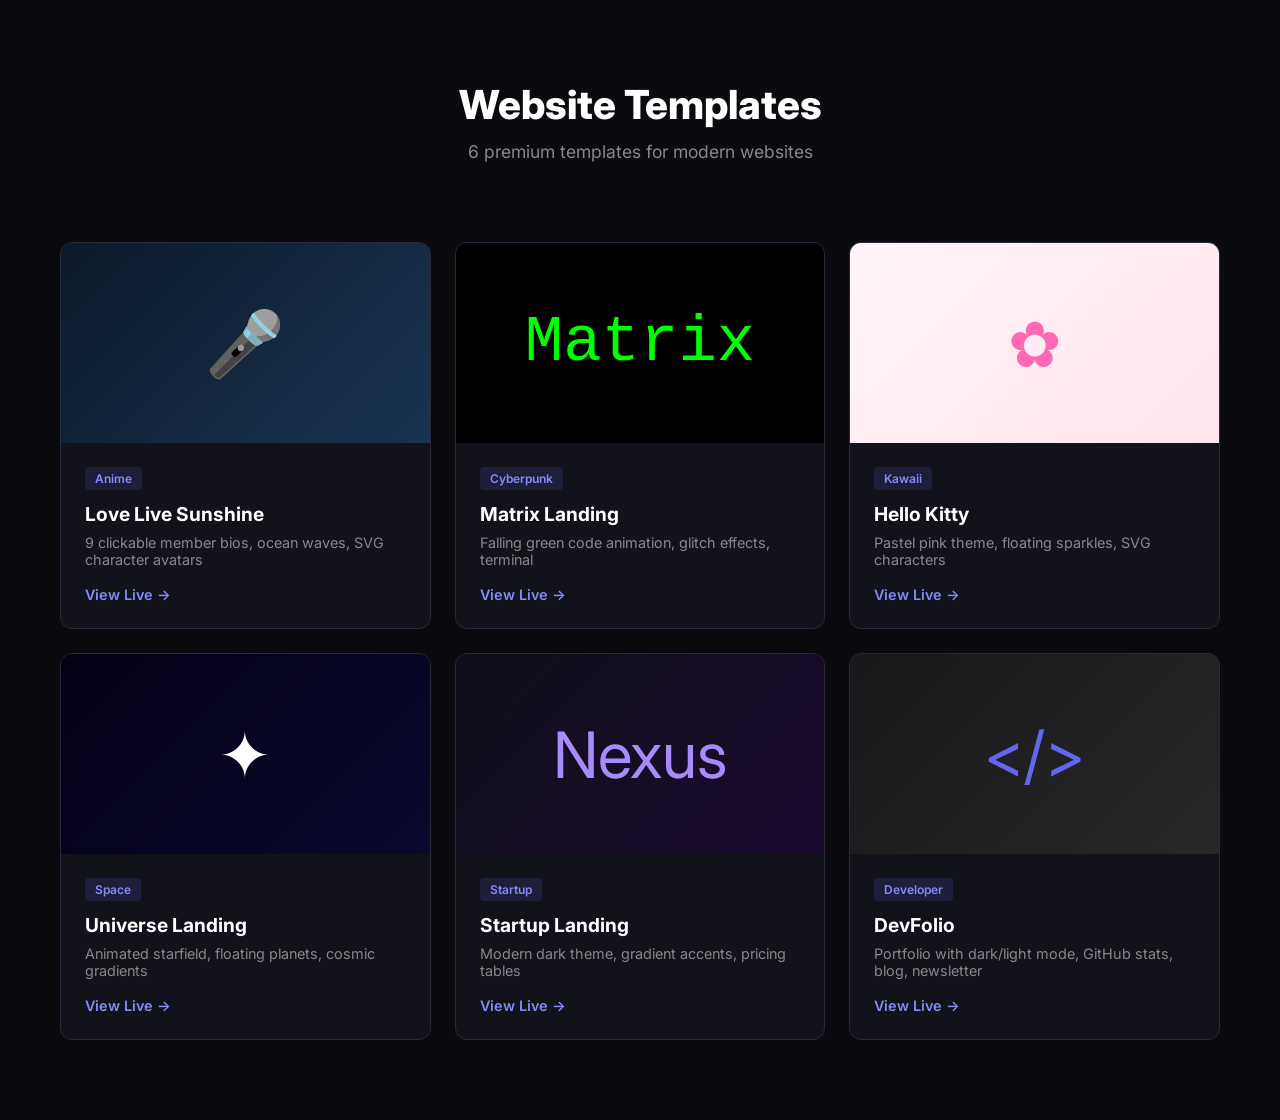
<file: index.html>
<!DOCTYPE html>
<html lang="en">
<head>
    <meta charset="UTF-8">
    <meta name="viewport" content="width=device-width, initial-scale=1.0">
    <title>Website Templates Collection</title>
    <link href="https://fonts.googleapis.com/css2?family=Inter:wght@400;500;600;700;800&display=swap" rel="stylesheet">
    <style>
        * { margin: 0; padding: 0; box-sizing: border-box; }
        body { font-family: 'Inter', sans-serif; background: #0a0a0f; color: #fff; }
        .header { text-align: center; padding: 80px 20px 40px; }
        .header h1 { font-size: 2.5rem; font-weight: 800; margin-bottom: 12px; }
        .header p { color: #888; font-size: 1.1rem; }
        .grid { display: grid; grid-template-columns: repeat(auto-fill, minmax(350px, 1fr)); gap: 24px; max-width: 1200px; margin: 0 auto; padding: 40px 20px 80px; }
        .card { background: #12121a; border: 1px solid #2a2a3a; border-radius: 12px; overflow: hidden; transition: all 0.3s; }
        .card:hover { transform: translateY(-5px); border-color: #6366f1; box-shadow: 0 20px 40px rgba(99,102,241,0.2); }
        .card-preview { height: 200px; display: flex; align-items: center; justify-content: center; font-size: 4rem; }
        .card-body { padding: 24px; }
        .card-tag { display: inline-block; padding: 4px 10px; background: rgba(99,102,241,0.15); color: #818cf8; font-size: 0.75rem; font-weight: 600; border-radius: 4px; margin-bottom: 12px; }
        .card h3 { font-size: 1.2rem; margin-bottom: 8px; }
        .card p { color: #888; font-size: 0.9rem; margin-bottom: 16px; }
        .card-link { display: inline-flex; align-items: center; gap: 8px; color: #818cf8; text-decoration: none; font-weight: 600; font-size: 0.9rem; }
        .card-link:hover { color: #a5b4fc; }
        .preview-sinnoh { background: linear-gradient(135deg, #1a1a2e, #0a0f1a); }
        .preview-startup { background: linear-gradient(135deg, #0f0f1a, #1a0a2e); }
        .preview-matrix { background: #000; color: #0f0; font-family: monospace; }
        .preview-hellokitty { background: linear-gradient(135deg, #fff5f9, #ffe4ec); }
        .preview-universe { background: linear-gradient(135deg, #030014, #0a0a2e); }
        .preview-lovelive { background: linear-gradient(135deg, #0c1929, #1a3350); }
    </style>
</head>
<body>
    <div class="header">
        <h1>Website Templates</h1>
        <p>6 premium templates for modern websites</p>
    </div>
    <div class="grid">
        <div class="card">
            <div class="card-preview preview-lovelive">🎤</div>
            <div class="card-body">
                <span class="card-tag">Anime</span>
                <h3>Love Live Sunshine</h3>
                <p>9 clickable member bios, ocean waves, SVG character avatars</p>
                <a href="https://shgfx10.github.io/templates/lovelive-landing/" class="card-link">View Live →</a>
            </div>
        </div>
        <div class="card">
            <div class="card-preview preview-matrix">Matrix</div>
            <div class="card-body">
                <span class="card-tag">Cyberpunk</span>
                <h3>Matrix Landing</h3>
                <p>Falling green code animation, glitch effects, terminal</p>
                <a href="https://shgfx10.github.io/templates/matrix-landing/" class="card-link">View Live →</a>
            </div>
        </div>
        <div class="card">
            <div class="card-preview preview-hellokitty" style="color:#ff69b4;">✿</div>
            <div class="card-body">
                <span class="card-tag">Kawaii</span>
                <h3>Hello Kitty</h3>
                <p>Pastel pink theme, floating sparkles, SVG characters</p>
                <a href="https://shgfx10.github.io/templates/hello-kitty-landing/" class="card-link">View Live →</a>
            </div>
        </div>
        <div class="card">
            <div class="card-preview preview-universe">✦</div>
            <div class="card-body">
                <span class="card-tag">Space</span>
                <h3>Universe Landing</h3>
                <p>Animated starfield, floating planets, cosmic gradients</p>
                <a href="https://shgfx10.github.io/templates/universe-landing/" class="card-link">View Live →</a>
            </div>
        </div>
        <div class="card">
            <div class="card-preview preview-startup" style="color:#a78bfa;">Nexus</div>
            <div class="card-body">
                <span class="card-tag">Startup</span>
                <h3>Startup Landing</h3>
                <p>Modern dark theme, gradient accents, pricing tables</p>
                <a href="https://shgfx10.github.io/templates/startup-landing/" class="card-link">View Live →</a>
            </div>
        </div>
        <div class="card">
            <div class="card-preview" style="background: linear-gradient(135deg, #18181b, #27272a); color: #6366f1;">&lt;/&gt;</div>
            <div class="card-body">
                <span class="card-tag">Developer</span>
                <h3>DevFolio</h3>
                <p>Portfolio with dark/light mode, GitHub stats, blog, newsletter</p>
                <a href="https://shgfx10.github.io/templates/devfolio-landing/" class="card-link">View Live →</a>
            </div>
        </div>
    </div>
</body>
</html>
</file>
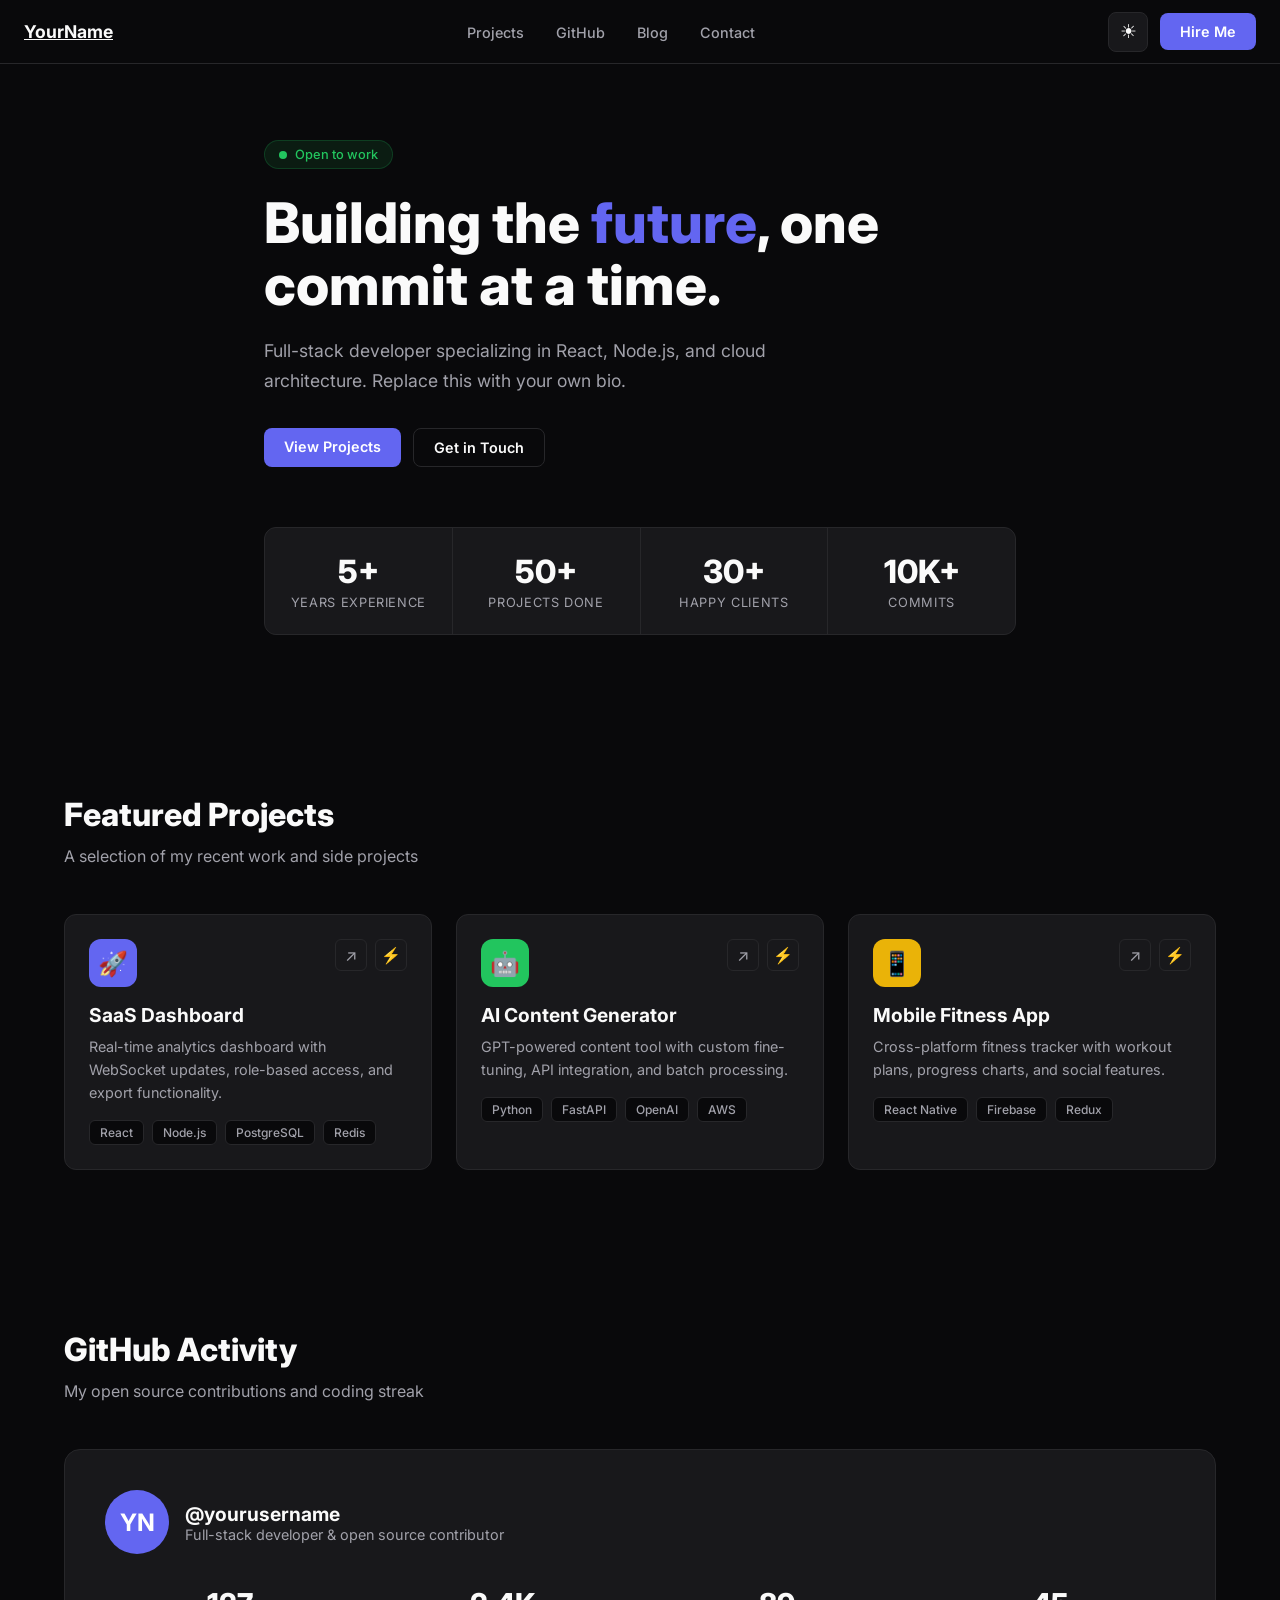
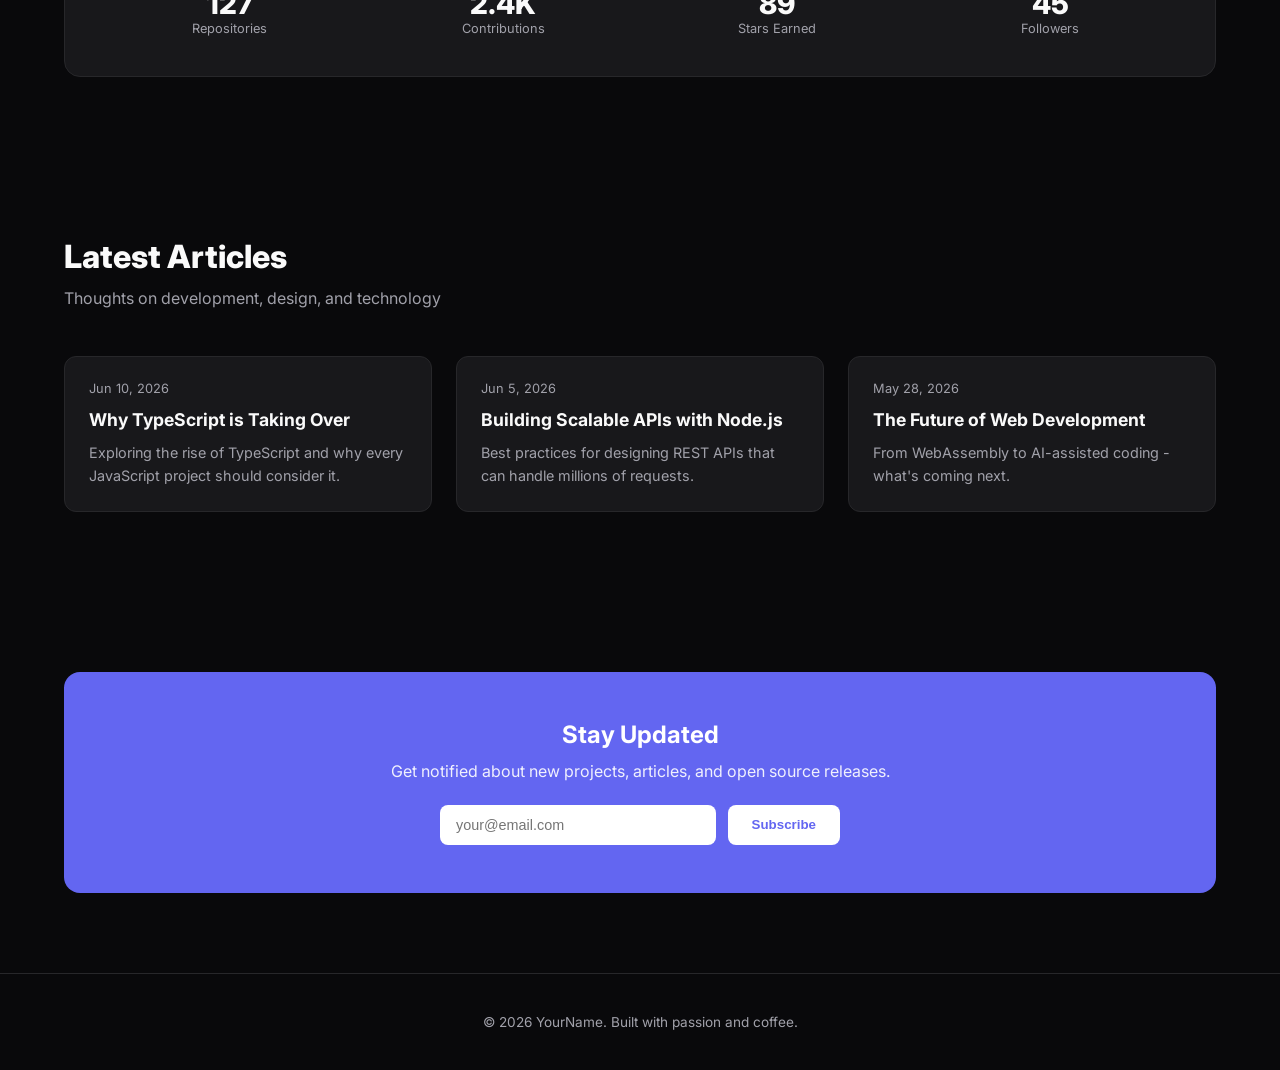
<file: devfolio-landing/index.html>
<!DOCTYPE html>
<html lang="en">
<head>
    <meta charset="UTF-8">
    <meta name="viewport" content="width=device-width, initial-scale=1.0">
    <title>DevFolio — Developer Portfolio Template</title>
    <link href="https://fonts.googleapis.com/css2?family=Inter:wght@400;500;600;700;800&family=JetBrains+Mono:wght@400;500&display=swap" rel="stylesheet">
    <style>
        :root {
            --bg: #09090b;
            --surface: #18181b;
            --surface-hover: #27272a;
            --border: #27272a;
            --text: #fafafa;
            --text-muted: #a1a1aa;
            --primary: #6366f1;
            --primary-light: #818cf8;
            --green: #22c55e;
            --yellow: #eab308;
        }

        .light {
            --bg: #ffffff;
            --surface: #f4f4f5;
            --surface-hover: #e4e4e7;
            --border: #e4e4e7;
            --text: #18181b;
            --text-muted: #71717a;
        }

        * { margin: 0; padding: 0; box-sizing: border-box; }
        html { scroll-behavior: smooth; }

        body {
            font-family: 'Inter', sans-serif;
            background: var(--bg);
            color: var(--text);
            transition: all 0.3s;
        }

        /* NAV */
        nav {
            position: fixed;
            top: 0;
            left: 0;
            right: 0;
            height: 64px;
            background: var(--bg);
            border-bottom: 1px solid var(--border);
            display: flex;
            align-items: center;
            justify-content: space-between;
            padding: 0 24px;
            z-index: 100;
            backdrop-filter: blur(12px);
        }

        .nav-logo {
            font-weight: 700;
            font-size: 1.1rem;
            color: var(--text);
        }

        .nav-links {
            display: flex;
            gap: 32px;
            list-style: none;
        }

        .nav-links a {
            color: var(--text-muted);
            text-decoration: none;
            font-size: 0.9rem;
            font-weight: 500;
            transition: color 0.2s;
        }

        .nav-links a:hover { color: var(--text); }

        .nav-actions {
            display: flex;
            gap: 12px;
            align-items: center;
        }

        .theme-toggle {
            width: 40px;
            height: 40px;
            border-radius: 8px;
            border: 1px solid var(--border);
            background: var(--surface);
            color: var(--text);
            cursor: pointer;
            display: flex;
            align-items: center;
            justify-content: center;
            font-size: 1.2rem;
            transition: all 0.2s;
        }

        .theme-toggle:hover {
            border-color: var(--primary);
            background: var(--surface-hover);
        }

        .btn-primary {
            background: var(--primary);
            color: white;
            padding: 10px 20px;
            border-radius: 8px;
            font-weight: 600;
            font-size: 0.9rem;
            text-decoration: none;
            transition: all 0.2s;
        }

        .btn-primary:hover {
            background: var(--primary-light);
            transform: translateY(-1px);
        }

        .btn-outline {
            border: 1px solid var(--border);
            color: var(--text);
            padding: 10px 20px;
            border-radius: 8px;
            font-weight: 600;
            font-size: 0.9rem;
            text-decoration: none;
            transition: all 0.2s;
        }

        .btn-outline:hover {
            border-color: var(--primary);
            color: var(--primary);
        }

        /* HERO */
        .hero {
            padding: 140px 24px 80px;
            max-width: 800px;
            margin: 0 auto;
        }

        .hero-badge {
            display: inline-flex;
            align-items: center;
            gap: 8px;
            padding: 6px 14px;
            background: rgba(34, 197, 94, 0.1);
            border: 1px solid rgba(34, 197, 94, 0.2);
            border-radius: 20px;
            font-size: 0.8rem;
            font-weight: 500;
            color: var(--green);
            margin-bottom: 24px;
        }

        .hero-badge::before {
            content: '';
            width: 8px;
            height: 8px;
            background: var(--green);
            border-radius: 50%;
            animation: pulse 2s infinite;
        }

        @keyframes pulse {
            0%, 100% { opacity: 1; }
            50% { opacity: 0.5; }
        }

        .hero h1 {
            font-size: 3.5rem;
            font-weight: 800;
            line-height: 1.1;
            margin-bottom: 20px;
        }

        .hero h1 span { color: var(--primary); }

        .hero p {
            font-size: 1.1rem;
            color: var(--text-muted);
            line-height: 1.7;
            margin-bottom: 32px;
            max-width: 600px;
        }

        .hero-buttons {
            display: flex;
            gap: 12px;
            flex-wrap: wrap;
        }

        /* STATS */
        .stats {
            display: grid;
            grid-template-columns: repeat(4, 1fr);
            gap: 1px;
            background: var(--border);
            border: 1px solid var(--border);
            border-radius: 12px;
            overflow: hidden;
            margin-top: 60px;
        }

        .stat {
            background: var(--surface);
            padding: 24px;
            text-align: center;
        }

        .stat-value {
            font-size: 2rem;
            font-weight: 800;
            color: var(--text);
            margin-bottom: 4px;
        }

        .stat-label {
            font-size: 0.8rem;
            color: var(--text-muted);
            text-transform: uppercase;
            letter-spacing: 0.05em;
        }

        /* SECTION */
        section {
            padding: 80px 24px;
            max-width: 1200px;
            margin: 0 auto;
        }

        .section-header {
            margin-bottom: 48px;
        }

        .section-header h2 {
            font-size: 2rem;
            font-weight: 800;
            margin-bottom: 12px;
        }

        .section-header p {
            color: var(--text-muted);
            font-size: 1rem;
        }

        /* PROJECTS */
        .projects-grid {
            display: grid;
            grid-template-columns: repeat(auto-fill, minmax(350px, 1fr));
            gap: 24px;
        }

        .project-card {
            background: var(--surface);
            border: 1px solid var(--border);
            border-radius: 12px;
            padding: 24px;
            transition: all 0.3s;
            cursor: pointer;
        }

        .project-card:hover {
            border-color: var(--primary);
            transform: translateY(-4px);
            box-shadow: 0 20px 40px rgba(0,0,0,0.1);
        }

        .project-header {
            display: flex;
            justify-content: space-between;
            align-items: start;
            margin-bottom: 16px;
        }

        .project-icon {
            width: 48px;
            height: 48px;
            background: var(--primary);
            border-radius: 12px;
            display: flex;
            align-items: center;
            justify-content: center;
            font-size: 1.5rem;
        }

        .project-links {
            display: flex;
            gap: 8px;
        }

        .project-link {
            width: 32px;
            height: 32px;
            border-radius: 6px;
            border: 1px solid var(--border);
            display: flex;
            align-items: center;
            justify-content: center;
            color: var(--text-muted);
            text-decoration: none;
            transition: all 0.2s;
        }

        .project-link:hover {
            border-color: var(--primary);
            color: var(--primary);
        }

        .project-card h3 {
            font-size: 1.2rem;
            font-weight: 700;
            margin-bottom: 8px;
        }

        .project-card p {
            color: var(--text-muted);
            font-size: 0.9rem;
            line-height: 1.6;
            margin-bottom: 16px;
        }

        .project-tags {
            display: flex;
            flex-wrap: wrap;
            gap: 8px;
        }

        .tag {
            padding: 4px 10px;
            background: var(--bg);
            border: 1px solid var(--border);
            border-radius: 6px;
            font-size: 0.75rem;
            font-weight: 500;
            color: var(--text-muted);
        }

        /* GITHUB STATS */
        .github-section {
            background: var(--surface);
            border: 1px solid var(--border);
            border-radius: 16px;
            padding: 40px;
        }

        .github-header {
            display: flex;
            align-items: center;
            gap: 16px;
            margin-bottom: 32px;
        }

        .github-avatar {
            width: 64px;
            height: 64px;
            border-radius: 50%;
            background: var(--primary);
            display: flex;
            align-items: center;
            justify-content: center;
            font-size: 1.5rem;
            font-weight: 700;
            color: white;
        }

        .github-info h3 {
            font-size: 1.2rem;
            font-weight: 700;
        }

        .github-info p {
            color: var(--text-muted);
            font-size: 0.9rem;
        }

        .github-stats {
            display: grid;
            grid-template-columns: repeat(4, 1fr);
            gap: 24px;
        }

        .gh-stat {
            text-align: center;
        }

        .gh-stat-value {
            font-size: 1.8rem;
            font-weight: 800;
            color: var(--text);
        }

        .gh-stat-label {
            font-size: 0.8rem;
            color: var(--text-muted);
        }

        /* BLOG */
        .blog-grid {
            display: grid;
            grid-template-columns: repeat(auto-fill, minmax(300px, 1fr));
            gap: 24px;
        }

        .blog-card {
            background: var(--surface);
            border: 1px solid var(--border);
            border-radius: 12px;
            padding: 24px;
            transition: all 0.3s;
            cursor: pointer;
        }

        .blog-card:hover {
            border-color: var(--primary);
            transform: translateY(-4px);
        }

        .blog-date {
            font-size: 0.8rem;
            color: var(--text-muted);
            margin-bottom: 12px;
        }

        .blog-card h3 {
            font-size: 1.1rem;
            font-weight: 700;
            margin-bottom: 8px;
            line-height: 1.4;
        }

        .blog-card p {
            color: var(--text-muted);
            font-size: 0.9rem;
            line-height: 1.6;
        }

        /* NEWSLETTER */
        .newsletter {
            background: var(--primary);
            border-radius: 16px;
            padding: 48px;
            text-align: center;
            color: white;
        }

        .newsletter h3 {
            font-size: 1.5rem;
            font-weight: 700;
            margin-bottom: 12px;
        }

        .newsletter p {
            opacity: 0.9;
            margin-bottom: 24px;
        }

        .newsletter-form {
            display: flex;
            gap: 12px;
            max-width: 400px;
            margin: 0 auto;
        }

        .newsletter-input {
            flex: 1;
            padding: 12px 16px;
            border: none;
            border-radius: 8px;
            font-size: 0.9rem;
            outline: none;
        }

        .newsletter-btn {
            padding: 12px 24px;
            background: white;
            color: var(--primary);
            border: none;
            border-radius: 8px;
            font-weight: 600;
            cursor: pointer;
            transition: all 0.2s;
        }

        .newsletter-btn:hover {
            transform: translateY(-1px);
        }

        /* FOOTER */
        footer {
            padding: 40px 24px;
            border-top: 1px solid var(--border);
            text-align: center;
        }

        footer p {
            color: var(--text-muted);
            font-size: 0.85rem;
        }

        /* RESPONSIVE */
        @media (max-width: 768px) {
            .hero h1 { font-size: 2.5rem; }
            .stats { grid-template-columns: repeat(2, 1fr); }
            .github-stats { grid-template-columns: repeat(2, 1fr); }
            .nav-links { display: none; }
            .newsletter-form { flex-direction: column; }
        }
    </style>
</head>
<body>
    <!-- NAV -->
    <nav>
        <a href="#" class="nav-logo">YourName</a>
        <ul class="nav-links">
            <li><a href="#projects">Projects</a></li>
            <li><a href="#github">GitHub</a></li>
            <li><a href="#blog">Blog</a></li>
            <li><a href="#contact">Contact</a></li>
        </ul>
        <div class="nav-actions">
            <button class="theme-toggle" onclick="toggleTheme()">☀</button>
            <a href="#contact" class="btn-primary">Hire Me</a>
        </div>
    </nav>

    <!-- HERO -->
    <section class="hero">
        <div class="hero-badge">Open to work</div>
        <h1>Building the <span>future</span>, one commit at a time.</h1>
        <p>Full-stack developer specializing in React, Node.js, and cloud architecture. Replace this with your own bio.</p>
        <div class="hero-buttons">
            <a href="#projects" class="btn-primary">View Projects</a>
            <a href="#contact" class="btn-outline">Get in Touch</a>
        </div>
        <div class="stats">
            <div class="stat">
                <div class="stat-value">5+</div>
                <div class="stat-label">Years Experience</div>
            </div>
            <div class="stat">
                <div class="stat-value">50+</div>
                <div class="stat-label">Projects Done</div>
            </div>
            <div class="stat">
                <div class="stat-value">30+</div>
                <div class="stat-label">Happy Clients</div>
            </div>
            <div class="stat">
                <div class="stat-value">10K+</div>
                <div class="stat-label">Commits</div>
            </div>
        </div>
    </section>

    <!-- PROJECTS -->
    <section id="projects">
        <div class="section-header">
            <h2>Featured Projects</h2>
            <p>A selection of my recent work and side projects</p>
        </div>
        <div class="projects-grid">
            <div class="project-card">
                <div class="project-header">
                    <div class="project-icon">🚀</div>
                    <div class="project-links">
                        <a href="#" class="project-link">↗</a>
                        <a href="#" class="project-link">⚡</a>
                    </div>
                </div>
                <h3>SaaS Dashboard</h3>
                <p>Real-time analytics dashboard with WebSocket updates, role-based access, and export functionality.</p>
                <div class="project-tags">
                    <span class="tag">React</span>
                    <span class="tag">Node.js</span>
                    <span class="tag">PostgreSQL</span>
                    <span class="tag">Redis</span>
                </div>
            </div>
            <div class="project-card">
                <div class="project-header">
                    <div class="project-icon" style="background: #22c55e;">🤖</div>
                    <div class="project-links">
                        <a href="#" class="project-link">↗</a>
                        <a href="#" class="project-link">⚡</a>
                    </div>
                </div>
                <h3>AI Content Generator</h3>
                <p>GPT-powered content tool with custom fine-tuning, API integration, and batch processing.</p>
                <div class="project-tags">
                    <span class="tag">Python</span>
                    <span class="tag">FastAPI</span>
                    <span class="tag">OpenAI</span>
                    <span class="tag">AWS</span>
                </div>
            </div>
            <div class="project-card">
                <div class="project-header">
                    <div class="project-icon" style="background: #eab308;">📱</div>
                    <div class="project-links">
                        <a href="#" class="project-link">↗</a>
                        <a href="#" class="project-link">⚡</a>
                    </div>
                </div>
                <h3>Mobile Fitness App</h3>
                <p>Cross-platform fitness tracker with workout plans, progress charts, and social features.</p>
                <div class="project-tags">
                    <span class="tag">React Native</span>
                    <span class="tag">Firebase</span>
                    <span class="tag">Redux</span>
                </div>
            </div>
        </div>
    </section>

    <!-- GITHUB -->
    <section id="github">
        <div class="section-header">
            <h2>GitHub Activity</h2>
            <p>My open source contributions and coding streak</p>
        </div>
        <div class="github-section">
            <div class="github-header">
                <div class="github-avatar">YN</div>
                <div class="github-info">
                    <h3>@yourusername</h3>
                    <p>Full-stack developer & open source contributor</p>
                </div>
            </div>
            <div class="github-stats">
                <div class="gh-stat">
                    <div class="gh-stat-value">127</div>
                    <div class="gh-stat-label">Repositories</div>
                </div>
                <div class="gh-stat">
                    <div class="gh-stat-value">2.4K</div>
                    <div class="gh-stat-label">Contributions</div>
                </div>
                <div class="gh-stat">
                    <div class="gh-stat-value">89</div>
                    <div class="gh-stat-label">Stars Earned</div>
                </div>
                <div class="gh-stat">
                    <div class="gh-stat-value">45</div>
                    <div class="gh-stat-label">Followers</div>
                </div>
            </div>
        </div>
    </section>

    <!-- BLOG -->
    <section id="blog">
        <div class="section-header">
            <h2>Latest Articles</h2>
            <p>Thoughts on development, design, and technology</p>
        </div>
        <div class="blog-grid">
            <div class="blog-card">
                <div class="blog-date">Jun 10, 2026</div>
                <h3>Why TypeScript is Taking Over</h3>
                <p>Exploring the rise of TypeScript and why every JavaScript project should consider it.</p>
            </div>
            <div class="blog-card">
                <div class="blog-date">Jun 5, 2026</div>
                <h3>Building Scalable APIs with Node.js</h3>
                <p>Best practices for designing REST APIs that can handle millions of requests.</p>
            </div>
            <div class="blog-card">
                <div class="blog-date">May 28, 2026</div>
                <h3>The Future of Web Development</h3>
                <p>From WebAssembly to AI-assisted coding - what's coming next.</p>
            </div>
        </div>
    </section>

    <!-- NEWSLETTER -->
    <section id="contact">
        <div class="newsletter">
            <h3>Stay Updated</h3>
            <p>Get notified about new projects, articles, and open source releases.</p>
            <div class="newsletter-form">
                <input type="email" placeholder="your@email.com" class="newsletter-input">
                <button class="newsletter-btn">Subscribe</button>
            </div>
        </div>
    </section>

    <!-- FOOTER -->
    <footer>
        <p>© 2026 YourName. Built with passion and coffee.</p>
    </footer>

    <script>
        function toggleTheme() {
            document.body.classList.toggle('light');
            const btn = document.querySelector('.theme-toggle');
            btn.textContent = document.body.classList.contains('light') ? '☾' : '☀';
        }
    </script>
</body>
</html>
</file>
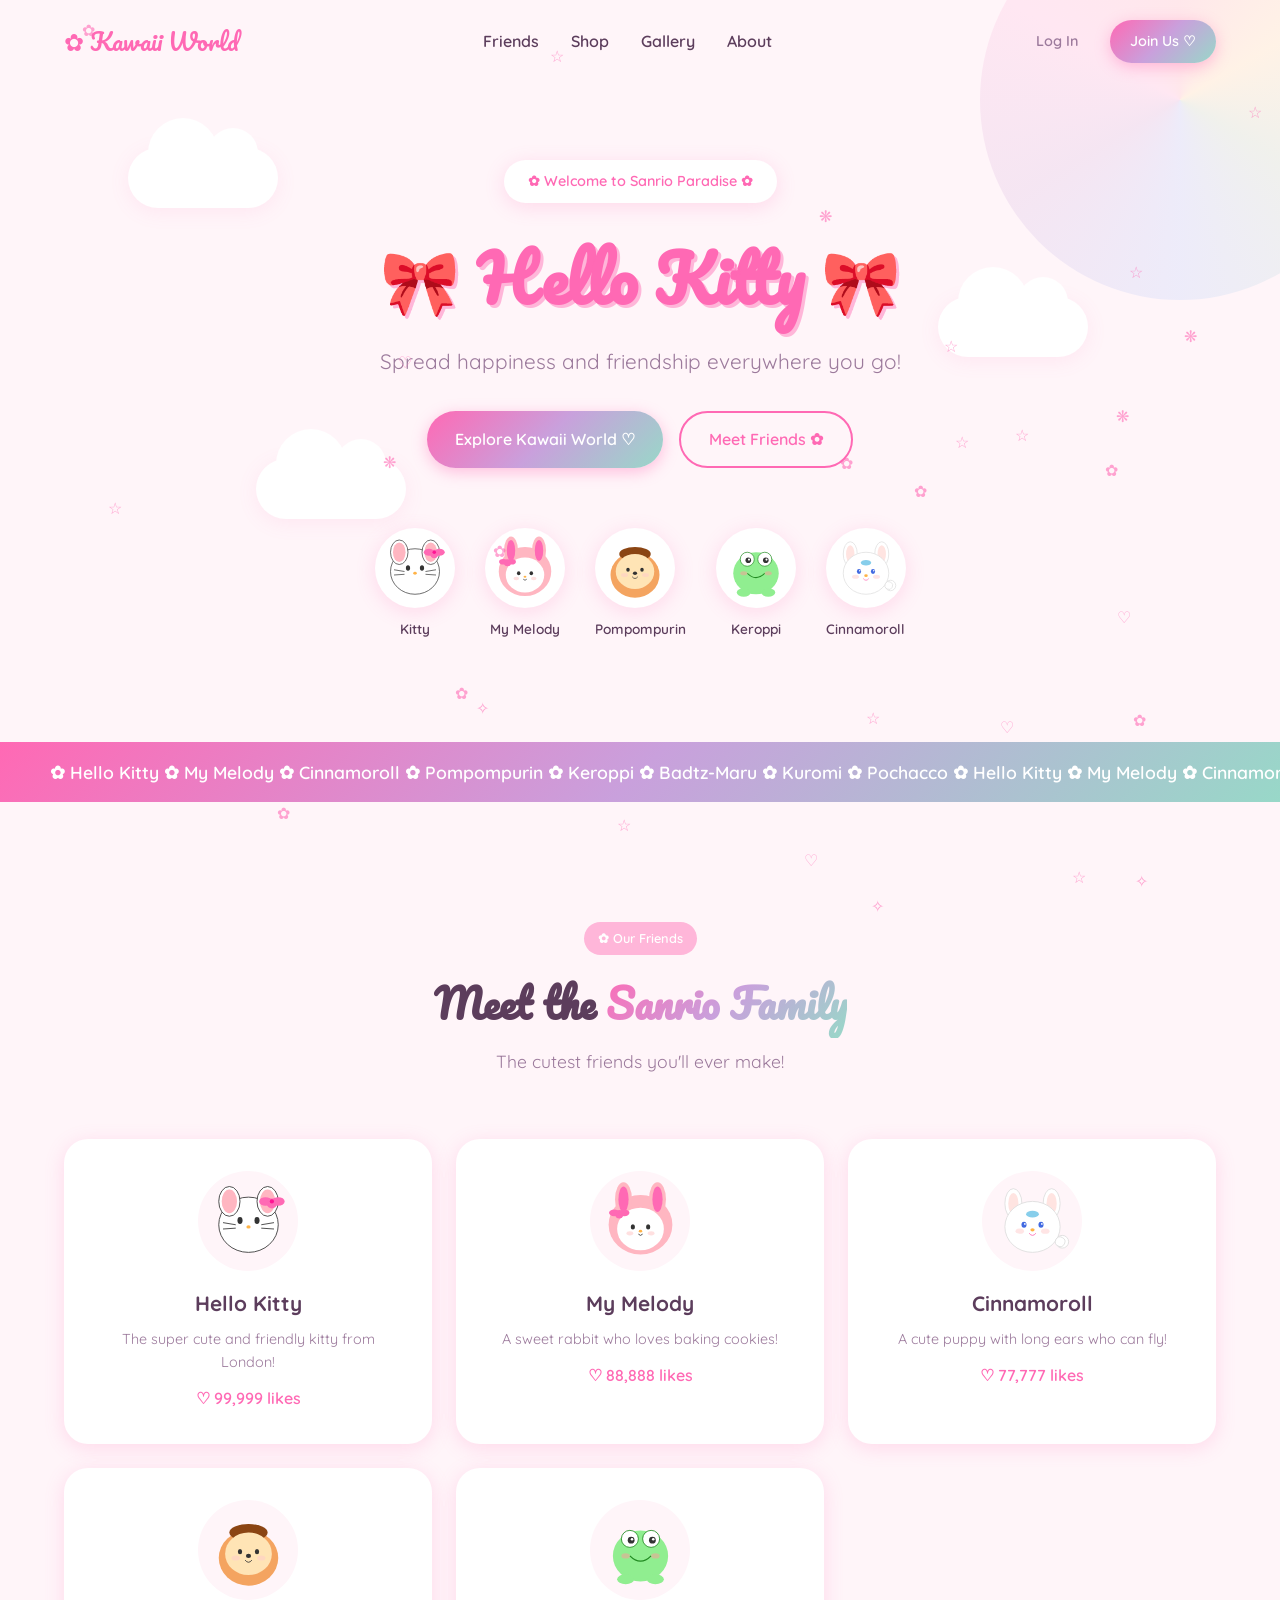
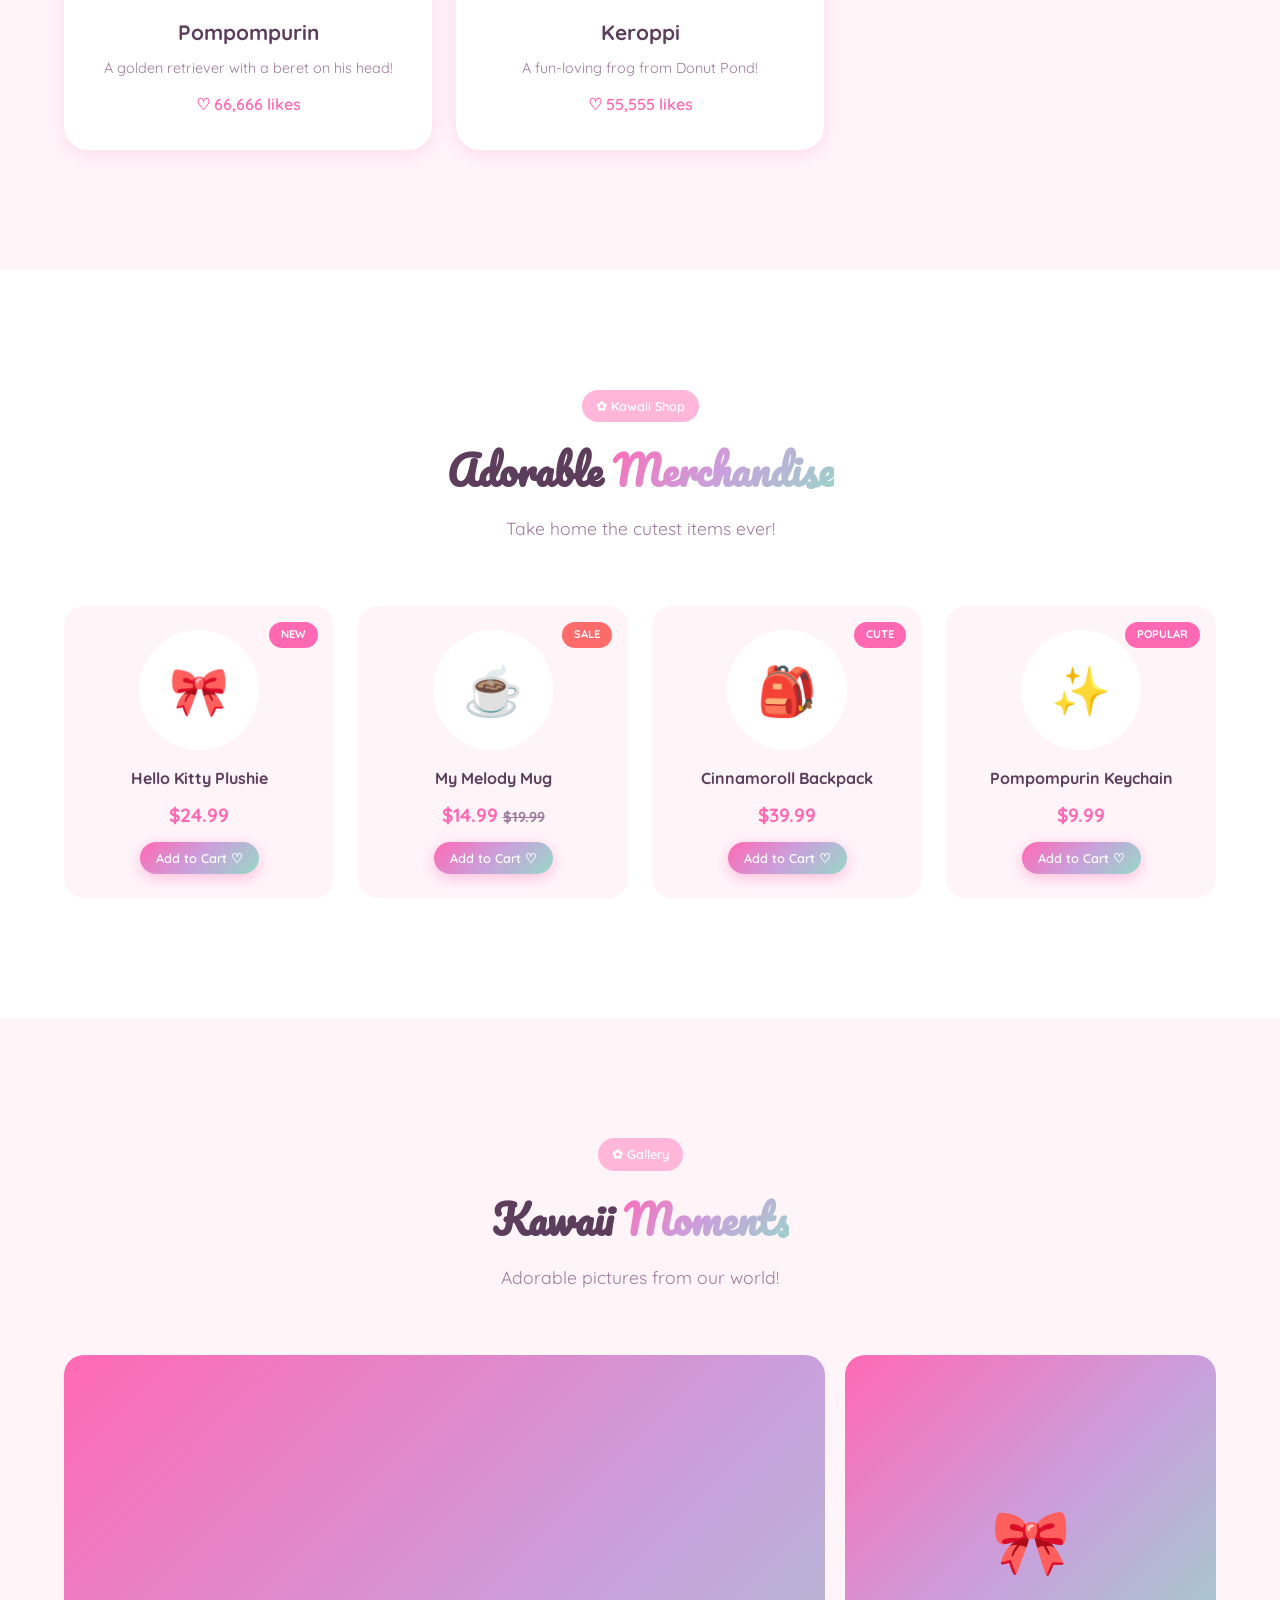
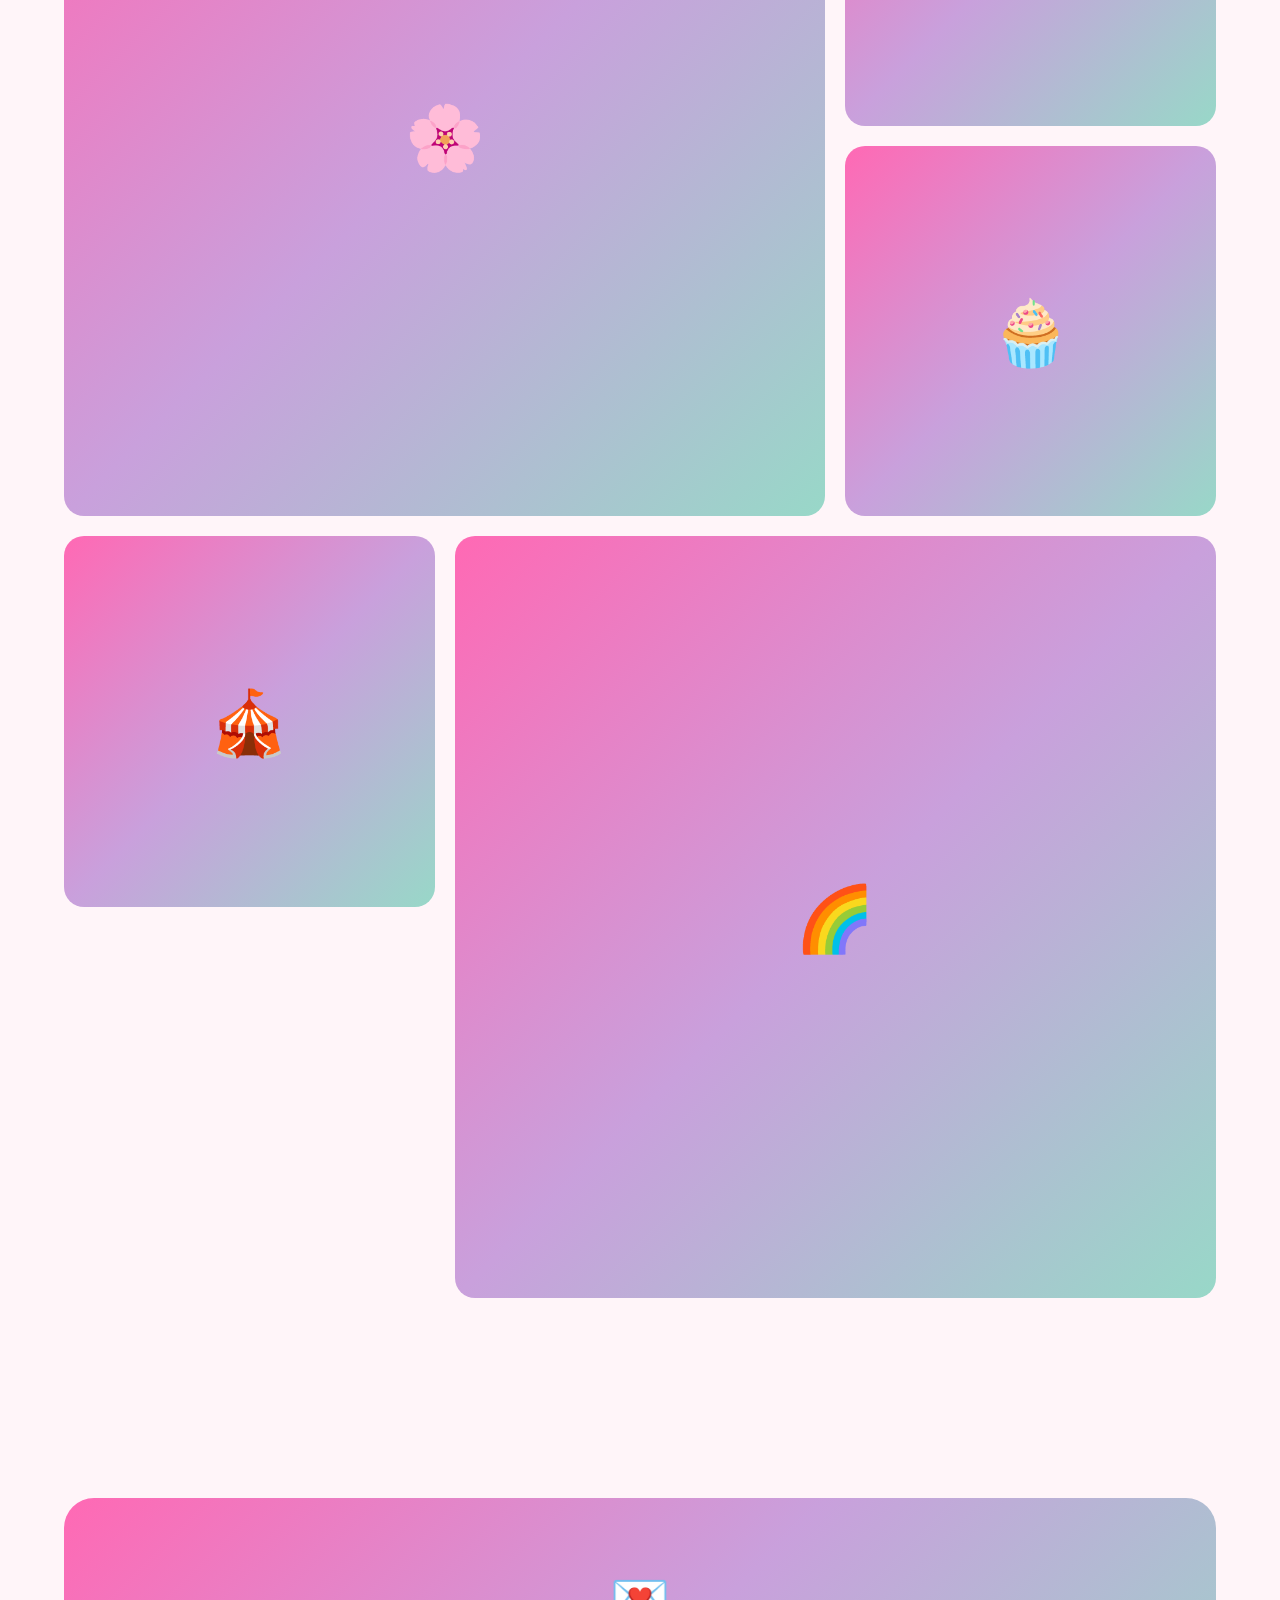
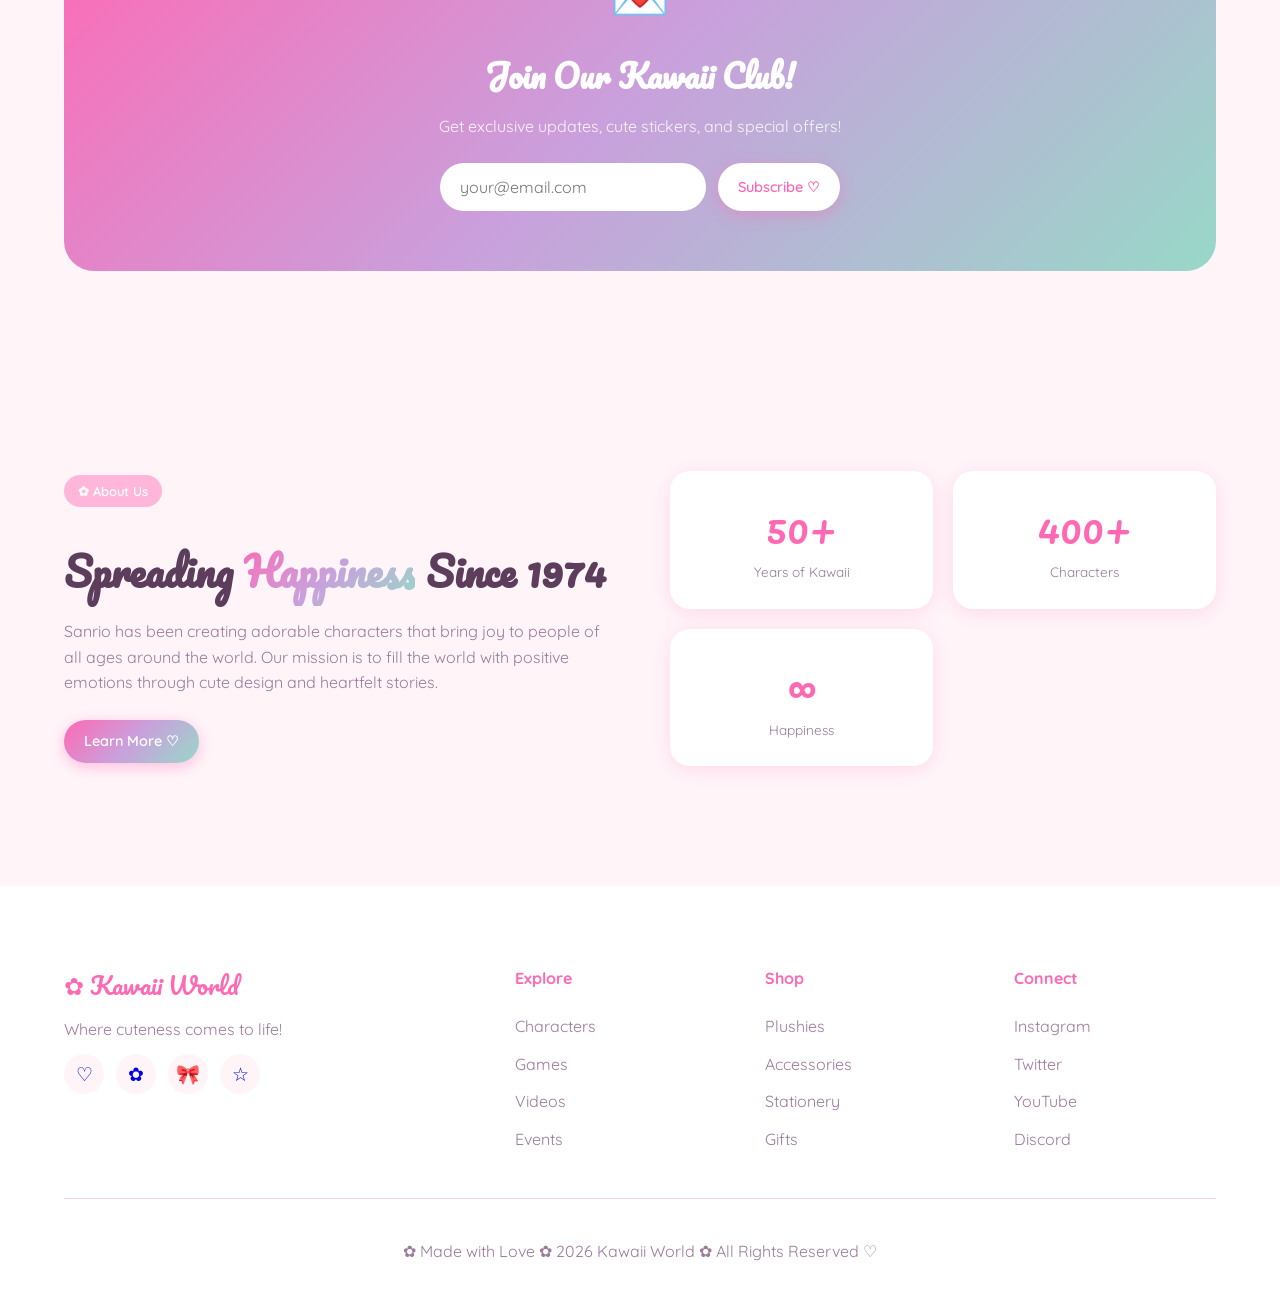
<file: hello-kitty-landing/index.html>
<!DOCTYPE html>
<html lang="en">
<head>
    <meta charset="UTF-8">
    <meta name="viewport" content="width=device-width, initial-scale=1.0">
    <title>Kawaii World ✿ Sanrio Paradise</title>
    <link rel="stylesheet" href="style.css">
    <link href="https://fonts.googleapis.com/css2?family=Quicksand:wght@400;500;600;700&family=Pacifico&display=swap" rel="stylesheet">
</head>
<body>
    <div class="sparkles" id="sparkles"></div>
    <div class="floating-bows" id="bows"></div>

    <nav class="navbar">
        <div class="container nav-container">
            <a href="#" class="logo">✿ Kawaii World</a>
            <ul class="nav-links">
                <li><a href="#friends">Friends</a></li>
                <li><a href="#shop">Shop</a></li>
                <li><a href="#gallery">Gallery</a></li>
                <li><a href="#about">About</a></li>
            </ul>
            <div class="nav-actions">
                <a href="#" class="btn btn-ghost">Log In</a>
                <a href="#" class="btn btn-primary">Join Us ♡</a>
            </div>
        </div>
    </nav>

    <section class="hero">
        <div class="hero-bg">
            <div class="kawaii-cloud cloud-1"></div>
            <div class="kawaii-cloud cloud-2"></div>
            <div class="kawaii-cloud cloud-3"></div>
            <div class="rainbow"></div>
        </div>
        <div class="container hero-content">
            <div class="hero-badge">✿ Welcome to Sanrio Paradise ✿</div>
            <h1 class="hero-title">
                <span class="wave">🎀</span>
                Hello Kitty
                <span class="wave">🎀</span>
            </h1>
            <p class="hero-subtitle">Spread happiness and friendship everywhere you go!</p>
            <div class="hero-actions">
                <a href="#" class="btn btn-primary btn-lg">Explore Kawaii World ♡</a>
                <a href="#" class="btn btn-outline btn-lg">Meet Friends ✿</a>
            </div>
            <div class="hero-characters">
                <div class="character" style="--delay: 0s">
                    <div class="char-img"><img src="hello-kitty.svg" alt="Hello Kitty"></div>
                    <span>Kitty</span>
                </div>
                <div class="character" style="--delay: 0.2s">
                    <div class="char-img"><img src="my-melody.svg" alt="My Melody"></div>
                    <span>My Melody</span>
                </div>
                <div class="character" style="--delay: 0.4s">
                    <div class="char-img"><img src="pompompurin.svg" alt="Pompompurin"></div>
                    <span>Pompompurin</span>
                </div>
                <div class="character" style="--delay: 0.6s">
                    <div class="char-img"><img src="keroppi.svg" alt="Keroppi"></div>
                    <span>Keroppi</span>
                </div>
                <div class="character" style="--delay: 0.8s">
                    <div class="char-img"><img src="cinnamoroll.svg" alt="Cinnamoroll"></div>
                    <span>Cinnamoroll</span>
                </div>
            </div>
        </div>
    </section>

    <section class="banner">
        <div class="marquee">
            <span>✿ Hello Kitty ✿ My Melody ✿ Cinnamoroll ✿ Pompompurin ✿ Keroppi ✿ Badtz-Maru ✿ Kuromi ✿ Pochacco ✿ Hello Kitty ✿ My Melody ✿ Cinnamoroll ✿ Pompompurin ✿</span>
        </div>
    </section>

    <section id="friends" class="friends">
        <div class="container">
            <div class="section-header">
                <span class="section-badge">✿ Our Friends</span>
                <h2>Meet the <span class="gradient-text">Sanrio Family</span></h2>
                <p>The cutest friends you'll ever make!</p>
            </div>
            <div class="friends-grid">
                <div class="friend-card">
                    <div class="friend-img"><img src="hello-kitty.svg" alt="Hello Kitty"></div>
                    <h3>Hello Kitty</h3>
                    <p>The super cute and friendly kitty from London!</p>
                    <div class="friend-likes">♡ 99,999 likes</div>
                </div>
                <div class="friend-card">
                    <div class="friend-img"><img src="my-melody.svg" alt="My Melody"></div>
                    <h3>My Melody</h3>
                    <p>A sweet rabbit who loves baking cookies!</p>
                    <div class="friend-likes">♡ 88,888 likes</div>
                </div>
                <div class="friend-card">
                    <div class="friend-img"><img src="cinnamoroll.svg" alt="Cinnamoroll"></div>
                    <h3>Cinnamoroll</h3>
                    <p>A cute puppy with long ears who can fly!</p>
                    <div class="friend-likes">♡ 77,777 likes</div>
                </div>
                <div class="friend-card">
                    <div class="friend-img"><img src="pompompurin.svg" alt="Pompompurin"></div>
                    <h3>Pompompurin</h3>
                    <p>A golden retriever with a beret on his head!</p>
                    <div class="friend-likes">♡ 66,666 likes</div>
                </div>
                <div class="friend-card">
                    <div class="friend-img"><img src="keroppi.svg" alt="Keroppi"></div>
                    <h3>Keroppi</h3>
                    <p>A fun-loving frog from Donut Pond!</p>
                    <div class="friend-likes">♡ 55,555 likes</div>
                </div>
            </div>
        </div>
    </section>

    <section id="shop" class="shop">
        <div class="container">
            <div class="section-header">
                <span class="section-badge">✿ Kawaii Shop</span>
                <h2>Adorable <span class="gradient-text">Merchandise</span></h2>
                <p>Take home the cutest items ever!</p>
            </div>
            <div class="shop-grid">
                <div class="shop-card">
                    <div class="shop-img">🎀</div>
                    <div class="shop-tag">NEW</div>
                    <h3>Hello Kitty Plushie</h3>
                    <div class="shop-price">$24.99</div>
                    <button class="btn btn-primary btn-sm">Add to Cart ♡</button>
                </div>
                <div class="shop-card">
                    <div class="shop-img">☕</div>
                    <div class="shop-tag sale">SALE</div>
                    <h3>My Melody Mug</h3>
                    <div class="shop-price">$14.99 <span class="old-price">$19.99</span></div>
                    <button class="btn btn-primary btn-sm">Add to Cart ♡</button>
                </div>
                <div class="shop-card">
                    <div class="shop-img">🎒</div>
                    <div class="shop-tag">CUTE</div>
                    <h3>Cinnamoroll Backpack</h3>
                    <div class="shop-price">$39.99</div>
                    <button class="btn btn-primary btn-sm">Add to Cart ♡</button>
                </div>
                <div class="shop-card">
                    <div class="shop-img">✨</div>
                    <div class="shop-tag">POPULAR</div>
                    <h3>Pompompurin Keychain</h3>
                    <div class="shop-price">$9.99</div>
                    <button class="btn btn-primary btn-sm">Add to Cart ♡</button>
                </div>
            </div>
        </div>
    </section>

    <section id="gallery" class="gallery">
        <div class="container">
            <div class="section-header">
                <span class="section-badge">✿ Gallery</span>
                <h2>Kawaii <span class="gradient-text">Moments</span></h2>
                <p>Adorable pictures from our world!</p>
            </div>
            <div class="gallery-grid">
                <div class="gallery-item large">
                    <div class="gallery-placeholder">🌸</div>
                    <div class="gallery-overlay">Spring Picnic</div>
                </div>
                <div class="gallery-item">
                    <div class="gallery-placeholder">🎀</div>
                    <div class="gallery-overlay">Bow Collection</div>
                </div>
                <div class="gallery-item">
                    <div class="gallery-placeholder">🧁</div>
                    <div class="gallery-overlay">Baking Day</div>
                </div>
                <div class="gallery-item">
                    <div class="gallery-placeholder">🎪</div>
                    <div class="gallery-overlay">Fun Fair</div>
                </div>
                <div class="gallery-item large">
                    <div class="gallery-placeholder">🌈</div>
                    <div class="gallery-overlay">Rainbow Bridge</div>
                </div>
            </div>
        </div>
    </section>

    <section class="newsletter">
        <div class="container">
            <div class="newsletter-box">
                <div class="newsletter-icon">💌</div>
                <h2>Join Our Kawaii Club!</h2>
                <p>Get exclusive updates, cute stickers, and special offers!</p>
                <div class="newsletter-form">
                    <input type="email" placeholder="your@email.com" class="newsletter-input">
                    <button class="btn btn-primary">Subscribe ♡</button>
                </div>
            </div>
        </div>
    </section>

    <section id="about" class="about">
        <div class="container">
            <div class="about-grid">
                <div class="about-content">
                    <span class="section-badge">✿ About Us</span>
                    <h2>Spreading <span class="gradient-text">Happiness</span> Since 1974</h2>
                    <p>Sanrio has been creating adorable characters that bring joy to people of all ages around the world. Our mission is to fill the world with positive emotions through cute design and heartfelt stories.</p>
                    <a href="#" class="btn btn-primary">Learn More ♡</a>
                </div>
                <div class="about-visual">
                    <div class="about-card">
                        <span class="about-number">50+</span>
                        <span class="about-label">Years of Kawaii</span>
                    </div>
                    <div class="about-card">
                        <span class="about-number">400+</span>
                        <span class="about-label">Characters</span>
                    </div>
                    <div class="about-card">
                        <span class="about-number">∞</span>
                        <span class="about-label">Happiness</span>
                    </div>
                </div>
            </div>
        </div>
    </section>

    <footer class="footer">
        <div class="container">
            <div class="footer-grid">
                <div class="footer-brand">
                    <a href="#" class="logo">✿ Kawaii World</a>
                    <p>Where cuteness comes to life!</p>
                    <div class="social-links">
                        <a href="#">♡</a>
                        <a href="#">✿</a>
                        <a href="#">🎀</a>
                        <a href="#">☆</a>
                    </div>
                </div>
                <div class="footer-links">
                    <h4>Explore</h4>
                    <a href="#">Characters</a>
                    <a href="#">Games</a>
                    <a href="#">Videos</a>
                    <a href="#">Events</a>
                </div>
                <div class="footer-links">
                    <h4>Shop</h4>
                    <a href="#">Plushies</a>
                    <a href="#">Accessories</a>
                    <a href="#">Stationery</a>
                    <a href="#">Gifts</a>
                </div>
                <div class="footer-links">
                    <h4>Connect</h4>
                    <a href="#">Instagram</a>
                    <a href="#">Twitter</a>
                    <a href="#">YouTube</a>
                    <a href="#">Discord</a>
                </div>
            </div>
            <div class="footer-bottom">
                <p>✿ Made with Love ✿ 2026 Kawaii World ✿ All Rights Reserved ♡</p>
            </div>
        </div>
    </footer>

    <script>
        // Sparkle effect
        function createSparkles() {
            const container = document.getElementById('sparkles');
            for (let i = 0; i < 30; i++) {
                const sparkle = document.createElement('div');
                sparkle.className = 'sparkle';
                sparkle.innerHTML = ['✿', '♡', '☆', '✧', '❋'][Math.floor(Math.random() * 5)];
                sparkle.style.left = Math.random() * 100 + '%';
                sparkle.style.top = Math.random() * 100 + '%';
                sparkle.style.animationDuration = Math.random() * 3 + 2 + 's';
                sparkle.style.animationDelay = Math.random() * 5 + 's';
                container.appendChild(sparkle);
            }
        }

        // Floating bows
        function createBows() {
            const container = document.getElementById('bows');
            for (let i = 0; i < 15; i++) {
                const bow = document.createElement('div');
                bow.className = 'floating-bow';
                bow.innerHTML = '🎀';
                bow.style.left = Math.random() * 100 + '%';
                bow.style.animationDuration = Math.random() * 10 + 10 + 's';
                bow.style.animationDelay = Math.random() * 10 + 's';
                bow.style.fontSize = Math.random() * 20 + 10 + 'px';
                container.appendChild(bow);
            }
        }

        createSparkles();
        createBows();

        // Smooth scroll
        document.querySelectorAll('a[href^="#"]').forEach(anchor => {
            anchor.addEventListener('click', function(e) {
                e.preventDefault();
                document.querySelector(this.getAttribute('href')).scrollIntoView({ behavior: 'smooth' });
            });
        });

        // Navbar scroll
        window.addEventListener('scroll', () => {
            document.querySelector('.navbar').classList.toggle('scrolled', window.scrollY > 50);
        });
    </script>
</body>
</html>
</file>
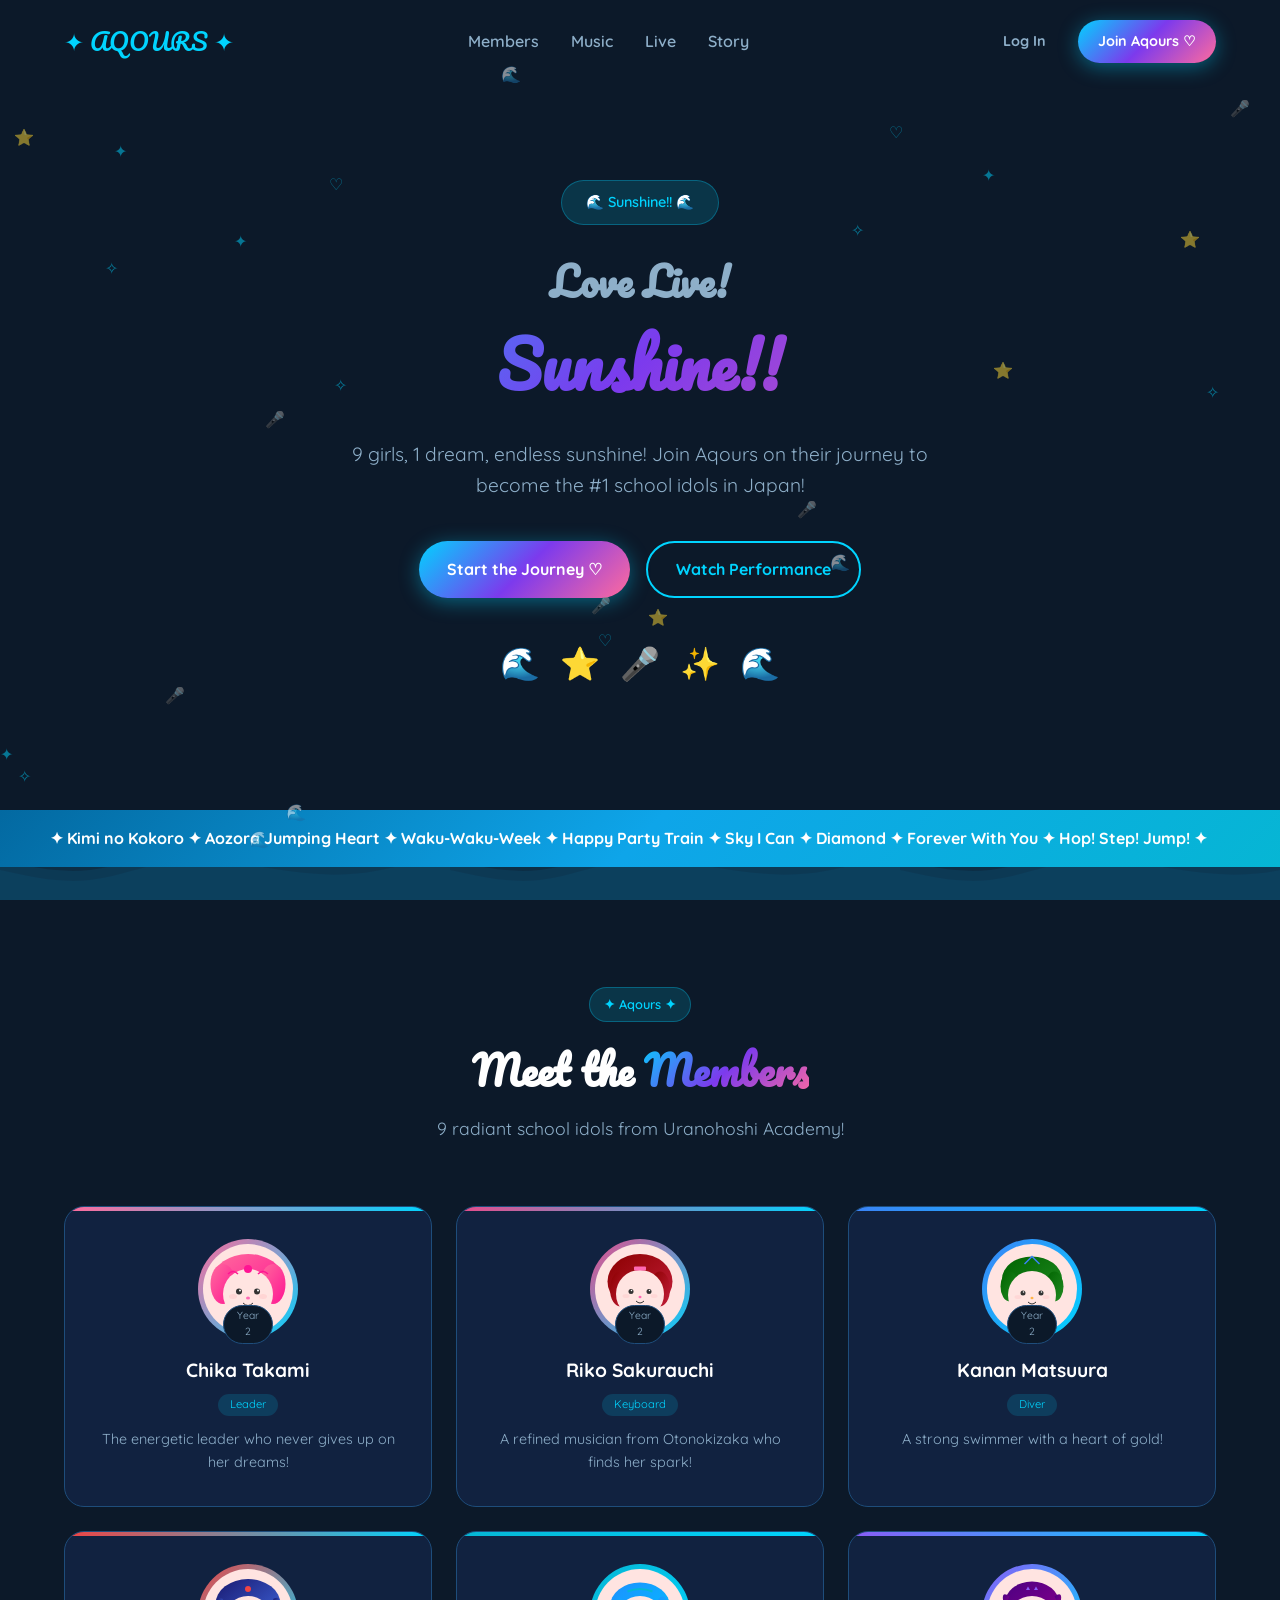
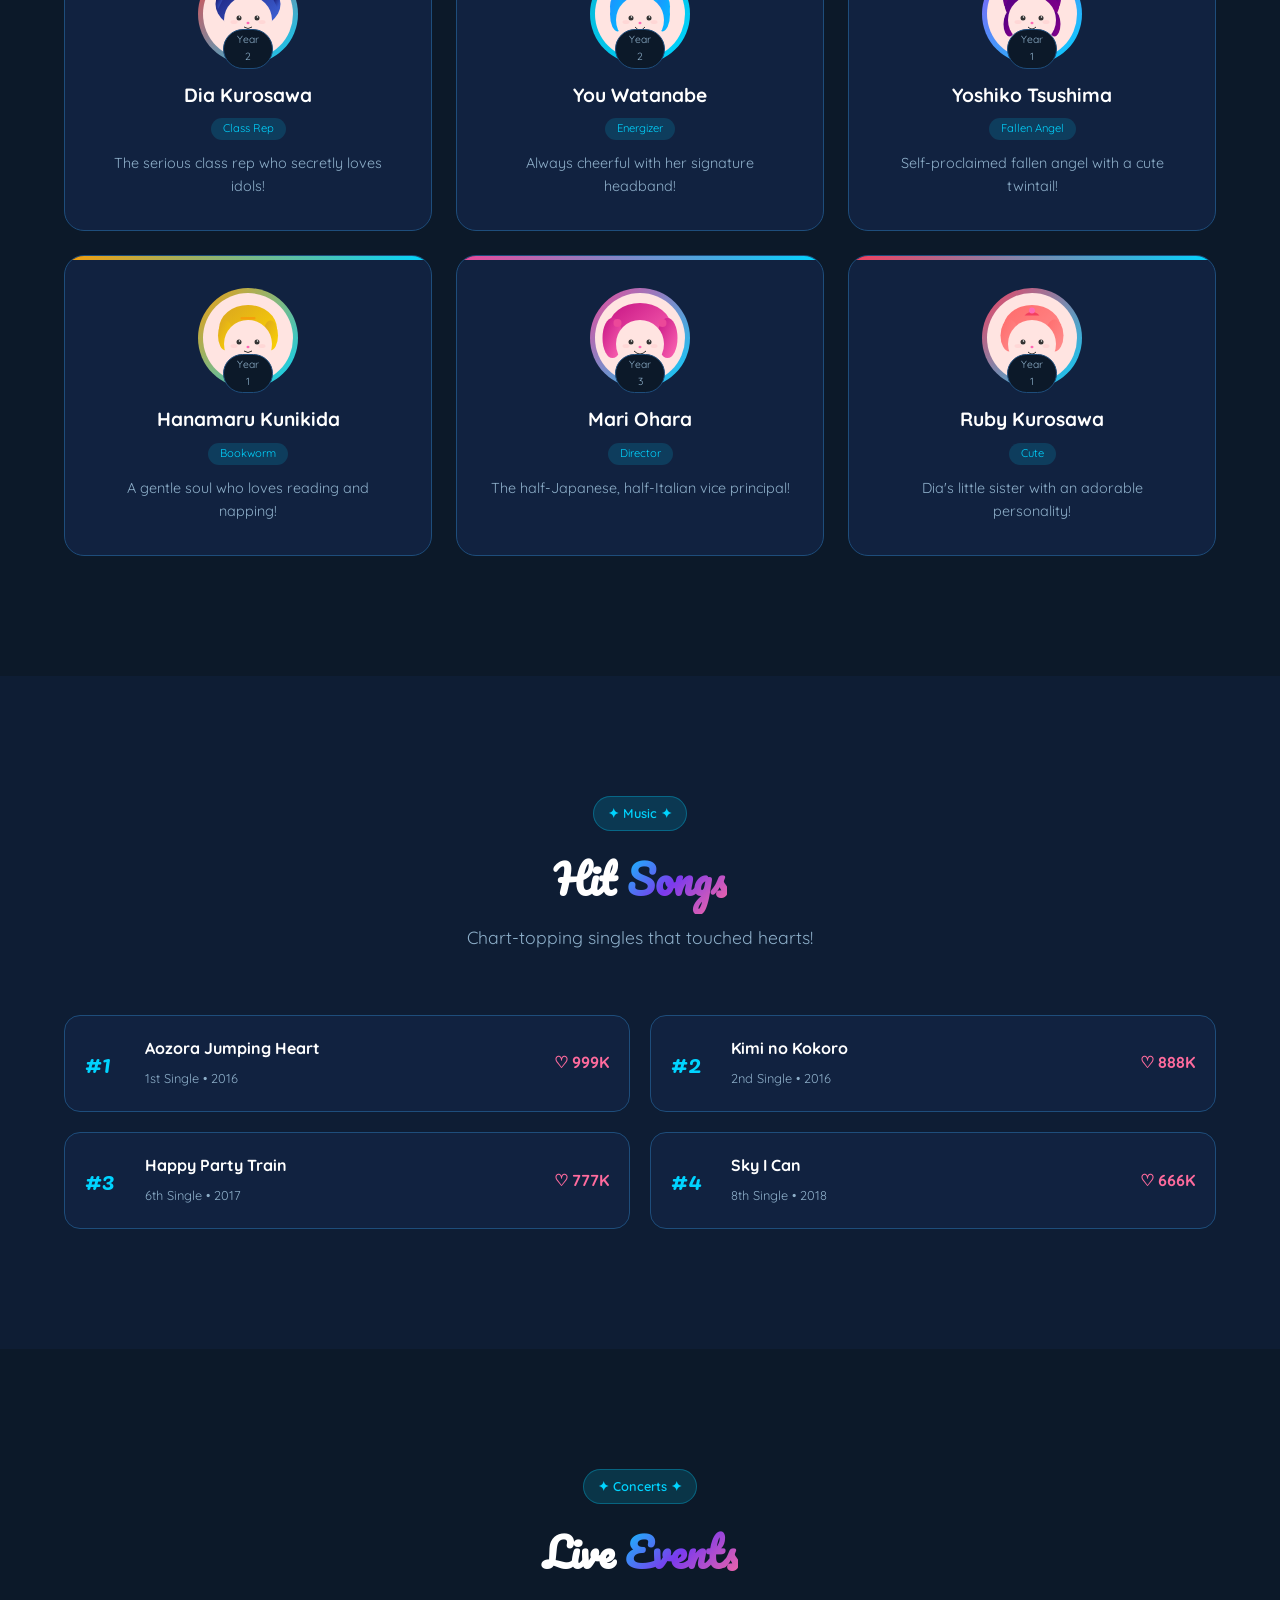
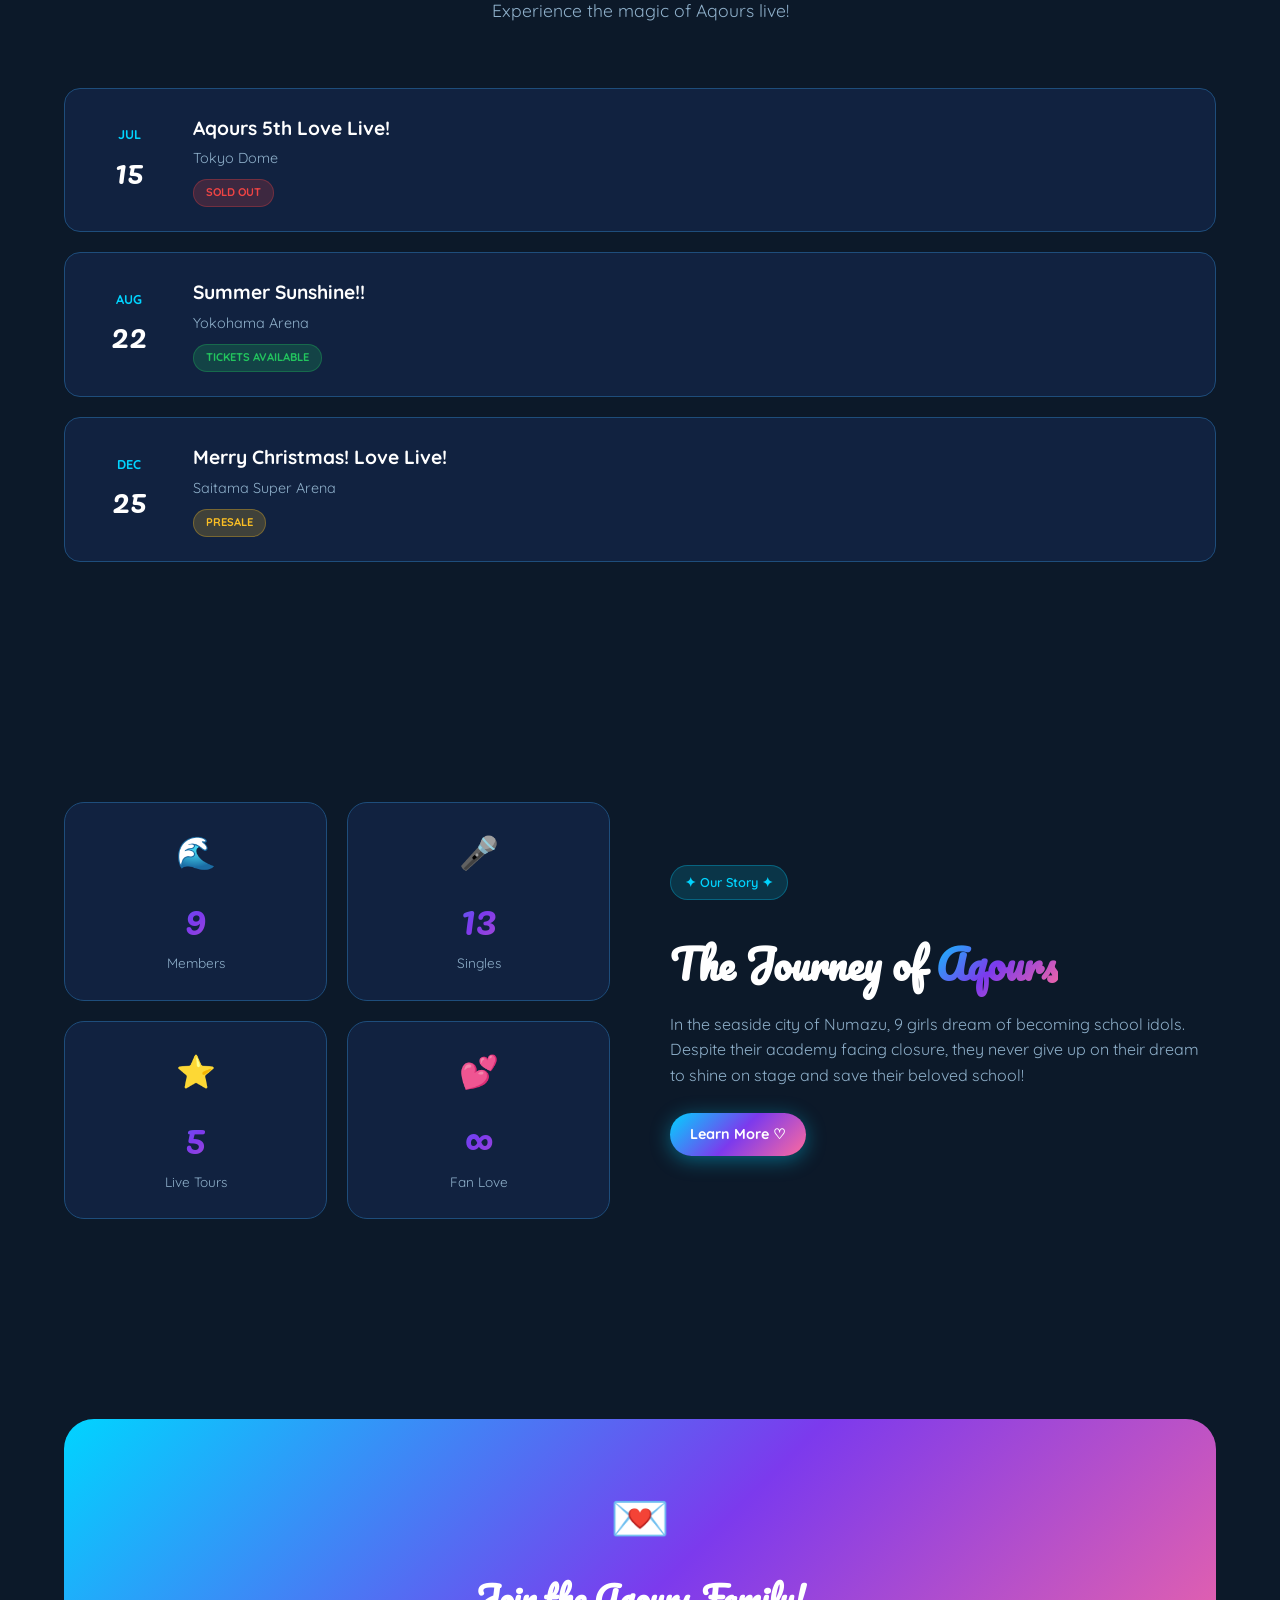
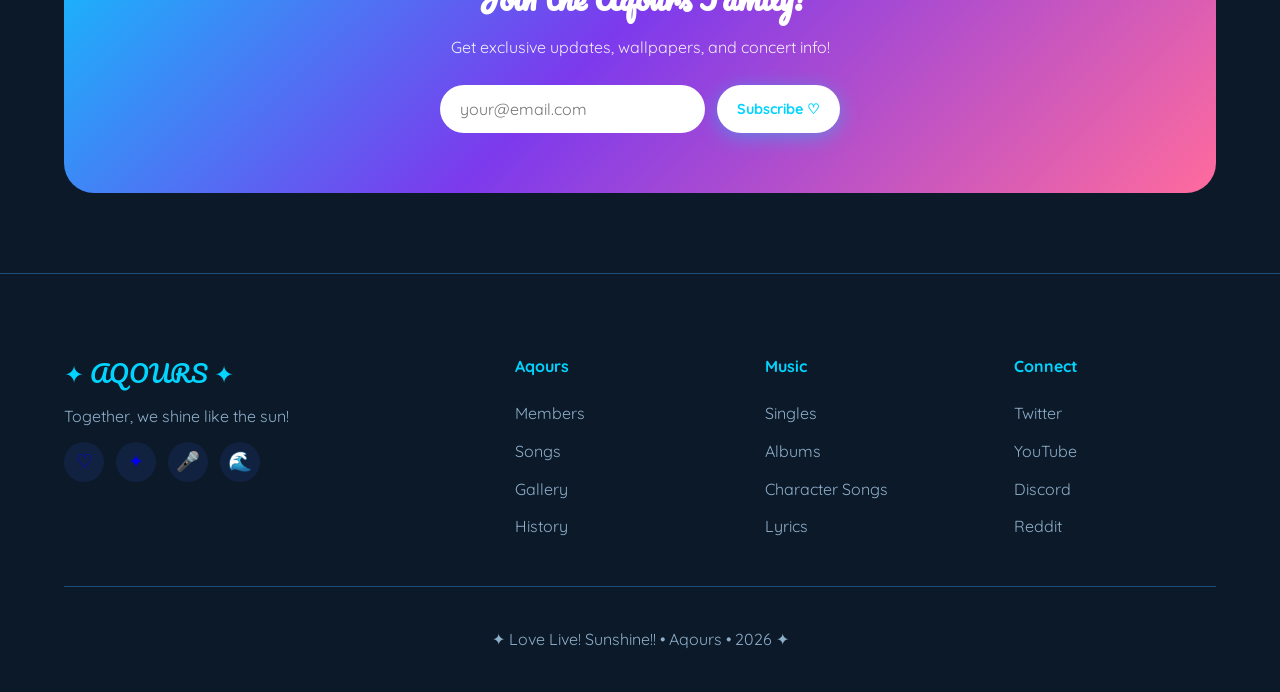
<file: lovelive-landing/index.html>
<!DOCTYPE html>
<html lang="en">
<head>
    <meta charset="UTF-8">
    <meta name="viewport" content="width=device-width, initial-scale=1.0">
    <title>Aqours // Love Live! Sunshine!!</title>
    <link rel="stylesheet" href="style.css">
    <link href="https://fonts.googleapis.com/css2?family=Quicksand:wght@400;500;600;700;800&family=Pacifico&display=swap" rel="stylesheet">
</head>
<body>
    <div class="ocean-bg">
        <div class="wave wave-1"></div>
        <div class="wave wave-2"></div>
        <div class="wave wave-3"></div>
    </div>
    <div class="sparkles" id="sparkles"></div>

    <nav class="navbar">
        <div class="container nav-container">
            <a href="#" class="logo">✦ AQOURS ✦</a>
            <ul class="nav-links">
                <li><a href="#members">Members</a></li>
                <li><a href="#songs">Music</a></li>
                <li><a href="#live">Live</a></li>
                <li><a href="#about">Story</a></li>
            </ul>
            <div class="nav-actions">
                <a href="#" class="btn btn-ghost">Log In</a>
                <a href="#" class="btn btn-primary">Join Aqours ♡</a>
            </div>
        </div>
    </nav>

    <section class="hero">
        <div class="container hero-content">
            <div class="hero-badge">🌊 Sunshine!! 🌊</div>
            <h1 class="hero-title">
                <span class="line-1">Love Live!</span>
                <span class="line-2 gradient-text">Sunshine!!</span>
            </h1>
            <p class="hero-subtitle">9 girls, 1 dream, endless sunshine! Join Aqours on their journey to become the #1 school idols in Japan!</p>
            <div class="hero-actions">
                <a href="#" class="btn btn-primary btn-lg">Start the Journey ♡</a>
                <a href="#" class="btn btn-outline btn-lg">Watch Performance</a>
            </div>
            <div class="hero-wave">
                <span>🌊</span>
                <span>⭐</span>
                <span>🎤</span>
                <span>✨</span>
                <span>🌊</span>
            </div>
        </div>
    </section>

    <section class="marquee-section">
        <div class="marquee">
            <span>✦ Kimi no Kokoro ✦ Aozora Jumping Heart ✦ Waku-Waku-Week ✦ Happy Party Train ✦ Sky I Can ✦ Diamond ✦ Forever With You ✦ Hop! Step! Jump! ✦ </span>
        </div>
    </section>

    <section id="members" class="members">
        <div class="container">
            <div class="section-header">
                <span class="section-badge">✦ Aqours ✦</span>
                <h2>Meet the <span class="gradient-text">Members</span></h2>
                <p>9 radiant school idols from Uranohoshi Academy!</p>
            </div>
            <div class="members-grid">
                <div class="member-card" style="--accent: #ff6b9d" onclick="openModal('chika')">
                    <div class="member-img">
                        <div class="member-avatar"><img src="chika.svg" alt="Chika"></div>
                        <div class="member-year">Year 2</div>
                    </div>
                    <h3>Chika Takami</h3>
                    <span class="member-role">Leader</span>
                    <p>The energetic leader who never gives up on her dreams!</p>
                </div>
                <div class="member-card" style="--accent: #e74c8b" onclick="openModal('riko')">
                    <div class="member-img">
                        <div class="member-avatar"><img src="riko.svg" alt="Riko"></div>
                        <div class="member-year">Year 2</div>
                    </div>
                    <h3>Riko Sakurauchi</h3>
                    <span class="member-role">Keyboard</span>
                    <p>A refined musician from Otonokizaka who finds her spark!</p>
                </div>
                <div class="member-card" style="--accent: #3b82f6" onclick="openModal('kanan')">
                    <div class="member-img">
                        <div class="member-avatar"><img src="kanan.svg" alt="Kanan"></div>
                        <div class="member-year">Year 2</div>
                    </div>
                    <h3>Kanan Matsuura</h3>
                    <span class="member-role">Diver</span>
                    <p>A strong swimmer with a heart of gold!</p>
                </div>
                <div class="member-card" style="--accent: #ef4444" onclick="openModal('dia')">
                    <div class="member-img">
                        <div class="member-avatar"><img src="dia.svg" alt="Dia"></div>
                        <div class="member-year">Year 2</div>
                    </div>
                    <h3>Dia Kurosawa</h3>
                    <span class="member-role">Class Rep</span>
                    <p>The serious class rep who secretly loves idols!</p>
                </div>
                <div class="member-card" style="--accent: #06b6d4" onclick="openModal('you')">
                    <div class="member-img">
                        <div class="member-avatar"><img src="you.svg" alt="You"></div>
                        <div class="member-year">Year 2</div>
                    </div>
                    <h3>You Watanabe</h3>
                    <span class="member-role">Energizer</span>
                    <p>Always cheerful with her signature headband!</p>
                </div>
                <div class="member-card" style="--accent: #8b5cf6" onclick="openModal('yoshiko')">
                    <div class="member-img">
                        <div class="member-avatar"><img src="yoshiko.svg" alt="Yoshiko"></div>
                        <div class="member-year">Year 1</div>
                    </div>
                    <h3>Yoshiko Tsushima</h3>
                    <span class="member-role">Fallen Angel</span>
                    <p>Self-proclaimed fallen angel with a cute twintail!</p>
                </div>
                <div class="member-card" style="--accent: #f59e0b" onclick="openModal('hanamaru')">
                    <div class="member-img">
                        <div class="member-avatar"><img src="hanamaru.svg" alt="Hanamaru"></div>
                        <div class="member-year">Year 1</div>
                    </div>
                    <h3>Hanamaru Kunikida</h3>
                    <span class="member-role">Bookworm</span>
                    <p>A gentle soul who loves reading and napping!</p>
                </div>
                <div class="member-card" style="--accent: #ec4899" onclick="openModal('mari')">
                    <div class="member-img">
                        <div class="member-avatar"><img src="mari.svg" alt="Mari"></div>
                        <div class="member-year">Year 3</div>
                    </div>
                    <h3>Mari Ohara</h3>
                    <span class="member-role">Director</span>
                    <p>The half-Japanese, half-Italian vice principal!</p>
                </div>
                <div class="member-card" style="--accent: #f43f5e" onclick="openModal('ruby')">
                    <div class="member-img">
                        <div class="member-avatar"><img src="ruby.svg" alt="Ruby"></div>
                        <div class="member-year">Year 1</div>
                    </div>
                    <h3>Ruby Kurosawa</h3>
                    <span class="member-role">Cute</span>
                    <p>Dia's little sister with an adorable personality!</p>
                </div>
            </div>
        </div>
    </section>

    <section id="songs" class="songs">
        <div class="container">
            <div class="section-header">
                <span class="section-badge">✦ Music ✦</span>
                <h2>Hit <span class="gradient-text">Songs</span></h2>
                <p>Chart-topping singles that touched hearts!</p>
            </div>
            <div class="songs-grid">
                <div class="song-card">
                    <div class="song-number">#1</div>
                    <div class="song-info">
                        <h3>Aozora Jumping Heart</h3>
                        <span>1st Single • 2016</span>
                    </div>
                    <div class="song-plays">♡ 999K</div>
                </div>
                <div class="song-card">
                    <div class="song-number">#2</div>
                    <div class="song-info">
                        <h3>Kimi no Kokoro</h3>
                        <span>2nd Single • 2016</span>
                    </div>
                    <div class="song-plays">♡ 888K</div>
                </div>
                <div class="song-card">
                    <div class="song-number">#3</div>
                    <div class="song-info">
                        <h3>Happy Party Train</h3>
                        <span>6th Single • 2017</span>
                    </div>
                    <div class="song-plays">♡ 777K</div>
                </div>
                <div class="song-card">
                    <div class="song-number">#4</div>
                    <div class="song-info">
                        <h3>Sky I Can</h3>
                        <span>8th Single • 2018</span>
                    </div>
                    <div class="song-plays">♡ 666K</div>
                </div>
            </div>
        </div>
    </section>

    <section id="live" class="live">
        <div class="container">
            <div class="section-header">
                <span class="section-badge">✦ Concerts ✦</span>
                <h2>Live <span class="gradient-text">Events</span></h2>
                <p>Experience the magic of Aqours live!</p>
            </div>
            <div class="live-grid">
                <div class="live-card">
                    <div class="live-date">
                        <span class="month">JUL</span>
                        <span class="day">15</span>
                    </div>
                    <div class="live-info">
                        <h3>Aqours 5th Love Live!</h3>
                        <span class="live-venue">Tokyo Dome</span>
                        <span class="live-status sold-out">SOLD OUT</span>
                    </div>
                </div>
                <div class="live-card">
                    <div class="live-date">
                        <span class="month">AUG</span>
                        <span class="day">22</span>
                    </div>
                    <div class="live-info">
                        <h3>Summer Sunshine!!</h3>
                        <span class="live-venue">Yokohama Arena</span>
                        <span class="live-status available">TICKETS AVAILABLE</span>
                    </div>
                </div>
                <div class="live-card">
                    <div class="live-date">
                        <span class="month">DEC</span>
                        <span class="day">25</span>
                    </div>
                    <div class="live-info">
                        <h3>Merry Christmas! Love Live!</h3>
                        <span class="live-venue">Saitama Super Arena</span>
                        <span class="live-status presale">PRESALE</span>
                    </div>
                </div>
            </div>
        </div>
    </section>

    <section id="about" class="about">
        <div class="container">
            <div class="about-grid">
                <div class="about-visual">
                    <div class="about-card">
                        <span class="about-emoji">🌊</span>
                        <span class="about-number">9</span>
                        <span class="about-label">Members</span>
                    </div>
                    <div class="about-card">
                        <span class="about-emoji">🎤</span>
                        <span class="about-number">13</span>
                        <span class="about-label">Singles</span>
                    </div>
                    <div class="about-card">
                        <span class="about-emoji">⭐</span>
                        <span class="about-number">5</span>
                        <span class="about-label">Live Tours</span>
                    </div>
                    <div class="about-card">
                        <span class="about-emoji">💕</span>
                        <span class="about-number">∞</span>
                        <span class="about-label">Fan Love</span>
                    </div>
                </div>
                <div class="about-content">
                    <span class="section-badge">✦ Our Story ✦</span>
                    <h2>The Journey of <span class="gradient-text">Aqours</span></h2>
                    <p>In the seaside city of Numazu, 9 girls dream of becoming school idols. Despite their academy facing closure, they never give up on their dream to shine on stage and save their beloved school!</p>
                    <a href="#" class="btn btn-primary">Learn More ♡</a>
                </div>
            </div>
        </div>
    </section>

    <section class="newsletter">
        <div class="container">
            <div class="newsletter-box">
                <div class="newsletter-icon">💌</div>
                <h2>Join the Aqours Family!</h2>
                <p>Get exclusive updates, wallpapers, and concert info!</p>
                <div class="newsletter-form">
                    <input type="email" placeholder="your@email.com" class="newsletter-input">
                    <button class="btn btn-primary">Subscribe ♡</button>
                </div>
            </div>
        </div>
    </section>

    <footer class="footer">
        <div class="container">
            <div class="footer-grid">
                <div class="footer-brand">
                    <a href="#" class="logo">✦ AQOURS ✦</a>
                    <p>Together, we shine like the sun!</p>
                    <div class="social-links">
                        <a href="#">♡</a>
                        <a href="#">✦</a>
                        <a href="#">🎤</a>
                        <a href="#">🌊</a>
                    </div>
                </div>
                <div class="footer-links">
                    <h4>Aqours</h4>
                    <a href="#">Members</a>
                    <a href="#">Songs</a>
                    <a href="#">Gallery</a>
                    <a href="#">History</a>
                </div>
                <div class="footer-links">
                    <h4>Music</h4>
                    <a href="#">Singles</a>
                    <a href="#">Albums</a>
                    <a href="#">Character Songs</a>
                    <a href="#">Lyrics</a>
                </div>
                <div class="footer-links">
                    <h4>Connect</h4>
                    <a href="#">Twitter</a>
                    <a href="#">YouTube</a>
                    <a href="#">Discord</a>
                    <a href="#">Reddit</a>
                </div>
            </div>
            <div class="footer-bottom">
                <p>✦ Love Live! Sunshine!! • Aqours • 2026 ✦</p>
            </div>
        </div>
    </footer>

    <!-- Member Modals -->
    <div id="modal-chika" class="modal">
        <div class="modal-content">
            <button class="modal-close" onclick="closeModal('chika')">&times;</button>
            <div class="modal-header" style="--accent: #ff6b9d">
                <div class="modal-avatar"><img src="chika.svg" alt="Chika"></div>
                <h2>Chika Takami</h2>
                <span class="modal-role">Leader • Year 2</span>
            </div>
            <div class="modal-body">
                <div class="modal-stats">
                    <div class="modal-stat"><span>Birthday</span><strong>April 10</strong></div>
                    <div class="modal-stat"><span>Height</span><strong>157cm</strong></div>
                    <div class="modal-stat"><span>Blood Type</span><strong>O</strong></div>
                    <div class="modal-stat"><span>Emoji</strong><strong>🍓</strong></div>
                </div>
                <p>Chika is the energetic and optimistic leader of Aqours. Inspired by μ's, she dreams of becoming a school idol and saving Uranohoshi Academy from closure. Her catchphrase is "Zensoku Zenshin!" (Full speed ahead!).</p>
                <div class="modal-hobbies">
                    <h4>Hobbies</h4>
                    <span>Running</span><span>Singing</span><span>Strawberries</span><span>Idol Watching</span>
                </div>
                <div class="modal-songs">
                    <h4>Image Songs</h4>
                    <p>"Triangle Dreamer" • "Koi ni Naritai AQUARIUM"</p>
                </div>
            </div>
        </div>
    </div>

    <div id="modal-riko" class="modal">
        <div class="modal-content">
            <button class="modal-close" onclick="closeModal('riko')">&times;</button>
            <div class="modal-header" style="--accent: #e74c8b">
                <div class="modal-avatar"><img src="riko.svg" alt="Riko"></div>
                <h2>Riko Sakurauchi</h2>
                <span class="modal-role">Keyboard • Year 2</span>
            </div>
            <div class="modal-body">
                <div class="modal-stats">
                    <div class="modal-stat"><span>Birthday</span><strong>September 19</strong></div>
                    <div class="modal-stat"><span>Height</span><strong>160cm</strong></div>
                    <div class="modal-stat"><span>Blood Type</span><strong>B</strong></div>
                    <div class="modal-stat"><span>Emoji</strong><strong>🎹</strong></div>
                </div>
                <p>Riko transferred from Otonokizaka High School in Tokyo. She's a skilled pianist who initially hesitated to join Aqours but eventually found her passion for performing. She's gentle, refined, and slightly tsundere.</p>
                <div class="modal-hobbies">
                    <h4>Hobbies</h4>
                    <span>Piano</span><span>Ballet</span><span>Hot Springs</span><span>Cooking</span>
                </div>
                <div class="modal-songs">
                    <h4>Image Songs</h4>
                    <p>"Melody" • "Waku-Waku-Week!"</p>
                </div>
            </div>
        </div>
    </div>

    <div id="modal-kanan" class="modal">
        <div class="modal-content">
            <button class="modal-close" onclick="closeModal('kanan')">&times;</button>
            <div class="modal-header" style="--accent: #3b82f6">
                <div class="modal-avatar"><img src="kanan.svg" alt="Kanan"></div>
                <h2>Kanan Matsuura</h2>
                <span class="modal-role">Diver • Year 2</span>
            </div>
            <div class="modal-body">
                <div class="modal-stats">
                    <div class="modal-stat"><span>Birthday</span><strong>February 10</strong></div>
                    <div class="modal-stat"><span>Height</span><strong>157cm</strong></div>
                    <div class="modal-stat"><span>Blood Type</span><strong>O</strong></div>
                    <div class="modal-stat"><span>Emoji</strong><strong>🐬</strong></div>
                </div>
                <p>Kanan is a strong and athletic diver who initially refused to join Aqours due to past failures. She's level-headed and caring, often acting as the group's voice of reason. Her family runs a diving shop near the sea.</p>
                <div class="modal-hobbies">
                    <h4>Hobbies</h4>
                    <span>Diving</span><span>Swimming</span><span>Hiking</span><span>Cooking</span>
                </div>
                <div class="modal-songs">
                    <h4>Image Songs</h4>
                    <p>"Wonderful Stones" • "Blue Sailor"</p>
                </div>
            </div>
        </div>
    </div>

    <div id="modal-dia" class="modal">
        <div class="modal-content">
            <button class="modal-close" onclick="closeModal('dia')">&times;</button>
            <div class="modal-header" style="--accent: #ef4444">
                <div class="modal-avatar"><img src="dia.svg" alt="Dia"></div>
                <h2>Dia Kurosawa</h2>
                <span class="modal-role">Class Rep • Year 2</span>
            </div>
            <div class="modal-body">
                <div class="modal-stats">
                    <div class="modal-stat"><span>Birthday</span><strong>March 15</strong></div>
                    <div class="modal-stat"><span>Height</span><strong>162cm</strong></div>
                    <div class="modal-stat"><span>Blood Type</span><strong>AB</strong></div>
                    <div class="modal-stat"><span>Emoji</strong><strong>💎</strong></div>
                </div>
                <p>Dia is the strict class representative and sister of Ruby. Despite her serious exterior, she's a huge fan of μ's and secretly idolizes them. She eventually becomes more open and shows her passionate side.</p>
                <div class="modal-hobbies">
                    <h4>Hobbies</h4>
                    <span>Classical Dance</span><span>μ's</span><span>Shiritori</span><span>Strawberries</span>
                </div>
                <div class="modal-songs">
                    <h4>Image Songs</h4>
                    <p>"Shadow Effecter" • "Red Gem Wink"</p>
                </div>
            </div>
        </div>
    </div>

    <div id="modal-you" class="modal">
        <div class="modal-content">
            <button class="modal-close" onclick="closeModal('you')">&times;</button>
            <div class="modal-header" style="--accent: #06b6d4">
                <div class="modal-avatar"><img src="you.svg" alt="You"></div>
                <h2>You Watanabe</h2>
                <span class="modal-role">Energizer • Year 2</span>
            </div>
            <div class="modal-body">
                <div class="modal-stats">
                    <div class="modal-stat"><span>Birthday</span><strong>August 17</strong></div>
                    <div class="modal-stat"><span>Height</span><strong>157cm</strong></div>
                    <div class="modal-stat"><span>Blood Type</span><strong>A</strong></div>
                    <div class="modal-stat"><span>Emoji</strong><strong>⚓</strong></div>
                </div>
                <p>You is Chika's childhood best friend and the most energetic member of Aqours. She always wears her signature headband and loves to encourage others. She's skilled at acrobatics and brings energy to every performance.</p>
                <div class="modal-hobbies">
                    <h4>Hobbies</h4>
                    <span>Acrobatics</span><span>Sports</span><span>Headbands</span><span>Yelling</span>
                </div>
                <div class="modal-songs">
                    <h4>Image Songs</h4>
                    <p>"Sky I Can" • "Hop! Step! Jump!"</p>
                </div>
            </div>
        </div>
    </div>

    <div id="modal-yoshiko" class="modal">
        <div class="modal-content">
            <button class="modal-close" onclick="closeModal('yoshiko')">&times;</button>
            <div class="modal-header" style="--accent: #8b5cf6">
                <div class="modal-avatar"><img src="yoshiko.svg" alt="Yoshiko"></div>
                <h2>Yoshiko Tsushima</h2>
                <span class="modal-role">Fallen Angel • Year 1</span>
            </div>
            <div class="modal-body">
                <div class="modal-stats">
                    <div class="modal-stat"><span>Birthday</span><strong>October 4</strong></div>
                    <div class="modal-stat"><span>Height</span><strong>151cm</strong></div>
                    <div class="modal-stat"><span>Blood Type</span><strong>A</strong></div>
                    <div class="modal-stat"><span>Emoji</strong><strong>😈</strong></div>
                </div>
                <p>Yoshiko (or "Yohane" as she calls herself) believes she's a fallen angel cursed with bad luck. She puts on a chuunibyou act but is actually quite shy and sweet. Her real name is Yoshiko, which she thinks is "uncool."</p>
                <div class="modal-hobbies">
                    <h4>Hobbies</h4>
                    <span>Fortune Telling</span><span>Chocolate</span><span>Yelling "Yohane"</span>
                </div>
                <div class="modal-songs">
                    <h4>Image Songs</h4>
                    <p>"Love Wing Bell" • "Far far away"</p>
                </div>
            </div>
        </div>
    </div>

    <div id="modal-hanamaru" class="modal">
        <div class="modal-content">
            <button class="modal-close" onclick="closeModal('hanamaru')">&times;</button>
            <div class="modal-header" style="--accent: #f59e0b">
                <div class="modal-avatar"><img src="hanamaru.svg" alt="Hanamaru"></div>
                <h2>Hanamaru Kunikida</h2>
                <span class="modal-role">Bookworm • Year 1</span>
            </div>
            <div class="modal-body">
                <div class="modal-stats">
                    <div class="modal-stat"><span>Birthday</span><strong>March 3</strong></div>
                    <div class="modal-stat"><span>Height</span><strong>152cm</strong></div>
                    <div class="modal-stat"><span>Blood Type</span><strong>O</strong></div>
                    <div class="modal-stat"><span>Emoji</strong><strong>📖</strong></div>
                </div>
                <p>Hanamaru is a gentle bookworm who loves reading and often falls asleep. She uses "zura" at the end of sentences and looks up to Riko. She's kind, soft-spoken, but has a surprising talent for singing.</p>
                <div class="modal-hobbies">
                    <h4>Hobbies</h4>
                    <span>Reading</span><span>Napping</span><span>Library</span><span>Zura</span>
                </div>
                <div class="modal-songs">
                    <h4>Image Songs</h4>
                    <p>"Oshioteru" • "MIRAI TICKET"</p>
                </div>
            </div>
        </div>
    </div>

    <div id="modal-mari" class="modal">
        <div class="modal-content">
            <button class="modal-close" onclick="closeModal('mari')">&times;</button>
            <div class="modal-header" style="--accent: #ec4899">
                <div class="modal-avatar"><img src="mari.svg" alt="Mari"></div>
                <h2>Mari Ohara</h2>
                <span class="modal-role">Director • Year 3</span>
            </div>
            <div class="modal-body">
                <div class="modal-stats">
                    <div class="modal-stat"><span>Birthday</span><strong>June 30</strong></div>
                    <div class="modal-stat"><span>Height</span><strong>163cm</strong></div>
                    <div class="modal-stat"><span>Blood Type</span><strong>O</strong></div>
                    <div class="modal-stat"><span>Emoji</strong><strong>🌹</strong></div>
                </div>
                <p>Mari is the half-Japanese, half-Italian vice principal who secretly helps Aqours. She's flamboyant, loves saying "Shiny!" and has a weakness for terrible jokes. She initially pretends to oppose the idol club but supports them from behind the scenes.</p>
                <div class="modal-hobbies">
                    <h4>Hobbies</h4>
                    <span>Bad Jokes</span><span>"Shiny!"</span><span>Music</span><span>Shopping</span>
                </div>
                <div class="modal-songs">
                    <h4>Image Songs</h4>
                    <p>"Daydream Warrior" • "MIRAI TICKET"</p>
                </div>
            </div>
        </div>
    </div>

    <div id="modal-ruby" class="modal">
        <div class="modal-content">
            <button class="modal-close" onclick="closeModal('ruby')">&times;</button>
            <div class="modal-header" style="--accent: #f43f5e">
                <div class="modal-avatar"><img src="ruby.svg" alt="Ruby"></div>
                <h2>Ruby Kurosawa</h2>
                <span class="modal-role">Cute • Year 1</span>
            </div>
            <div class="modal-body">
                <div class="modal-stats">
                    <div class="modal-stat"><span>Birthday</span><strong>September 19</strong></div>
                    <div class="modal-stat"><span>Height</span><strong>149cm</strong></div>
                    <div class="modal-stat"><span>Blood Type</span><strong>A</strong></div>
                    <div class="modal-stat"><span>Emoji</strong><strong>🎀</strong></div>
                </div>
                <p>Ruby is Dia's younger sister and the shyest member of Aqours. She admires her sister deeply and has a passion for cute things. Despite her timid nature, she transforms into an energetic performer on stage.</p>
                <div class="modal-hobbies">
                    <h4>Hobbies</h4>
                    <span>Sewing</span><span>Cute Things</span><span>Dia</span><span>Strawberries</span>
                </div>
                <div class="modal-songs">
                    <h4>Image Songs</h4>
                    <p>"Pops Heart" • "Self Control"</p>
                </div>
            </div>
        </div>
    </div>

    <script>
        // Sparkle effect
        function createSparkles() {
            const container = document.getElementById('sparkles');
            const symbols = ['✦', '♡', '⭐', '✧', '🌊', '🎤'];
            for (let i = 0; i < 25; i++) {
                const sparkle = document.createElement('div');
                sparkle.className = 'sparkle';
                sparkle.innerHTML = symbols[Math.floor(Math.random() * symbols.length)];
                sparkle.style.left = Math.random() * 100 + '%';
                sparkle.style.top = Math.random() * 100 + '%';
                sparkle.style.animationDuration = Math.random() * 3 + 2 + 's';
                sparkle.style.animationDelay = Math.random() * 5 + 's';
                container.appendChild(sparkle);
            }
        }
        createSparkles();

        // Modal functions
        function openModal(name) {
            document.getElementById('modal-' + name).classList.add('active');
            document.body.style.overflow = 'hidden';
        }

        function closeModal(name) {
            document.getElementById('modal-' + name).classList.remove('active');
            document.body.style.overflow = 'auto';
        }

        // Close modal on outside click
        document.querySelectorAll('.modal').forEach(modal => {
            modal.addEventListener('click', function(e) {
                if (e.target === this) {
                    this.classList.remove('active');
                    document.body.style.overflow = 'auto';
                }
            });
        });

        // Smooth scroll
        document.querySelectorAll('a[href^="#"]').forEach(anchor => {
            anchor.addEventListener('click', function(e) {
                e.preventDefault();
                document.querySelector(this.getAttribute('href')).scrollIntoView({ behavior: 'smooth' });
            });
        });

        // Navbar scroll
        window.addEventListener('scroll', () => {
            document.querySelector('.navbar').classList.toggle('scrolled', window.scrollY > 50);
        });
    </script>
</body>
</html>
</file>
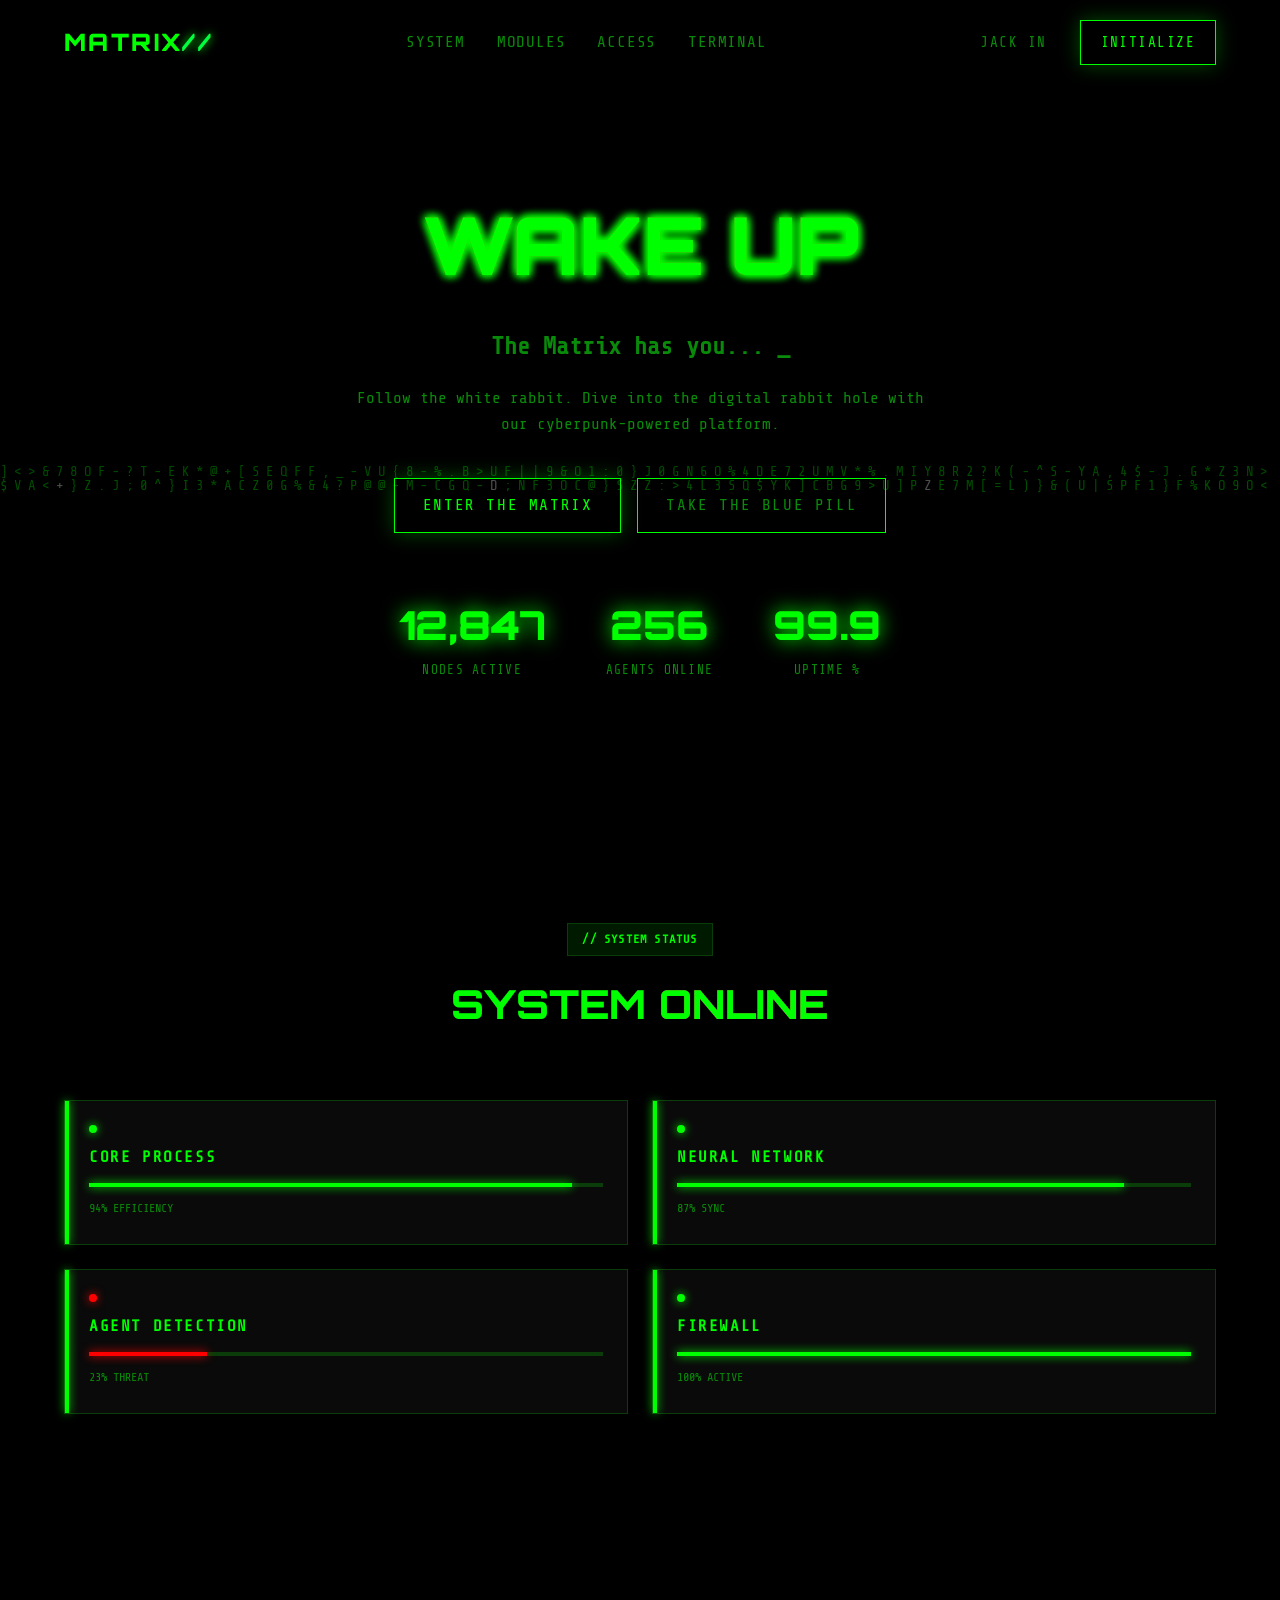
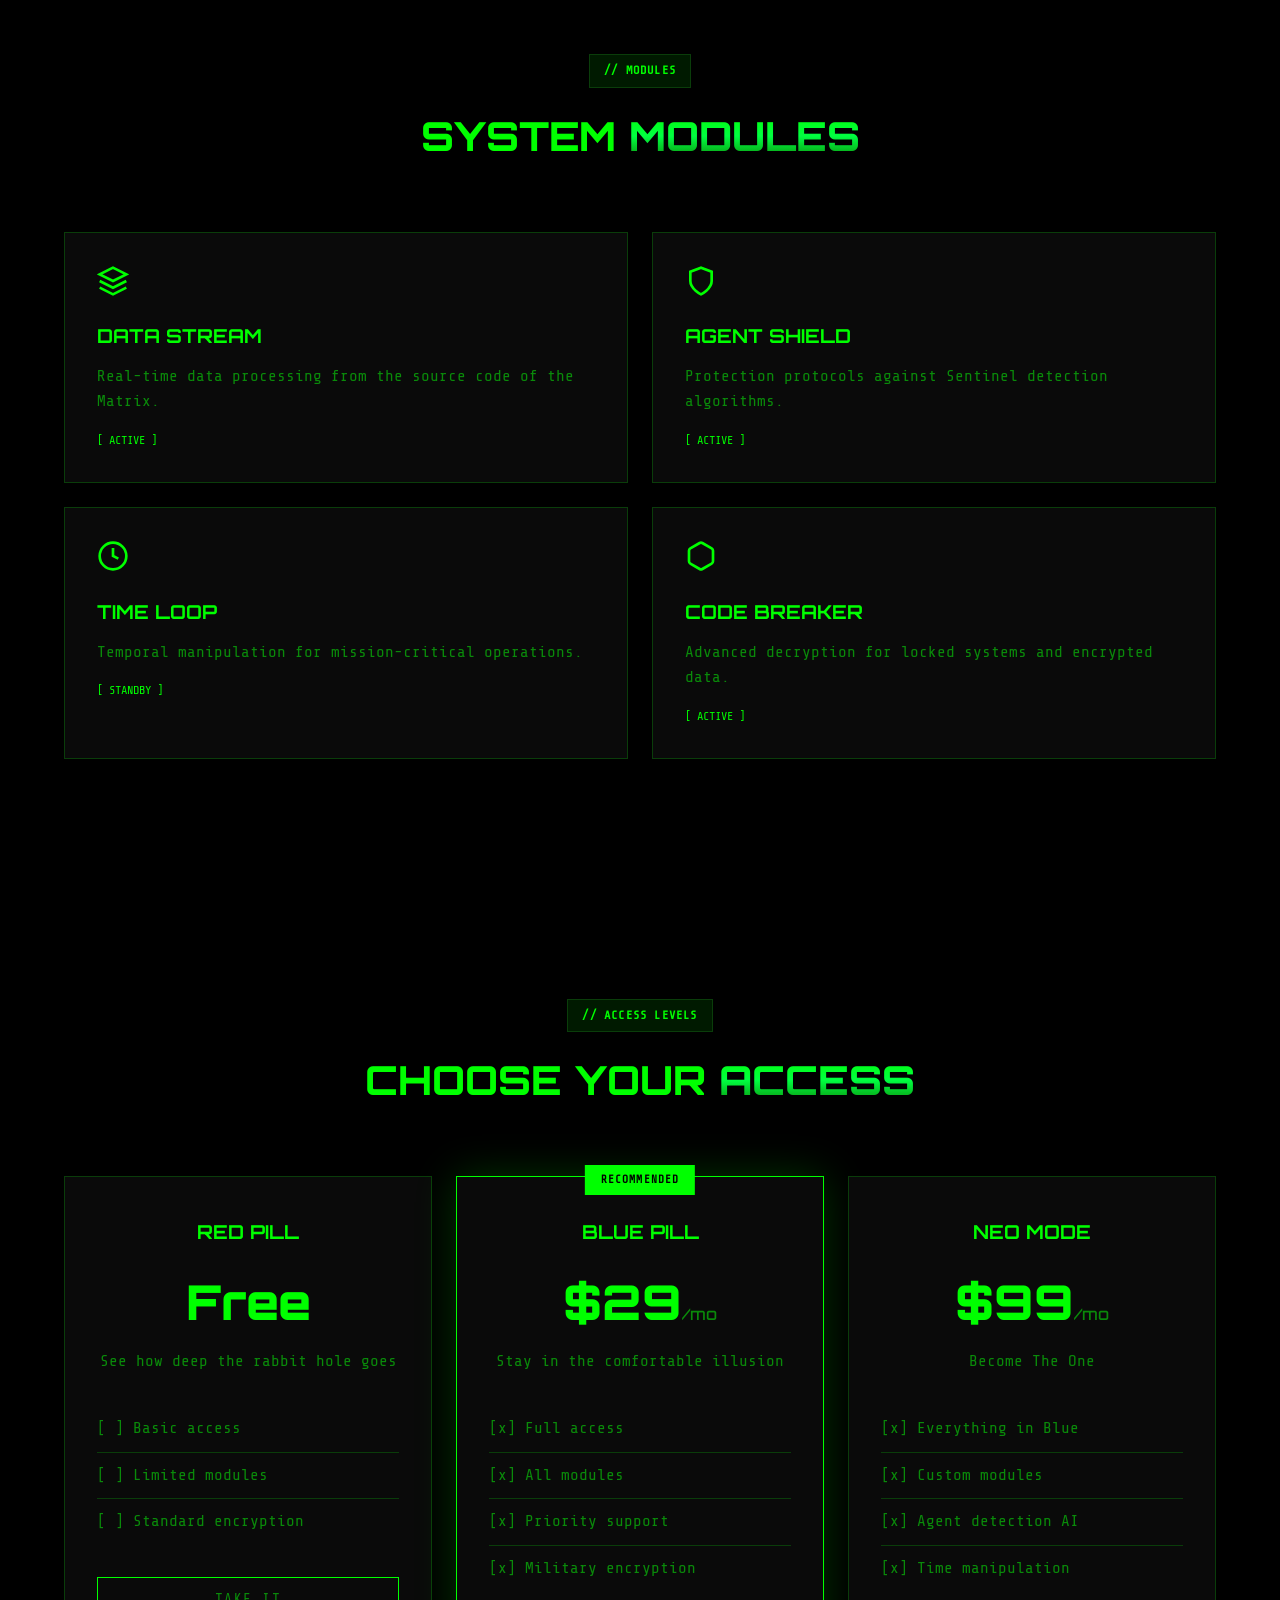
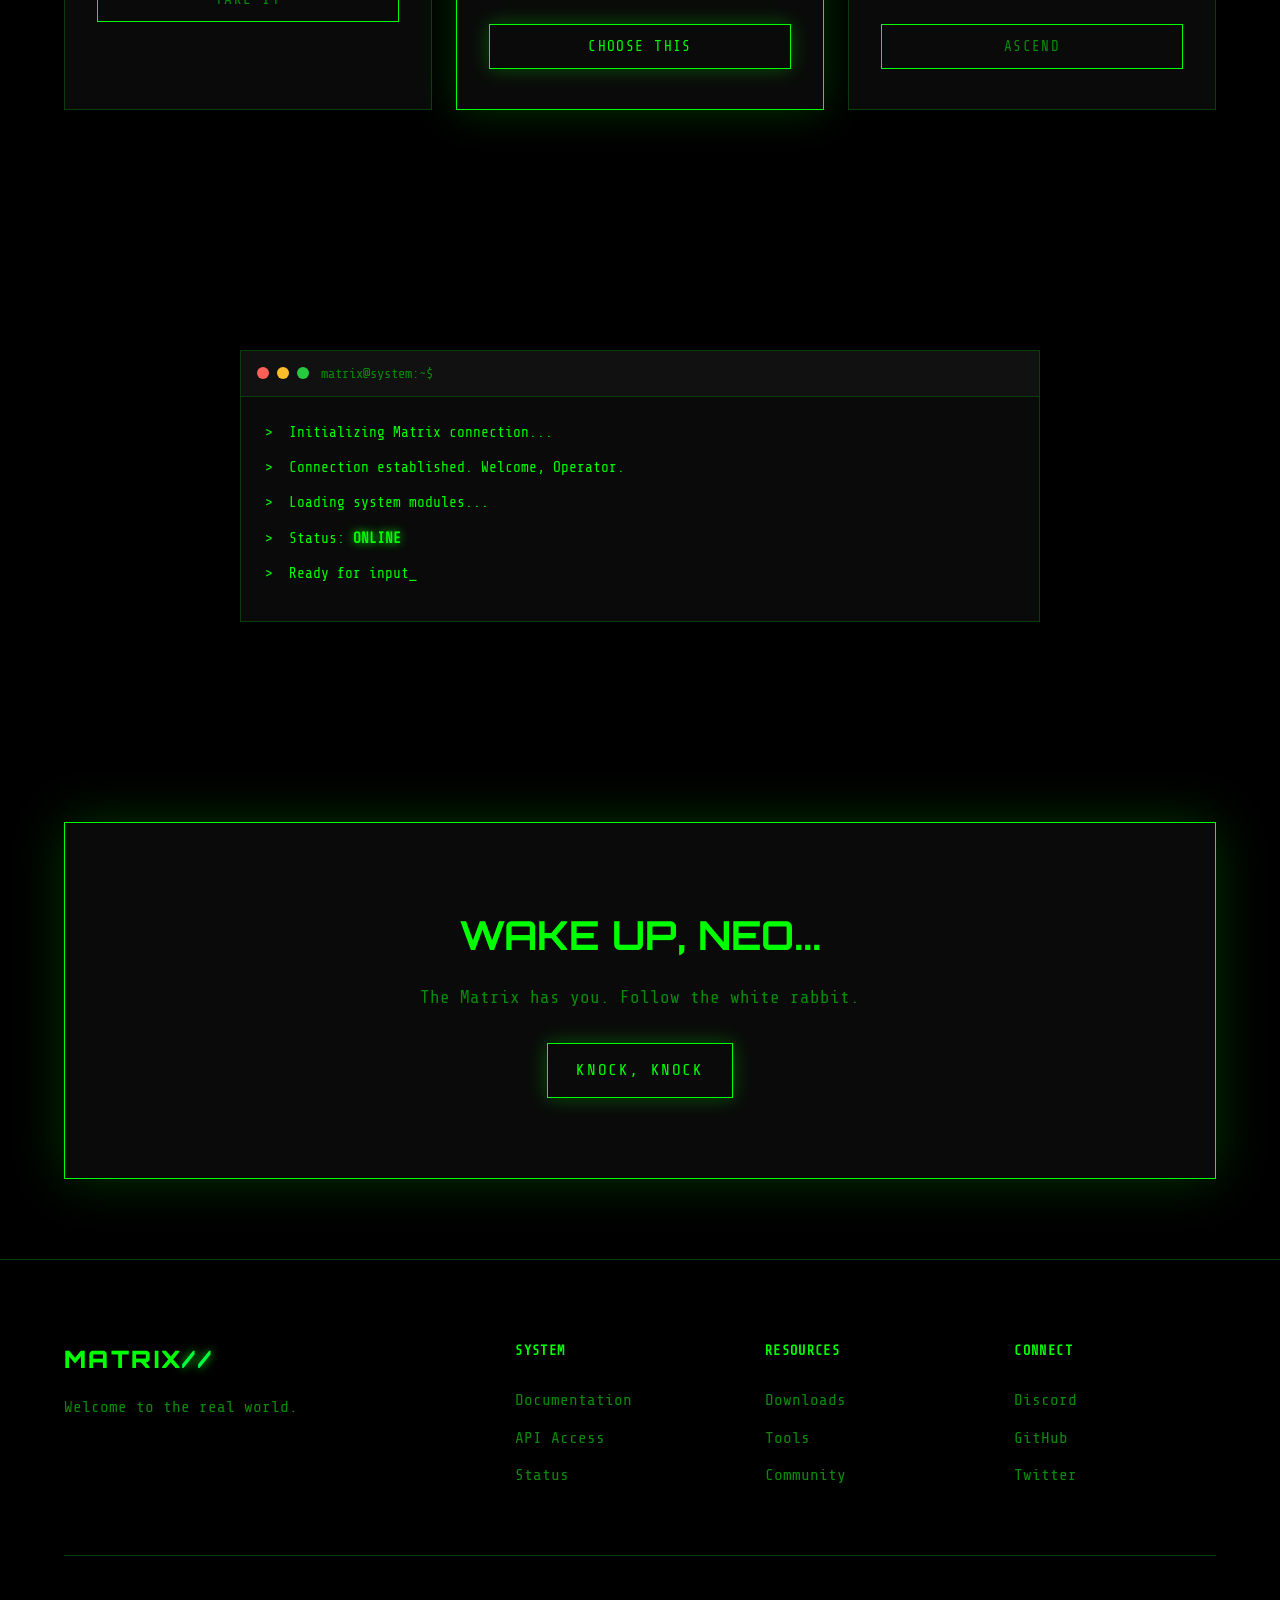
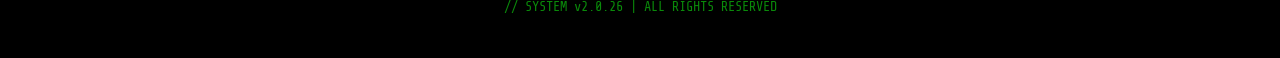
<file: matrix-landing/index.html>
<!DOCTYPE html>
<html lang="en">
<head>
    <meta charset="UTF-8">
    <meta name="viewport" content="width=device-width, initial-scale=1.0">
    <title>MATRIX // System Online</title>
    <link rel="stylesheet" href="style.css">
    <link href="https://fonts.googleapis.com/css2?family=Share+Tech+Mono&family=Orbitron:wght@400;700;900&display=swap" rel="stylesheet">
</head>
<body>
    <canvas id="matrix"></canvas>

    <nav class="navbar">
        <div class="container nav-container">
            <a href="#" class="logo">MATRIX<span class="logo-dot">//</span></a>
            <ul class="nav-links">
                <li><a href="#system">System</a></li>
                <li><a href="#modules">Modules</a></li>
                <li><a href="#pricing">Access</a></li>
                <li><a href="#terminal">Terminal</a></li>
            </ul>
            <div class="nav-actions">
                <a href="#" class="btn btn-ghost">Jack In</a>
                <a href="#" class="btn btn-primary">Initialize</a>
            </div>
        </div>
    </nav>

    <section class="hero">
        <div class="container hero-content">
            <div class="glitch-wrapper">
                <h1 class="glitch" data-text="WAKE UP">WAKE UP</h1>
            </div>
            <h2 class="hero-subtitle">The Matrix has you... <span class="blink">_</span></h2>
            <p class="hero-desc">Follow the white rabbit. Dive into the digital rabbit hole with our cyberpunk-powered platform.</p>
            <div class="hero-actions">
                <a href="#" class="btn btn-primary btn-lg">
                    <span class="btn-text">Enter the Matrix</span>
                    <span class="btn-glitch"></span>
                </a>
                <a href="#" class="btn btn-outline btn-lg">Take the Blue Pill</a>
            </div>
            <div class="hero-stats">
                <div class="stat">
                    <span class="stat-value" id="counter1">0</span>
                    <span class="stat-label">Nodes Active</span>
                </div>
                <div class="stat">
                    <span class="stat-value" id="counter2">0</span>
                    <span class="stat-label">Agents Online</span>
                </div>
                <div class="stat">
                    <span class="stat-value" id="counter3">0</span>
                    <span class="stat-label">Uptime %</span>
                </div>
            </div>
        </div>
    </section>

    <section id="system" class="system-status">
        <div class="container">
            <div class="section-header">
                <span class="section-badge">// SYSTEM STATUS</span>
                <h2>System <span class="glitch-sm" data-text="Online">Online</span></h2>
            </div>
            <div class="status-grid">
                <div class="status-card">
                    <div class="status-indicator active"></div>
                    <h3>Core Process</h3>
                    <div class="progress-bar">
                        <div class="progress" style="width: 94%"></div>
                    </div>
                    <span class="status-text">94% EFFICIENCY</span>
                </div>
                <div class="status-card">
                    <div class="status-indicator active"></div>
                    <h3>Neural Network</h3>
                    <div class="progress-bar">
                        <div class="progress" style="width: 87%"></div>
                    </div>
                    <span class="status-text">87% SYNC</span>
                </div>
                <div class="status-card">
                    <div class="status-indicator warning"></div>
                    <h3>Agent Detection</h3>
                    <div class="progress-bar">
                        <div class="progress warning" style="width: 23%"></div>
                    </div>
                    <span class="status-text">23% THREAT</span>
                </div>
                <div class="status-card">
                    <div class="status-indicator active"></div>
                    <h3>Firewall</h3>
                    <div class="progress-bar">
                        <div class="progress" style="width: 100%"></div>
                    </div>
                    <span class="status-text">100% ACTIVE</span>
                </div>
            </div>
        </div>
    </section>

    <section id="modules" class="modules">
        <div class="container">
            <div class="section-header">
                <span class="section-badge">// MODULES</span>
                <h2>System <span class="gradient-text">Modules</span></h2>
            </div>
            <div class="modules-grid">
                <div class="module-card">
                    <div class="module-icon">
                        <svg width="32" height="32" viewBox="0 0 24 24" fill="none" stroke="currentColor" stroke-width="2"><path d="M12 2L2 7l10 5 10-5-10-5z"/><path d="M2 17l10 5 10-5"/><path d="M2 12l10 5 10-5"/></svg>
                    </div>
                    <h3>Data Stream</h3>
                    <p>Real-time data processing from the source code of the Matrix.</p>
                    <div class="module-status">[ ACTIVE ]</div>
                </div>
                <div class="module-card">
                    <div class="module-icon">
                        <svg width="32" height="32" viewBox="0 0 24 24" fill="none" stroke="currentColor" stroke-width="2"><path d="M12 22s8-4 8-10V5l-8-3-8 3v7c0 6 8 10 8 10z"/></svg>
                    </div>
                    <h3>Agent Shield</h3>
                    <p>Protection protocols against Sentinel detection algorithms.</p>
                    <div class="module-status">[ ACTIVE ]</div>
                </div>
                <div class="module-card">
                    <div class="module-icon">
                        <svg width="32" height="32" viewBox="0 0 24 24" fill="none" stroke="currentColor" stroke-width="2"><circle cx="12" cy="12" r="10"/><path d="M12 6v6l4 2"/></svg>
                    </div>
                    <h3>Time Loop</h3>
                    <p>Temporal manipulation for mission-critical operations.</p>
                    <div class="module-status">[ STANDBY ]</div>
                </div>
                <div class="module-card">
                    <div class="module-icon">
                        <svg width="32" height="32" viewBox="0 0 24 24" fill="none" stroke="currentColor" stroke-width="2"><path d="M21 16V8a2 2 0 0 0-1-1.73l-7-4a2 2 0 0 0-2 0l-7 4A2 2 0 0 0 3 8v8a2 2 0 0 0 1 1.73l7 4a2 2 0 0 0 2 0l7-4A2 2 0 0 0 21 16z"/></svg>
                    </div>
                    <h3>Code Breaker</h3>
                    <p>Advanced decryption for locked systems and encrypted data.</p>
                    <div class="module-status">[ ACTIVE ]</div>
                </div>
            </div>
        </div>
    </section>

    <section id="pricing" class="pricing">
        <div class="container">
            <div class="section-header">
                <span class="section-badge">// ACCESS LEVELS</span>
                <h2>Choose your <span class="gradient-text">access</span></h2>
            </div>
            <div class="pricing-grid">
                <div class="pricing-card">
                    <h3>Red Pill</h3>
                    <div class="price">Free</div>
                    <p>See how deep the rabbit hole goes</p>
                    <ul class="pricing-features">
                        <li>[ ] Basic access</li>
                        <li>[ ] Limited modules</li>
                        <li[ ] Community support</li>
                        <li>[ ] Standard encryption</li>
                    </ul>
                    <a href="#" class="btn btn-outline btn-block">Take It</a>
                </div>
                <div class="pricing-card pricing-popular">
                    <div class="popular-badge">RECOMMENDED</div>
                    <h3>Blue Pill</h3>
                    <div class="price">$29<span>/mo</span></div>
                    <p>Stay in the comfortable illusion</p>
                    <ul class="pricing-features">
                        <li>[x] Full access</li>
                        <li>[x] All modules</li>
                        <li>[x] Priority support</li>
                        <li>[x] Military encryption</li>
                    </ul>
                    <a href="#" class="btn btn-primary btn-block">Choose This</a>
                </div>
                <div class="pricing-card">
                    <h3>Neo Mode</h3>
                    <div class="price">$99<span>/mo</span></div>
                    <p>Become The One</p>
                    <ul class="pricing-features">
                        <li>[x] Everything in Blue</li>
                        <li>[x] Custom modules</li>
                        <li>[x] Agent detection AI</li>
                        <li>[x] Time manipulation</li>
                    </ul>
                    <a href="#" class="btn btn-outline btn-block">Ascend</a>
                </div>
            </div>
        </div>
    </section>

    <section id="terminal" class="terminal-section">
        <div class="container">
            <div class="terminal">
                <div class="terminal-header">
                    <div class="terminal-dots">
                        <span class="dot red"></span>
                        <span class="dot yellow"></span>
                        <span class="dot green"></span>
                    </div>
                    <span class="terminal-title">matrix@system:~$</span>
                </div>
                <div class="terminal-body">
                    <p class="terminal-line"><span class="prompt">></span> Initializing Matrix connection...</p>
                    <p class="terminal-line success"><span class="prompt">></span> Connection established. Welcome, Operator.</p>
                    <p class="terminal-line"><span class="prompt">></span> Loading system modules... <span class="typing">████████████</span></p>
                    <p class="terminal-line"><span class="prompt">></span> Status: <span class="highlight">ONLINE</span></p>
                    <p class="terminal-line"><span class="prompt">></span> Ready for input<span class="blink">_</span></p>
                </div>
            </div>
        </div>
    </section>

    <section class="cta">
        <div class="container">
            <div class="cta-box">
                <h2 class="glitch-sm" data-text="Wake Up, Neo...">Wake Up, Neo...</h2>
                <p>The Matrix has you. Follow the white rabbit.</p>
                <a href="#" class="btn btn-primary btn-lg">Knock, Knock</a>
            </div>
        </div>
    </section>

    <footer class="footer">
        <div class="container">
            <div class="footer-grid">
                <div class="footer-brand">
                    <a href="#" class="logo">MATRIX<span class="logo-dot">//</span></a>
                    <p>Welcome to the real world.</p>
                </div>
                <div class="footer-links">
                    <h4>System</h4>
                    <a href="#">Documentation</a>
                    <a href="#">API Access</a>
                    <a href="#">Status</a>
                </div>
                <div class="footer-links">
                    <h4>Resources</h4>
                    <a href="#">Downloads</a>
                    <a href="#">Tools</a>
                    <a href="#">Community</a>
                </div>
                <div class="footer-links">
                    <h4>Connect</h4>
                    <a href="#">Discord</a>
                    <a href="#">GitHub</a>
                    <a href="#">Twitter</a>
                </div>
            </div>
            <div class="footer-bottom">
                <p>// SYSTEM v2.0.26 | ALL RIGHTS RESERVED</p>
            </div>
        </div>
    </footer>

    <script>
        // Matrix rain effect
        const canvas = document.getElementById('matrix');
        const ctx = canvas.getContext('2d');
        canvas.width = window.innerWidth;
        canvas.height = window.innerHeight;

        const chars = 'ABCDEFGHIJKLMNOPQRSTUVWXYZ0123456789@#$%^&*()_+-=[]{}|;:,.<>?';
        const fontSize = 14;
        const columns = canvas.width / fontSize;
        const drops = Array(Math.floor(columns)).fill(1);

        function drawMatrix() {
            ctx.fillStyle = 'rgba(0, 0, 0, 0.05)';
            ctx.fillRect(0, 0, canvas.width, canvas.height);
            ctx.fillStyle = '#0F0';
            ctx.font = fontSize + 'px Share Tech Mono';

            for (let i = 0; i < drops.length; i++) {
                const text = chars[Math.floor(Math.random() * chars.length)];
                ctx.fillStyle = Math.random() > 0.98 ? '#fff' : '#0F0';
                ctx.fillText(text, i * fontSize, drops[i] * fontSize);

                if (drops[i] * fontSize > canvas.height && Math.random() > 0.975) {
                    drops[i] = 0;
                }
                drops[i]++;
            }
        }

        setInterval(drawMatrix, 50);

        window.addEventListener('resize', () => {
            canvas.width = window.innerWidth;
            canvas.height = window.innerHeight;
        });

        // Counter animation
        function animateCounter(id, target, suffix = '') {
            const el = document.getElementById(id);
            let current = 0;
            const increment = target / 50;
            const timer = setInterval(() => {
                current += increment;
                if (current >= target) {
                    current = target;
                    clearInterval(timer);
                }
                el.textContent = Math.floor(current).toLocaleString() + suffix;
            }, 30);
        }

        // Start counters when visible
        const observer = new IntersectionObserver((entries) => {
            entries.forEach(entry => {
                if (entry.isIntersecting) {
                    animateCounter('counter1', 12847);
                    animateCounter('counter2', 256);
                    animateCounter('counter3', 99, '.9');
                    observer.disconnect();
                }
            });
        });
        observer.observe(document.querySelector('.hero-stats'));

        // Smooth scroll
        document.querySelectorAll('a[href^="#"]').forEach(anchor => {
            anchor.addEventListener('click', function(e) {
                e.preventDefault();
                document.querySelector(this.getAttribute('href')).scrollIntoView({ behavior: 'smooth' });
            });
        });

        // Navbar scroll
        window.addEventListener('scroll', () => {
            document.querySelector('.navbar').classList.toggle('scrolled', window.scrollY > 50);
        });

        // Typing effect
        const typingEl = document.querySelector('.typing');
        if (typingEl) {
            setInterval(() => {
                typingEl.style.opacity = typingEl.style.opacity === '0' ? '1' : '0';
            }, 500);
        }
    </script>
</body>
</html>
</file>
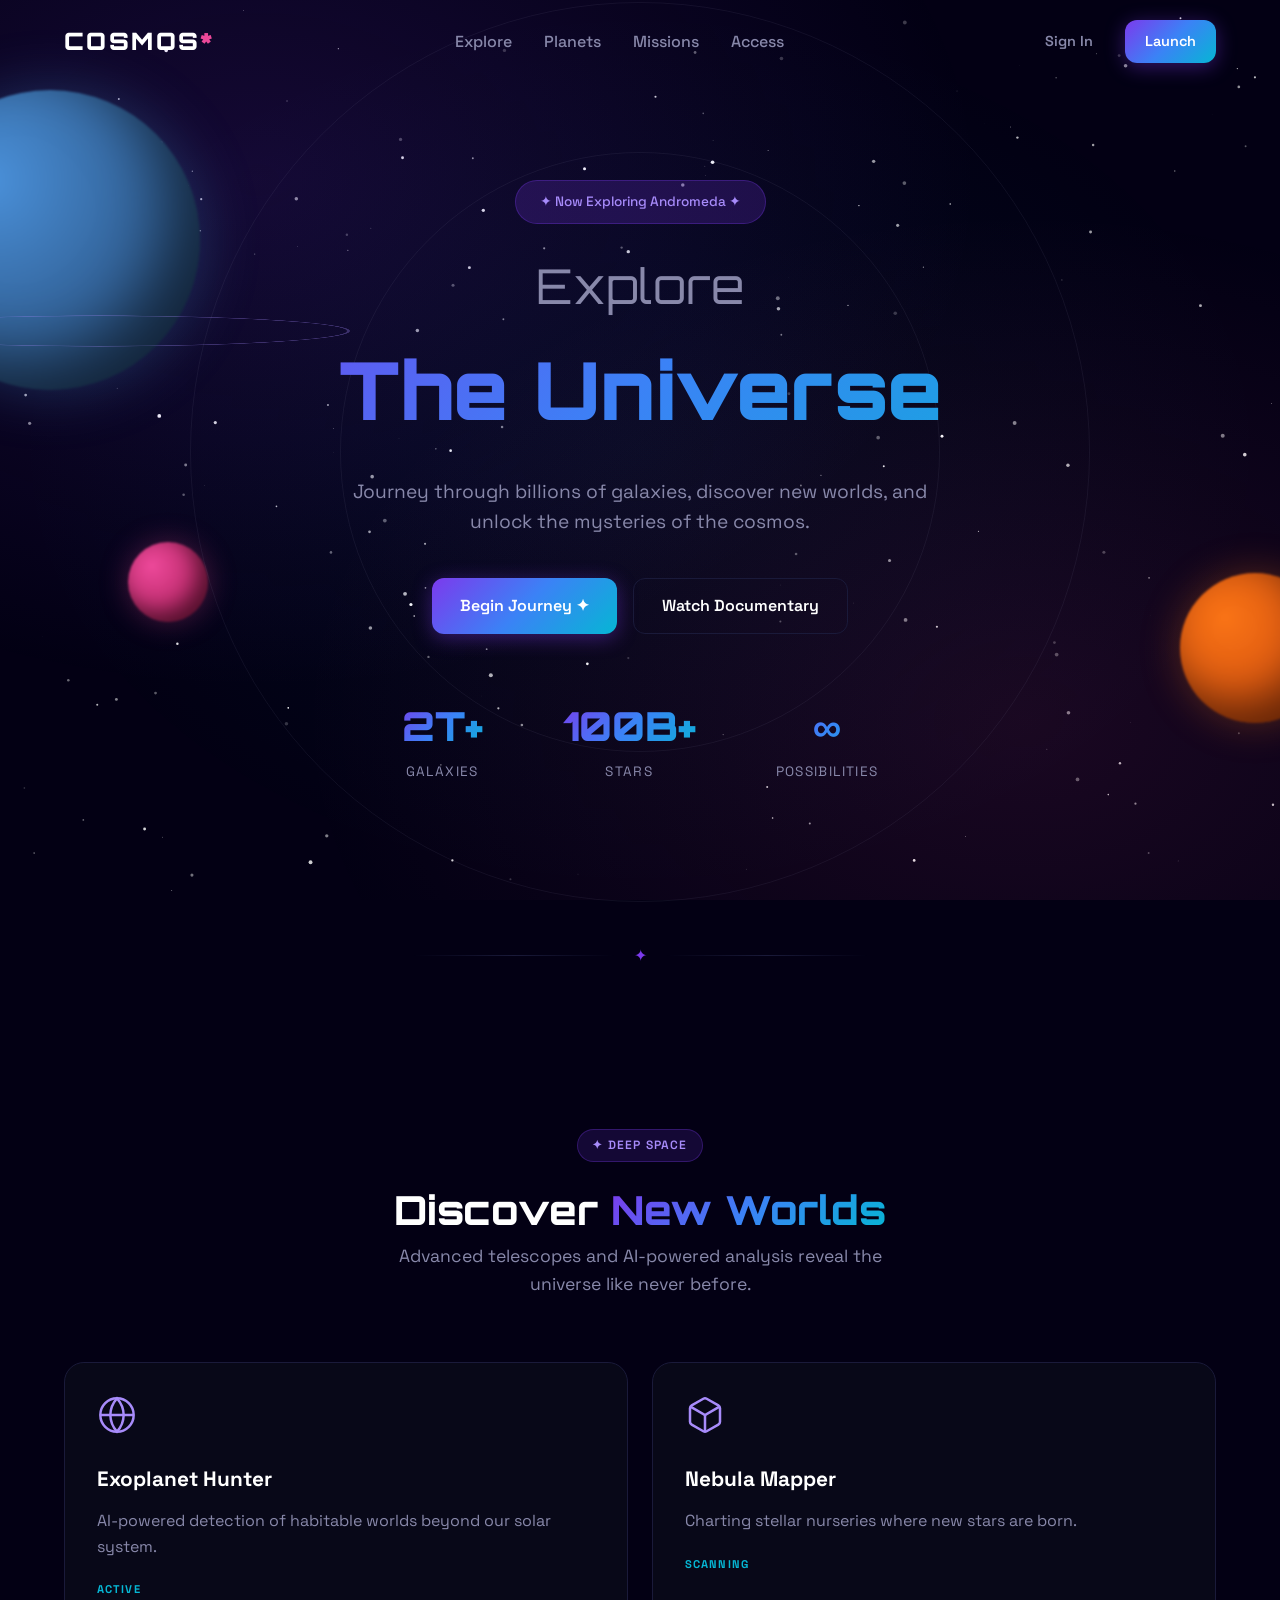
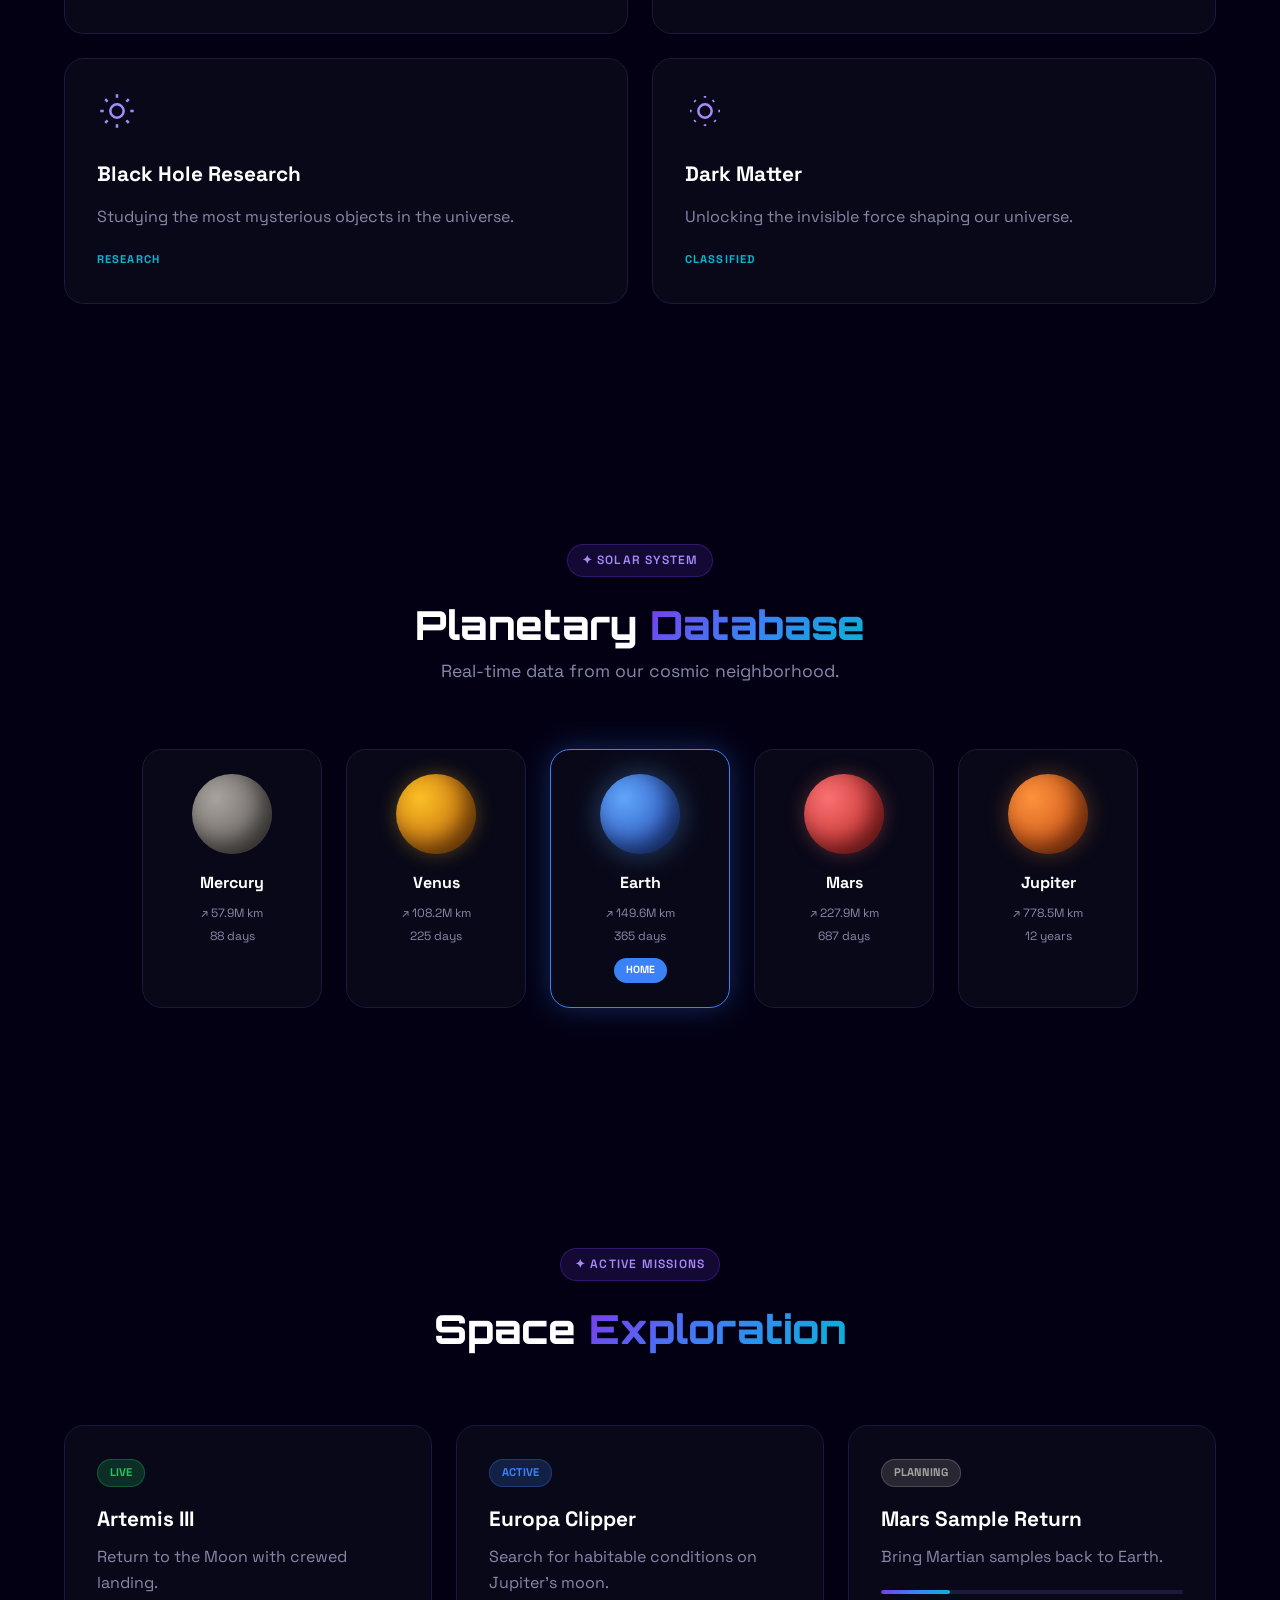
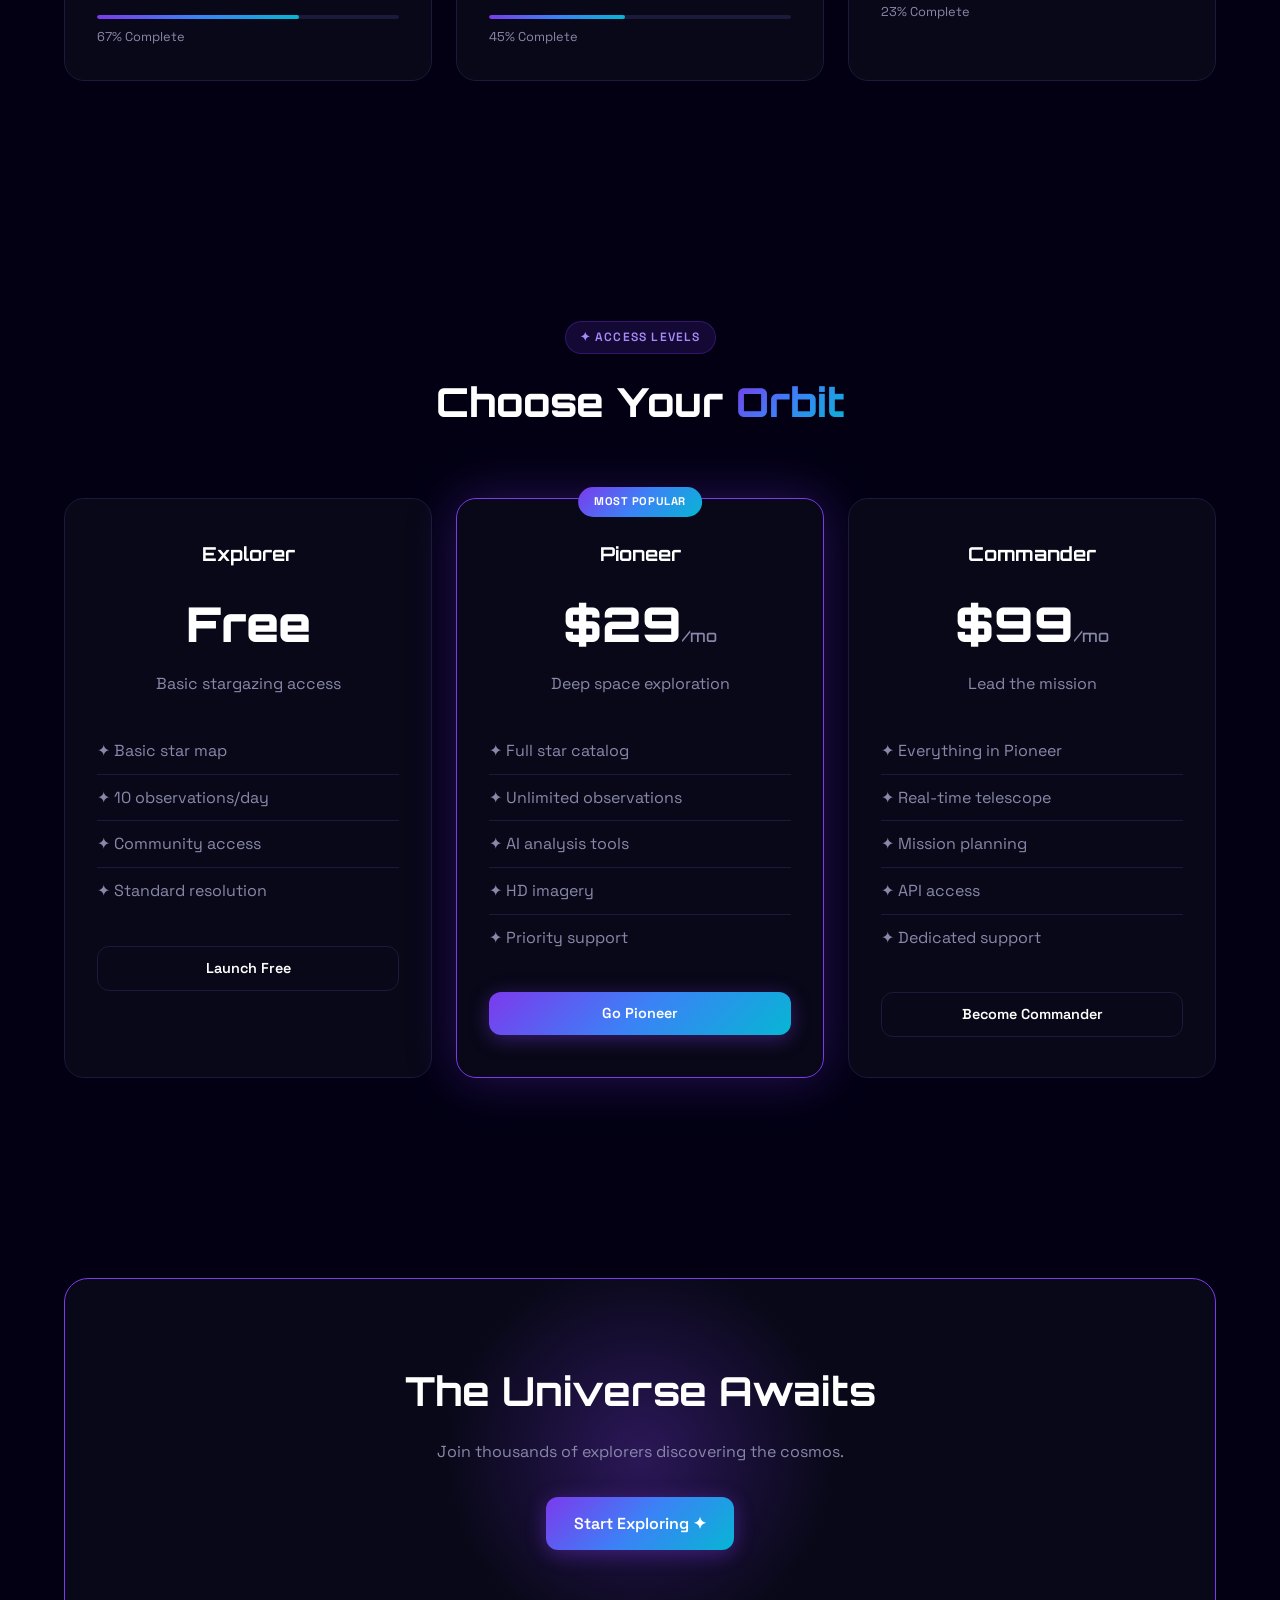
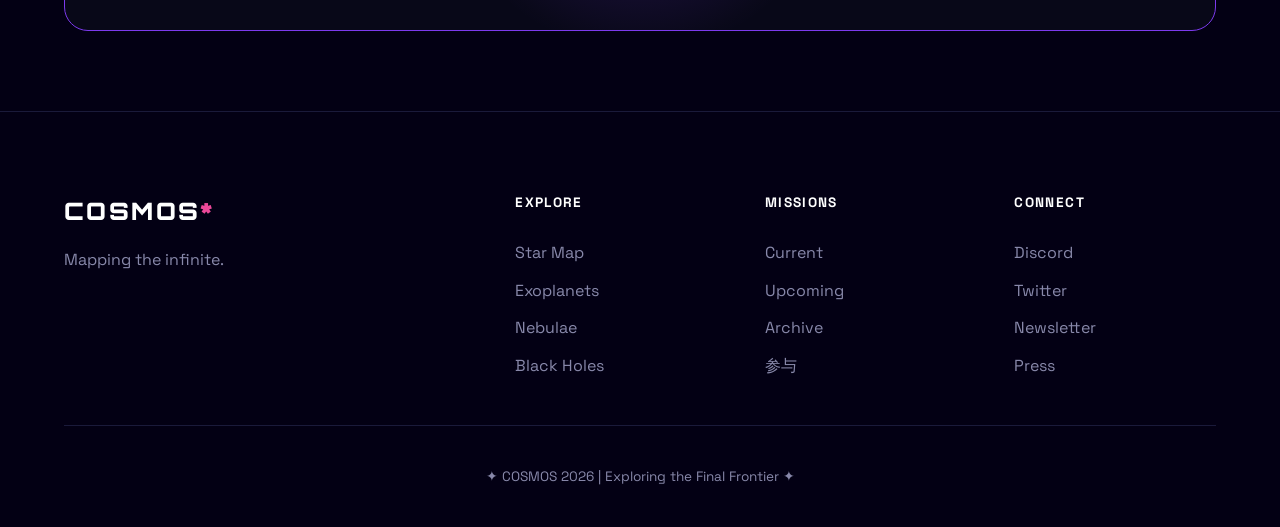
<file: universe-landing/index.html>
<!DOCTYPE html>
<html lang="en">
<head>
    <meta charset="UTF-8">
    <meta name="viewport" content="width=device-width, initial-scale=1.0">
    <title>COSMOS // Explore the Universe</title>
    <link rel="stylesheet" href="style.css">
    <link href="https://fonts.googleapis.com/css2?family=Space+Grotesk:wght@400;500;600;700&family=Orbitron:wght@400;700;900&display=swap" rel="stylesheet">
</head>
<body>
    <canvas id="stars"></canvas>
    <div class="nebula"></div>

    <nav class="navbar">
        <div class="container nav-container">
            <a href="#" class="logo">COSMOS<span class="logo-dot">*</span></a>
            <ul class="nav-links">
                <li><a href="#explore">Explore</a></li>
                <li><a href="#planets">Planets</a></li>
                <li><a href="#missions">Missions</a></li>
                <li><a href="#pricing">Access</a></li>
            </ul>
            <div class="nav-actions">
                <a href="#" class="btn btn-ghost">Sign In</a>
                <a href="#" class="btn btn-primary">Launch</a>
            </div>
        </div>
    </nav>

    <section class="hero">
        <div class="hero-bg">
            <div class="planet planet-1"></div>
            <div class="planet planet-2"></div>
            <div class="planet planet-3"></div>
            <div class="ring"></div>
            <div class="orbit orbit-1"></div>
            <div class="orbit orbit-2"></div>
            <div class="shooting-star"></div>
        </div>
        <div class="container hero-content">
            <div class="hero-badge">✦ Now Exploring Andromeda ✦</div>
            <h1 class="hero-title">
                <span class="line-1">Explore</span>
                <span class="line-2 gradient-text">The Universe</span>
            </h1>
            <p class="hero-subtitle">Journey through billions of galaxies, discover new worlds, and unlock the mysteries of the cosmos.</p>
            <div class="hero-actions">
                <a href="#" class="btn btn-primary btn-lg">Begin Journey ✦</a>
                <a href="#" class="btn btn-outline btn-lg">Watch Documentary</a>
            </div>
            <div class="hero-stats">
                <div class="stat">
                    <span class="stat-value">2T+</span>
                    <span class="stat-label">Galaxies</span>
                </div>
                <div class="stat">
                    <span class="stat-value">100B+</span>
                    <span class="stat-label">Stars</span>
                </div>
                <div class="stat">
                    <span class="stat-value">∞</span>
                    <span class="stat-label">Possibilities</span>
                </div>
            </div>
        </div>
    </section>

    <section class="divider">
        <div class="divider-line"></div>
        <span class="divider-icon">✦</span>
        <div class="divider-line"></div>
    </section>

    <section id="explore" class="explore">
        <div class="container">
            <div class="section-header">
                <span class="section-badge">✦ Deep Space</span>
                <h2>Discover <span class="gradient-text">New Worlds</span></h2>
                <p>Advanced telescopes and AI-powered analysis reveal the universe like never before.</p>
            </div>
            <div class="explore-grid">
                <div class="explore-card">
                    <div class="explore-icon">
                        <svg width="40" height="40" viewBox="0 0 24 24" fill="none" stroke="currentColor" stroke-width="1.5"><circle cx="12" cy="12" r="10"/><path d="M12 2a15.3 15.3 0 0 1 4 10 15.3 15.3 0 0 1-4 10 15.3 15.3 0 0 1-4-10 15.3 15.3 0 0 1 4-10z"/><path d="M2 12h20"/></svg>
                    </div>
                    <h3>Exoplanet Hunter</h3>
                    <p>AI-powered detection of habitable worlds beyond our solar system.</p>
                    <span class="explore-tag">ACTIVE</span>
                </div>
                <div class="explore-card">
                    <div class="explore-icon">
                        <svg width="40" height="40" viewBox="0 0 24 24" fill="none" stroke="currentColor" stroke-width="1.5"><path d="M21 16V8a2 2 0 0 0-1-1.73l-7-4a2 2 0 0 0-2 0l-7 4A2 2 0 0 0 3 8v8a2 2 0 0 0 1 1.73l7 4a2 2 0 0 0 2 0l7-4A2 2 0 0 0 21 16z"/><polyline points="3.27 6.96 12 12.01 20.73 6.96"/><line x1="12" y1="22.08" x2="12" y2="12"/></svg>
                    </div>
                    <h3>Nebula Mapper</h3>
                    <p>Charting stellar nurseries where new stars are born.</p>
                    <span class="explore-tag">SCANNING</span>
                </div>
                <div class="explore-card">
                    <div class="explore-icon">
                        <svg width="40" height="40" viewBox="0 0 24 24" fill="none" stroke="currentColor" stroke-width="1.5"><circle cx="12" cy="12" r="4"/><path d="M12 2v2"/><path d="M12 20v2"/><path d="m4.93 4.93 1.41 1.41"/><path d="m17.66 17.66 1.41 1.41"/><path d="M2 12h2"/><path d="M20 12h2"/><path d="m6.34 17.66-1.41 1.41"/><path d="m19.07 4.93-1.41 1.41"/></svg>
                    </div>
                    <h3>Black Hole Research</h3>
                    <p>Studying the most mysterious objects in the universe.</p>
                    <span class="explore-tag">RESEARCH</span>
                </div>
                <div class="explore-card">
                    <div class="explore-icon">
                        <svg width="40" height="40" viewBox="0 0 24 24" fill="none" stroke="currentColor" stroke-width="1.5"><path d="M12 3v1m0 16v1m-8-9H3m18 0h-1m-2.636-6.364-.707.707M6.343 17.657l-.707.707m12.728 0-.707-.707M6.343 6.343l-.707-.707"/><circle cx="12" cy="12" r="4"/></svg>
                    </div>
                    <h3>Dark Matter</h3>
                    <p>Unlocking the invisible force shaping our universe.</p>
                    <span class="explore-tag">CLASSIFIED</span>
                </div>
            </div>
        </div>
    </section>

    <section id="planets" class="planets">
        <div class="container">
            <div class="section-header">
                <span class="section-badge">✦ Solar System</span>
                <h2>Planetary <span class="gradient-text">Database</span></h2>
                <p>Real-time data from our cosmic neighborhood.</p>
            </div>
            <div class="planets-showcase">
                <div class="planet-card">
                    <div class="planet-visual mercury"></div>
                    <h3>Mercury</h3>
                    <div class="planet-stats">
                        <span>↗ 57.9M km</span>
                        <span>88 days</span>
                    </div>
                </div>
                <div class="planet-card">
                    <div class="planet-visual venus"></div>
                    <h3>Venus</h3>
                    <div class="planet-stats">
                        <span>↗ 108.2M km</span>
                        <span>225 days</span>
                    </div>
                </div>
                <div class="planet-card featured">
                    <div class="planet-visual earth"></div>
                    <h3>Earth</h3>
                    <div class="planet-stats">
                        <span>↗ 149.6M km</span>
                        <span>365 days</span>
                    </div>
                    <span class="home-badge">HOME</span>
                </div>
                <div class="planet-card">
                    <div class="planet-visual mars"></div>
                    <h3>Mars</h3>
                    <div class="planet-stats">
                        <span>↗ 227.9M km</span>
                        <span>687 days</span>
                    </div>
                </div>
                <div class="planet-card">
                    <div class="planet-visual jupiter"></div>
                    <h3>Jupiter</h3>
                    <div class="planet-stats">
                        <span>↗ 778.5M km</span>
                        <span>12 years</span>
                    </div>
                </div>
            </div>
        </div>
    </section>

    <section id="missions" class="missions">
        <div class="container">
            <div class="section-header">
                <span class="section-badge">✦ Active Missions</span>
                <h2>Space <span class="gradient-text">Exploration</span></h2>
            </div>
            <div class="missions-grid">
                <div class="mission-card">
                    <div class="mission-status live">LIVE</div>
                    <h3>Artemis III</h3>
                    <p>Return to the Moon with crewed landing.</p>
                    <div class="mission-progress">
                        <div class="progress-bar">
                            <div class="progress" style="width: 67%"></div>
                        </div>
                        <span>67% Complete</span>
                    </div>
                </div>
                <div class="mission-card">
                    <div class="mission-status active">ACTIVE</div>
                    <h3>Europa Clipper</h3>
                    <p>Search for habitable conditions on Jupiter's moon.</p>
                    <div class="mission-progress">
                        <div class="progress-bar">
                            <div class="progress" style="width: 45%"></div>
                        </div>
                        <span>45% Complete</span>
                    </div>
                </div>
                <div class="mission-card">
                    <div class="mission-status planning">PLANNING</div>
                    <h3>Mars Sample Return</h3>
                    <p>Bring Martian samples back to Earth.</p>
                    <div class="mission-progress">
                        <div class="progress-bar">
                            <div class="progress" style="width: 23%"></div>
                        </div>
                        <span>23% Complete</span>
                    </div>
                </div>
            </div>
        </div>
    </section>

    <section id="pricing" class="pricing">
        <div class="container">
            <div class="section-header">
                <span class="section-badge">✦ Access Levels</span>
                <h2>Choose Your <span class="gradient-text">Orbit</span></h2>
            </div>
            <div class="pricing-grid">
                <div class="pricing-card">
                    <h3>Explorer</h3>
                    <div class="price">Free</div>
                    <p>Basic stargazing access</p>
                    <ul class="pricing-features">
                        <li>✦ Basic star map</li>
                        <li>✦ 10 observations/day</li>
                        <li>✦ Community access</li>
                        <li>✦ Standard resolution</li>
                    </ul>
                    <a href="#" class="btn btn-outline btn-block">Launch Free</a>
                </div>
                <div class="pricing-card pricing-popular">
                    <div class="popular-badge">MOST POPULAR</div>
                    <h3>Pioneer</h3>
                    <div class="price">$29<span>/mo</span></div>
                    <p>Deep space exploration</p>
                    <ul class="pricing-features">
                        <li>✦ Full star catalog</li>
                        <li>✦ Unlimited observations</li>
                        <li>✦ AI analysis tools</li>
                        <li>✦ HD imagery</li>
                        <li>✦ Priority support</li>
                    </ul>
                    <a href="#" class="btn btn-primary btn-block">Go Pioneer</a>
                </div>
                <div class="pricing-card">
                    <h3>Commander</h3>
                    <div class="price">$99<span>/mo</span></div>
                    <p>Lead the mission</p>
                    <ul class="pricing-features">
                        <li>✦ Everything in Pioneer</li>
                        <li>✦ Real-time telescope</li>
                        <li>✦ Mission planning</li>
                        <li>✦ API access</li>
                        <li>✦ Dedicated support</li>
                    </ul>
                    <a href="#" class="btn btn-outline btn-block">Become Commander</a>
                </div>
            </div>
        </div>
    </section>

    <section class="cta">
        <div class="container">
            <div class="cta-box">
                <div class="cta-glow"></div>
                <h2>The Universe Awaits</h2>
                <p>Join thousands of explorers discovering the cosmos.</p>
                <a href="#" class="btn btn-primary btn-lg">Start Exploring ✦</a>
            </div>
        </div>
    </section>

    <footer class="footer">
        <div class="container">
            <div class="footer-grid">
                <div class="footer-brand">
                    <a href="#" class="logo">COSMOS<span class="logo-dot">*</span></a>
                    <p>Mapping the infinite.</p>
                </div>
                <div class="footer-links">
                    <h4>Explore</h4>
                    <a href="#">Star Map</a>
                    <a href="#">Exoplanets</a>
                    <a href="#">Nebulae</a>
                    <a href="#">Black Holes</a>
                </div>
                <div class="footer-links">
                    <h4>Missions</h4>
                    <a href="#">Current</a>
                    <a href="#">Upcoming</a>
                    <a href="#">Archive</a>
                    <a href="#">参与</a>
                </div>
                <div class="footer-links">
                    <h4>Connect</h4>
                    <a href="#">Discord</a>
                    <a href="#">Twitter</a>
                    <a href="#">Newsletter</a>
                    <a href="#">Press</a>
                </div>
            </div>
            <div class="footer-bottom">
                <p>✦ COSMOS 2026 | Exploring the Final Frontier ✦</p>
            </div>
        </div>
    </footer>

    <script>
        // Starfield
        const canvas = document.getElementById('stars');
        const ctx = canvas.getContext('2d');
        canvas.width = window.innerWidth;
        canvas.height = window.innerHeight;

        const stars = [];
        for (let i = 0; i < 200; i++) {
            stars.push({
                x: Math.random() * canvas.width,
                y: Math.random() * canvas.height,
                size: Math.random() * 2,
                speed: Math.random() * 0.5
            });
        }

        function drawStars() {
            ctx.clearRect(0, 0, canvas.width, canvas.height);
            stars.forEach(star => {
                ctx.beginPath();
                ctx.arc(star.x, star.y, star.size, 0, Math.PI * 2);
                ctx.fillStyle = `rgba(255, 255, 255, ${Math.random() * 0.8 + 0.2})`;
                ctx.fill();
                star.y += star.speed;
                if (star.y > canvas.height) {
                    star.y = 0;
                    star.x = Math.random() * canvas.width;
                }
            });
            requestAnimationFrame(drawStars);
        }
        drawStars();

        window.addEventListener('resize', () => {
            canvas.width = window.innerWidth;
            canvas.height = window.innerHeight;
        });

        // Smooth scroll
        document.querySelectorAll('a[href^="#"]').forEach(anchor => {
            anchor.addEventListener('click', function(e) {
                e.preventDefault();
                document.querySelector(this.getAttribute('href')).scrollIntoView({ behavior: 'smooth' });
            });
        });

        // Navbar scroll
        window.addEventListener('scroll', () => {
            document.querySelector('.navbar').classList.toggle('scrolled', window.scrollY > 50);
        });
    </script>
</body>
</html>
</file>
<file: hello-kitty-landing/style.css>
* {
    margin: 0;
    padding: 0;
    box-sizing: border-box;
}

:root {
    --bg: #fff5f9;
    --surface: #ffffff;
    --surface-hover: #fff0f5;
    --border: #ffd1e8;
    --text: #5c3d5c;
    --text-muted: #9c7a9c;
    --primary: #ff69b4;
    --primary-light: #ffb6d9;
    --accent-pink: #ff69b4;
    --accent-lavender: #c9a0dc;
    --accent-mint: #98d8c8;
    --accent-peach: #ffcba4;
    --accent-yellow: #fff3b0;
    --gradient: linear-gradient(135deg, #ff69b4, #c9a0dc, #98d8c8);
    --shadow: 0 4px 20px rgba(255, 105, 180, 0.2);
}

html {
    scroll-behavior: smooth;
}

body {
    font-family: 'Quicksand', sans-serif;
    background: var(--bg);
    color: var(--text);
    line-height: 1.6;
    overflow-x: hidden;
}

.container {
    max-width: 1200px;
    margin: 0 auto;
    padding: 0 24px;
}

/* Sparkles */
.sparkles {
    position: fixed;
    inset: 0;
    pointer-events: none;
    z-index: 1000;
}

.sparkle {
    position: absolute;
    font-size: 1rem;
    color: var(--primary);
    animation: sparkle-float 4s ease-in-out infinite;
    opacity: 0.6;
}

@keyframes sparkle-float {
    0%, 100% { transform: translateY(0) rotate(0deg); opacity: 0.6; }
    50% { transform: translateY(-20px) rotate(180deg); opacity: 1; }
}

/* Floating Bows */
.floating-bows {
    position: fixed;
    inset: 0;
    pointer-events: none;
    z-index: 999;
}

.floating-bow {
    position: absolute;
    top: -50px;
    animation: bow-fall linear infinite;
    opacity: 0.4;
}

@keyframes bow-fall {
    to { transform: translateY(110vh) rotate(360deg); }
}

/* Navbar */
.navbar {
    position: fixed;
    top: 0;
    left: 0;
    right: 0;
    z-index: 1000;
    padding: 20px 0;
    transition: all 0.3s ease;
}

.navbar.scrolled {
    background: rgba(255, 245, 249, 0.95);
    backdrop-filter: blur(20px);
    box-shadow: var(--shadow);
    padding: 12px 0;
}

.nav-container {
    display: flex;
    align-items: center;
    justify-content: space-between;
}

.logo {
    font-family: 'Pacifico', cursive;
    font-size: 1.5rem;
    color: var(--primary);
    text-decoration: none;
}

.nav-links {
    display: flex;
    list-style: none;
    gap: 32px;
}

.nav-links a {
    color: var(--text);
    text-decoration: none;
    font-weight: 600;
    transition: color 0.2s;
}

.nav-links a:hover {
    color: var(--primary);
}

.nav-actions {
    display: flex;
    gap: 12px;
}

/* Buttons */
.btn {
    display: inline-flex;
    align-items: center;
    justify-content: center;
    padding: 10px 20px;
    border-radius: 50px;
    font-family: 'Quicksand', sans-serif;
    font-weight: 600;
    font-size: 0.9rem;
    text-decoration: none;
    transition: all 0.3s ease;
    cursor: pointer;
    border: none;
}

.btn-primary {
    background: var(--gradient);
    color: white;
    box-shadow: 0 4px 15px rgba(255, 105, 180, 0.4);
}

.btn-primary:hover {
    transform: translateY(-3px);
    box-shadow: 0 8px 25px rgba(255, 105, 180, 0.5);
}

.btn-ghost {
    background: transparent;
    color: var(--text-muted);
}

.btn-ghost:hover {
    color: var(--primary);
}

.btn-outline {
    background: transparent;
    border: 2px solid var(--primary);
    color: var(--primary);
}

.btn-outline:hover {
    background: var(--primary);
    color: white;
}

.btn-lg {
    padding: 14px 28px;
    font-size: 1rem;
}

.btn-sm {
    padding: 8px 16px;
    font-size: 0.8rem;
}

/* Hero */
.hero {
    position: relative;
    padding: 160px 0 100px;
    text-align: center;
    overflow: hidden;
}

.hero-bg {
    position: absolute;
    inset: 0;
    overflow: hidden;
}

.kawaii-cloud {
    position: absolute;
    width: 150px;
    height: 60px;
    background: white;
    border-radius: 50px;
    box-shadow: 0 4px 20px rgba(255, 105, 180, 0.1);
}

.kawaii-cloud::before,
.kawaii-cloud::after {
    content: '';
    position: absolute;
    background: white;
    border-radius: 50%;
}

.kawaii-cloud::before {
    width: 70px;
    height: 70px;
    top: -30px;
    left: 20px;
}

.kawaii-cloud::after {
    width: 50px;
    height: 50px;
    top: -20px;
    right: 20px;
}

.cloud-1 { top: 20%; left: 10%; animation: cloud-float 20s ease-in-out infinite; }
.cloud-2 { top: 40%; right: 15%; animation: cloud-float 25s ease-in-out infinite reverse; }
.cloud-3 { bottom: 30%; left: 20%; animation: cloud-float 18s ease-in-out infinite; }

@keyframes cloud-float {
    0%, 100% { transform: translateX(0); }
    50% { transform: translateX(50px); }
}

.rainbow {
    position: absolute;
    top: -100px;
    right: -100px;
    width: 400px;
    height: 400px;
    border-radius: 50%;
    background: conic-gradient(
        #ff6b6b, #ffd93d, #6bcb77, #4d96ff, #9b59b6, #ff69b4, #ff6b6b
    );
    opacity: 0.1;
    animation: rainbow-spin 30s linear infinite;
}

@keyframes rainbow-spin {
    to { transform: rotate(360deg); }
}

.hero-content {
    position: relative;
    z-index: 1;
}

.hero-badge {
    display: inline-block;
    padding: 10px 24px;
    background: white;
    border-radius: 50px;
    font-size: 0.9rem;
    font-weight: 600;
    color: var(--primary);
    box-shadow: var(--shadow);
    margin-bottom: 24px;
}

.hero-title {
    font-family: 'Pacifico', cursive;
    font-size: 4rem;
    color: var(--primary);
    margin-bottom: 16px;
    text-shadow: 3px 3px 0 var(--primary-light);
}

.wave {
    display: inline-block;
    animation: wave 1s ease-in-out infinite;
}

@keyframes wave {
    0%, 100% { transform: rotate(0deg); }
    25% { transform: rotate(15deg); }
    75% { transform: rotate(-15deg); }
}

.hero-subtitle {
    font-size: 1.3rem;
    color: var(--text-muted);
    margin-bottom: 32px;
}

.hero-actions {
    display: flex;
    gap: 16px;
    justify-content: center;
    margin-bottom: 60px;
}

.hero-characters {
    display: flex;
    justify-content: center;
    gap: 30px;
    flex-wrap: wrap;
}

.character {
    text-align: center;
    animation: bounce 0.6s ease-in-out infinite;
    animation-delay: var(--delay);
}

.char-img {
    width: 80px;
    height: 80px;
    background: white;
    border-radius: 50%;
    display: flex;
    align-items: center;
    justify-content: center;
    box-shadow: var(--shadow);
    margin-bottom: 8px;
    transition: transform 0.3s ease;
    overflow: hidden;
}

.char-img img {
    width: 70px;
    height: 70px;
    object-fit: contain;
}

.char-img:hover {
    transform: scale(1.1) rotate(5deg);
}

.character span {
    font-size: 0.85rem;
    font-weight: 600;
    color: var(--text);
}

@keyframes bounce {
    0%, 100% { transform: translateY(0); }
    50% { transform: translateY(-10px); }
}

/* Marquee Banner */
.banner {
    background: var(--gradient);
    padding: 16px 0;
    overflow: hidden;
}

.marquee {
    display: flex;
    animation: marquee 20s linear infinite;
}

.marquee span {
    white-space: nowrap;
    font-size: 1.1rem;
    font-weight: 600;
    color: white;
    padding: 0 50px;
}

@keyframes marquee {
    from { transform: translateX(0); }
    to { transform: translateX(-50%); }
}

/* Section Styles */
.section-header {
    text-align: center;
    margin-bottom: 64px;
}

.section-badge {
    display: inline-block;
    padding: 6px 14px;
    background: var(--primary-light);
    border-radius: 50px;
    font-size: 0.8rem;
    font-weight: 600;
    color: white;
    margin-bottom: 16px;
}

.section-header h2 {
    font-family: 'Pacifico', cursive;
    font-size: 2.5rem;
    margin-bottom: 12px;
}

.gradient-text {
    background: var(--gradient);
    -webkit-background-clip: text;
    -webkit-text-fill-color: transparent;
    background-clip: text;
}

.section-header p {
    color: var(--text-muted);
    font-size: 1.1rem;
}

/* Friends */
.friends {
    padding: 120px 0;
}

.friends-grid {
    display: grid;
    grid-template-columns: repeat(3, 1fr);
    gap: 24px;
}

.friend-card {
    background: white;
    border-radius: 24px;
    padding: 32px;
    text-align: center;
    box-shadow: var(--shadow);
    transition: all 0.3s ease;
}

.friend-card:hover {
    transform: translateY(-8px);
    box-shadow: 0 12px 40px rgba(255, 105, 180, 0.3);
}

.friend-img {
    width: 100px;
    height: 100px;
    background: var(--bg);
    border-radius: 50%;
    display: flex;
    align-items: center;
    justify-content: center;
    margin: 0 auto 16px;
    overflow: hidden;
}

.friend-img img {
    width: 85px;
    height: 85px;
    object-fit: contain;
}

.friend-card h3 {
    font-size: 1.3rem;
    margin-bottom: 8px;
}

.friend-card p {
    color: var(--text-muted);
    font-size: 0.9rem;
    margin-bottom: 12px;
}

.friend-likes {
    color: var(--primary);
    font-weight: 600;
}

/* Shop */
.shop {
    padding: 120px 0;
    background: white;
}

.shop-grid {
    display: grid;
    grid-template-columns: repeat(4, 1fr);
    gap: 24px;
}

.shop-card {
    background: var(--bg);
    border-radius: 20px;
    padding: 24px;
    text-align: center;
    position: relative;
    transition: all 0.3s ease;
}

.shop-card:hover {
    transform: translateY(-5px);
    box-shadow: var(--shadow);
}

.shop-img {
    width: 120px;
    height: 120px;
    background: white;
    border-radius: 50%;
    display: flex;
    align-items: center;
    justify-content: center;
    font-size: 3rem;
    margin: 0 auto 16px;
}

.shop-tag {
    position: absolute;
    top: 16px;
    right: 16px;
    padding: 4px 12px;
    background: var(--primary);
    color: white;
    border-radius: 20px;
    font-size: 0.7rem;
    font-weight: 700;
}

.shop-tag.sale {
    background: #ff6b6b;
}

.shop-card h3 {
    font-size: 1rem;
    margin-bottom: 8px;
}

.shop-price {
    font-size: 1.2rem;
    font-weight: 700;
    color: var(--primary);
    margin-bottom: 12px;
}

.old-price {
    text-decoration: line-through;
    color: var(--text-muted);
    font-size: 0.9rem;
}

/* Gallery */
.gallery {
    padding: 120px 0;
}

.gallery-grid {
    display: grid;
    grid-template-columns: repeat(3, 1fr);
    gap: 20px;
}

.gallery-item {
    position: relative;
    border-radius: 20px;
    overflow: hidden;
    aspect-ratio: 1;
    cursor: pointer;
}

.gallery-item.large {
    grid-column: span 2;
    grid-row: span 2;
}

.gallery-placeholder {
    width: 100%;
    height: 100%;
    background: var(--gradient);
    display: flex;
    align-items: center;
    justify-content: center;
    font-size: 4rem;
}

.gallery-overlay {
    position: absolute;
    bottom: 0;
    left: 0;
    right: 0;
    padding: 20px;
    background: linear-gradient(transparent, rgba(0,0,0,0.5));
    color: white;
    font-weight: 600;
    transform: translateY(100%);
    transition: transform 0.3s ease;
}

.gallery-item:hover .gallery-overlay {
    transform: translateY(0);
}

/* Newsletter */
.newsletter {
    padding: 80px 0;
}

.newsletter-box {
    background: var(--gradient);
    border-radius: 30px;
    padding: 60px 40px;
    text-align: center;
    color: white;
}

.newsletter-icon {
    font-size: 3rem;
    margin-bottom: 16px;
}

.newsletter-box h2 {
    font-family: 'Pacifico', cursive;
    font-size: 2rem;
    margin-bottom: 12px;
}

.newsletter-box p {
    opacity: 0.9;
    margin-bottom: 24px;
}

.newsletter-form {
    display: flex;
    gap: 12px;
    justify-content: center;
    max-width: 400px;
    margin: 0 auto;
}

.newsletter-input {
    flex: 1;
    padding: 14px 20px;
    border: none;
    border-radius: 50px;
    font-family: 'Quicksand', sans-serif;
    font-size: 1rem;
    outline: none;
}

.newsletter-form .btn {
    background: white;
    color: var(--primary);
}

/* About */
.about {
    padding: 120px 0;
}

.about-grid {
    display: grid;
    grid-template-columns: 1fr 1fr;
    gap: 60px;
    align-items: center;
}

.about-content h2 {
    font-family: 'Pacifico', cursive;
    font-size: 2.5rem;
    margin: 16px 0;
}

.about-content p {
    color: var(--text-muted);
    margin-bottom: 24px;
}

.about-visual {
    display: grid;
    grid-template-columns: repeat(2, 1fr);
    gap: 20px;
}

.about-card {
    background: white;
    border-radius: 20px;
    padding: 24px;
    text-align: center;
    box-shadow: var(--shadow);
}

.about-number {
    display: block;
    font-family: 'Pacifico', cursive;
    font-size: 2.5rem;
    color: var(--primary);
}

.about-label {
    font-size: 0.85rem;
    color: var(--text-muted);
}

/* Footer */
.footer {
    padding: 80px 0 40px;
    background: white;
}

.footer-grid {
    display: grid;
    grid-template-columns: 2fr 1fr 1fr 1fr;
    gap: 48px;
    margin-bottom: 40px;
}

.footer-brand p {
    color: var(--text-muted);
    margin: 12px 0;
}

.social-links {
    display: flex;
    gap: 12px;
}

.social-links a {
    width: 40px;
    height: 40px;
    background: var(--bg);
    border-radius: 50%;
    display: flex;
    align-items: center;
    justify-content: center;
    font-size: 1.2rem;
    text-decoration: none;
    transition: all 0.3s ease;
}

.social-links a:hover {
    background: var(--primary);
    transform: translateY(-3px);
}

.footer-links h4 {
    font-size: 1rem;
    margin-bottom: 16px;
    color: var(--primary);
}

.footer-links a {
    display: block;
    color: var(--text-muted);
    text-decoration: none;
    padding: 6px 0;
    transition: color 0.2s;
}

.footer-links a:hover {
    color: var(--primary);
}

.footer-bottom {
    text-align: center;
    padding-top: 40px;
    border-top: 1px solid var(--border);
    color: var(--text-muted);
}

/* Responsive */
@media (max-width: 768px) {
    .nav-links { display: none; }
    .hero-title { font-size: 2.5rem; }
    .friends-grid, .shop-grid { grid-template-columns: 1fr; }
    .gallery-grid { grid-template-columns: 1fr; }
    .gallery-item.large { grid-column: span 1; grid-row: span 1; }
    .about-grid { grid-template-columns: 1fr; }
    .footer-grid { grid-template-columns: 1fr 1fr; gap: 30px; }
    .hero-actions { flex-direction: column; align-items: center; }
}
</file>
<file: lovelive-landing/style.css>
* {
    margin: 0;
    padding: 0;
    box-sizing: border-box;
}

:root {
    --bg: #0c1929;
    --surface: #112240;
    --surface-hover: #1a3350;
    --border: #1e4d7b;
    --text: #ffffff;
    --text-muted: #8eafc9;
    --primary: #00d4ff;
    --primary-light: #7dd3fc;
    --accent-pink: #ff6b9d;
    --accent-yellow: #fbbf24;
    --accent-orange: #f97316;
    --gradient: linear-gradient(135deg, #00d4ff, #7c3aed, #ff6b9d);
    --gradient-ocean: linear-gradient(135deg, #0369a1, #0ea5e9, #06b6d4);
}

html {
    scroll-behavior: smooth;
}

body {
    font-family: 'Quicksand', sans-serif;
    background: var(--bg);
    color: var(--text);
    line-height: 1.6;
    overflow-x: hidden;
}

/* Ocean Background */
.ocean-bg {
    position: fixed;
    bottom: 0;
    left: 0;
    width: 100%;
    height: 30%;
    overflow: hidden;
    z-index: -1;
}

.wave {
    position: absolute;
    bottom: 0;
    left: 0;
    width: 200%;
    height: 100px;
    background: url('data:image/svg+xml,<svg xmlns="http://www.w3.org/2000/svg" viewBox="0 0 1440 320"><path fill="%230ea5e9" fill-opacity="0.3" d="M0,160L48,170.7C96,181,192,203,288,192C384,181,480,139,576,128C672,117,768,139,864,154.7C960,171,1056,181,1152,170.7C1248,160,1344,128,1392,112L1440,96L1440,320L1392,320C1344,320,1248,320,1152,320C1056,320,960,320,864,320C768,320,672,320,576,320C480,320,384,320,288,320C192,320,96,320,48,320L0,320Z"></path></svg>') repeat-x;
    animation: wave 15s linear infinite;
}

.wave-1 { opacity: 0.5; animation-duration: 15s; }
.wave-2 { opacity: 0.3; animation-duration: 20s; animation-delay: -5s; bottom: -10px; }
.wave-3 { opacity: 0.2; animation-duration: 25s; animation-delay: -10s; bottom: -20px; }

@keyframes wave {
    0% { transform: translateX(0); }
    100% { transform: translateX(-50%); }
}

.sparkles {
    position: fixed;
    inset: 0;
    pointer-events: none;
    z-index: 1000;
}

.sparkle {
    position: absolute;
    font-size: 1rem;
    color: var(--primary);
    animation: sparkle-float 4s ease-in-out infinite;
    opacity: 0.5;
}

@keyframes sparkle-float {
    0%, 100% { transform: translateY(0) rotate(0deg) scale(1); opacity: 0.5; }
    50% { transform: translateY(-20px) rotate(180deg) scale(1.2); opacity: 1; }
}

.container {
    max-width: 1200px;
    margin: 0 auto;
    padding: 0 24px;
}

/* Navbar */
.navbar {
    position: fixed;
    top: 0;
    left: 0;
    right: 0;
    z-index: 1000;
    padding: 20px 0;
    transition: all 0.3s ease;
}

.navbar.scrolled {
    background: rgba(12, 25, 41, 0.95);
    backdrop-filter: blur(20px);
    border-bottom: 1px solid var(--border);
    padding: 12px 0;
}

.nav-container {
    display: flex;
    align-items: center;
    justify-content: space-between;
}

.logo {
    font-family: 'Pacifico', cursive;
    font-size: 1.5rem;
    color: var(--primary);
    text-decoration: none;
}

.nav-links {
    display: flex;
    list-style: none;
    gap: 32px;
}

.nav-links a {
    color: var(--text-muted);
    text-decoration: none;
    font-weight: 600;
    transition: all 0.2s;
}

.nav-links a:hover {
    color: var(--primary);
    text-shadow: 0 0 20px var(--primary);
}

.nav-actions {
    display: flex;
    gap: 12px;
}

/* Buttons */
.btn {
    display: inline-flex;
    align-items: center;
    justify-content: center;
    padding: 10px 20px;
    border-radius: 50px;
    font-family: 'Quicksand', sans-serif;
    font-weight: 700;
    font-size: 0.9rem;
    text-decoration: none;
    transition: all 0.3s ease;
    cursor: pointer;
    border: none;
}

.btn-primary {
    background: var(--gradient);
    color: white;
    box-shadow: 0 4px 20px rgba(0, 212, 255, 0.4);
}

.btn-primary:hover {
    transform: translateY(-3px);
    box-shadow: 0 8px 30px rgba(0, 212, 255, 0.6);
}

.btn-ghost {
    background: transparent;
    color: var(--text-muted);
}

.btn-ghost:hover {
    color: var(--primary);
}

.btn-outline {
    background: transparent;
    border: 2px solid var(--primary);
    color: var(--primary);
}

.btn-outline:hover {
    background: var(--primary);
    color: var(--bg);
}

.btn-lg {
    padding: 14px 28px;
    font-size: 1rem;
}

/* Hero */
.hero {
    position: relative;
    padding: 180px 0 120px;
    text-align: center;
}

.hero-content {
    position: relative;
    z-index: 1;
}

.hero-badge {
    display: inline-block;
    padding: 10px 24px;
    background: rgba(0, 212, 255, 0.15);
    border: 1px solid rgba(0, 212, 255, 0.3);
    border-radius: 50px;
    font-size: 0.9rem;
    font-weight: 600;
    color: var(--primary);
    margin-bottom: 24px;
    animation: pulse-glow 2s ease-in-out infinite;
}

@keyframes pulse-glow {
    0%, 100% { box-shadow: 0 0 20px rgba(0, 212, 255, 0.3); }
    50% { box-shadow: 0 0 40px rgba(0, 212, 255, 0.5); }
}

.hero-title {
    margin-bottom: 24px;
}

.hero-title .line-1 {
    display: block;
    font-family: 'Pacifico', cursive;
    font-size: 2.5rem;
    color: var(--text-muted);
}

.hero-title .line-2 {
    display: block;
    font-family: 'Pacifico', cursive;
    font-size: 4rem;
}

.gradient-text {
    background: var(--gradient);
    -webkit-background-clip: text;
    -webkit-text-fill-color: transparent;
    background-clip: text;
}

.hero-subtitle {
    font-size: 1.2rem;
    color: var(--text-muted);
    max-width: 600px;
    margin: 0 auto 40px;
}

.hero-actions {
    display: flex;
    gap: 16px;
    justify-content: center;
    margin-bottom: 40px;
}

.hero-wave {
    display: flex;
    justify-content: center;
    gap: 20px;
    font-size: 2rem;
    animation: wave-bounce 2s ease-in-out infinite;
}

@keyframes wave-bounce {
    0%, 100% { transform: translateY(0); }
    50% { transform: translateY(-10px); }
}

/* Marquee */
.marquee-section {
    background: var(--gradient-ocean);
    padding: 16px 0;
    overflow: hidden;
}

.marquee {
    display: flex;
    animation: marquee 25s linear infinite;
}

.marquee span {
    white-space: nowrap;
    font-size: 1rem;
    font-weight: 700;
    color: white;
    padding: 0 50px;
}

@keyframes marquee {
    from { transform: translateX(0); }
    to { transform: translateX(-50%); }
}

/* Section Styles */
.section-header {
    text-align: center;
    margin-bottom: 64px;
}

.section-badge {
    display: inline-block;
    padding: 6px 14px;
    background: rgba(0, 212, 255, 0.15);
    border: 1px solid rgba(0, 212, 255, 0.3);
    border-radius: 50px;
    font-size: 0.8rem;
    font-weight: 600;
    color: var(--primary);
    margin-bottom: 16px;
}

.section-header h2 {
    font-family: 'Pacifico', cursive;
    font-size: 2.5rem;
    margin-bottom: 12px;
}

.section-header p {
    color: var(--text-muted);
    font-size: 1.1rem;
}

/* Members */
.members {
    padding: 120px 0;
}

.members-grid {
    display: grid;
    grid-template-columns: repeat(3, 1fr);
    gap: 24px;
}

.member-card {
    background: var(--surface);
    border: 1px solid var(--border);
    border-radius: 20px;
    padding: 32px;
    text-align: center;
    transition: all 0.3s ease;
    position: relative;
    overflow: hidden;
    cursor: pointer;
}

.member-card::before {
    content: '';
    position: absolute;
    top: 0;
    left: 0;
    right: 0;
    height: 4px;
    background: linear-gradient(90deg, var(--accent), var(--primary));
}

.member-card:hover {
    transform: translateY(-8px);
    box-shadow: 0 20px 40px rgba(0, 212, 255, 0.2);
}

.member-img {
    position: relative;
    width: 100px;
    height: 100px;
    margin: 0 auto 16px;
}

.member-avatar {
    width: 100%;
    height: 100%;
    background: linear-gradient(135deg, var(--accent), var(--primary));
    border-radius: 50%;
    display: flex;
    align-items: center;
    justify-content: center;
    overflow: hidden;
}

.member-avatar img {
    width: 100%;
    height: 100%;
    object-fit: cover;
}

.member-year {
    position: absolute;
    bottom: -5px;
    left: 50%;
    transform: translateX(-50%);
    padding: 2px 10px;
    background: var(--bg);
    border: 1px solid var(--border);
    border-radius: 20px;
    font-size: 0.65rem;
    color: var(--text-muted);
}

.member-card h3 {
    font-size: 1.2rem;
    margin-bottom: 4px;
}

.member-role {
    display: inline-block;
    padding: 2px 12px;
    background: rgba(0, 212, 255, 0.15);
    border-radius: 20px;
    font-size: 0.7rem;
    color: var(--primary);
    margin-bottom: 12px;
}

.member-card p {
    color: var(--text-muted);
    font-size: 0.9rem;
}

/* Songs */
.songs {
    padding: 120px 0;
    background: rgba(17, 34, 64, 0.5);
}

.songs-grid {
    display: grid;
    grid-template-columns: repeat(2, 1fr);
    gap: 20px;
}

.song-card {
    display: flex;
    align-items: center;
    gap: 20px;
    background: var(--surface);
    border: 1px solid var(--border);
    border-radius: 16px;
    padding: 20px;
    transition: all 0.3s ease;
}

.song-card:hover {
    border-color: var(--primary);
    transform: translateX(5px);
}

.song-number {
    font-family: 'Pacifico', cursive;
    font-size: 1.5rem;
    color: var(--primary);
    min-width: 40px;
}

.song-info h3 {
    font-size: 1rem;
    margin-bottom: 4px;
}

.song-info span {
    font-size: 0.8rem;
    color: var(--text-muted);
}

.song-plays {
    margin-left: auto;
    color: var(--accent-pink);
    font-weight: 700;
}

/* Live */
.live {
    padding: 120px 0;
}

.live-grid {
    display: grid;
    gap: 20px;
}

.live-card {
    display: flex;
    align-items: center;
    gap: 24px;
    background: var(--surface);
    border: 1px solid var(--border);
    border-radius: 16px;
    padding: 24px;
    transition: all 0.3s ease;
}

.live-card:hover {
    border-color: var(--primary);
    transform: translateX(5px);
}

.live-date {
    text-align: center;
    min-width: 80px;
}

.live-date .month {
    display: block;
    font-size: 0.8rem;
    color: var(--primary);
    font-weight: 700;
}

.live-date .day {
    display: block;
    font-family: 'Pacifico', cursive;
    font-size: 2rem;
    color: var(--text);
}

.live-info h3 {
    font-size: 1.2rem;
    margin-bottom: 4px;
}

.live-venue {
    display: block;
    font-size: 0.9rem;
    color: var(--text-muted);
    margin-bottom: 8px;
}

.live-status {
    display: inline-block;
    padding: 4px 12px;
    border-radius: 20px;
    font-size: 0.7rem;
    font-weight: 700;
}

.live-status.sold-out {
    background: rgba(239, 68, 68, 0.2);
    color: #ef4444;
    border: 1px solid rgba(239, 68, 68, 0.3);
}

.live-status.available {
    background: rgba(34, 197, 94, 0.2);
    color: #22c55e;
    border: 1px solid rgba(34, 197, 94, 0.3);
}

.live-status.presale {
    background: rgba(251, 191, 36, 0.2);
    color: #fbbf24;
    border: 1px solid rgba(251, 191, 36, 0.3);
}

/* About */
.about {
    padding: 120px 0;
}

.about-grid {
    display: grid;
    grid-template-columns: 1fr 1fr;
    gap: 60px;
    align-items: center;
}

.about-visual {
    display: grid;
    grid-template-columns: repeat(2, 1fr);
    gap: 20px;
}

.about-card {
    background: var(--surface);
    border: 1px solid var(--border);
    border-radius: 20px;
    padding: 24px;
    text-align: center;
}

.about-emoji {
    display: block;
    font-size: 2rem;
    margin-bottom: 8px;
}

.about-number {
    display: block;
    font-family: 'Pacifico', cursive;
    font-size: 2.5rem;
    background: var(--gradient);
    -webkit-background-clip: text;
    -webkit-text-fill-color: transparent;
    background-clip: text;
}

.about-label {
    font-size: 0.85rem;
    color: var(--text-muted);
}

.about-content h2 {
    font-family: 'Pacifico', cursive;
    font-size: 2.5rem;
    margin: 16px 0;
}

.about-content p {
    color: var(--text-muted);
    margin-bottom: 24px;
}

/* Newsletter */
.newsletter {
    padding: 80px 0;
}

.newsletter-box {
    background: var(--gradient);
    border-radius: 30px;
    padding: 60px 40px;
    text-align: center;
    color: white;
}

.newsletter-icon {
    font-size: 3rem;
    margin-bottom: 16px;
}

.newsletter-box h2 {
    font-family: 'Pacifico', cursive;
    font-size: 2rem;
    margin-bottom: 12px;
}

.newsletter-box p {
    opacity: 0.9;
    margin-bottom: 24px;
}

.newsletter-form {
    display: flex;
    gap: 12px;
    justify-content: center;
    max-width: 400px;
    margin: 0 auto;
}

.newsletter-input {
    flex: 1;
    padding: 14px 20px;
    border: none;
    border-radius: 50px;
    font-family: 'Quicksand', sans-serif;
    font-size: 1rem;
    outline: none;
}

.newsletter-form .btn {
    background: white;
    color: var(--primary);
}

/* Footer */
.footer {
    padding: 80px 0 40px;
    border-top: 1px solid var(--border);
}

.footer-grid {
    display: grid;
    grid-template-columns: 2fr 1fr 1fr 1fr;
    gap: 48px;
    margin-bottom: 40px;
}

.footer-brand p {
    color: var(--text-muted);
    margin: 12px 0;
}

.social-links {
    display: flex;
    gap: 12px;
}

.social-links a {
    width: 40px;
    height: 40px;
    background: var(--surface);
    border-radius: 50%;
    display: flex;
    align-items: center;
    justify-content: center;
    font-size: 1.2rem;
    text-decoration: none;
    transition: all 0.3s ease;
}

.social-links a:hover {
    background: var(--primary);
    transform: translateY(-3px);
}

.footer-links h4 {
    font-size: 1rem;
    margin-bottom: 16px;
    color: var(--primary);
}

.footer-links a {
    display: block;
    color: var(--text-muted);
    text-decoration: none;
    padding: 6px 0;
    transition: color 0.2s;
}

.footer-links a:hover {
    color: var(--primary);
}

.footer-bottom {
    text-align: center;
    padding-top: 40px;
    border-top: 1px solid var(--border);
    color: var(--text-muted);
}

/* Modal */
.modal {
    display: none;
    position: fixed;
    inset: 0;
    background: rgba(0, 0, 0, 0.8);
    z-index: 2000;
    align-items: center;
    justify-content: center;
    padding: 20px;
}

.modal.active {
    display: flex;
}

.modal-content {
    background: var(--surface);
    border: 1px solid var(--border);
    border-radius: 24px;
    width: 100%;
    max-width: 500px;
    max-height: 90vh;
    overflow-y: auto;
    position: relative;
    animation: modal-pop 0.3s ease;
}

@keyframes modal-pop {
    from { transform: scale(0.9); opacity: 0; }
    to { transform: scale(1); opacity: 1; }
}

.modal-close {
    position: absolute;
    top: 16px;
    right: 16px;
    width: 36px;
    height: 36px;
    border-radius: 50%;
    border: none;
    background: rgba(255, 255, 255, 0.1);
    color: var(--text);
    font-size: 1.5rem;
    cursor: pointer;
    z-index: 10;
    transition: all 0.2s;
}

.modal-close:hover {
    background: rgba(255, 255, 255, 0.2);
}

.modal-header {
    padding: 40px 32px;
    text-align: center;
    background: linear-gradient(180deg, var(--accent) 0%, var(--surface) 100%);
    border-radius: 24px 24px 0 0;
}

.modal-avatar {
    width: 120px;
    height: 120px;
    background: rgba(255, 255, 255, 0.2);
    border-radius: 50%;
    display: flex;
    align-items: center;
    justify-content: center;
    margin: 0 auto 16px;
    border: 4px solid white;
    overflow: hidden;
}

.modal-avatar img {
    width: 100%;
    height: 100%;
    object-fit: cover;
}

.modal-header h2 {
    font-size: 1.5rem;
    margin-bottom: 8px;
}

.modal-role {
    font-size: 0.9rem;
    opacity: 0.9;
}

.modal-body {
    padding: 32px;
}

.modal-stats {
    display: grid;
    grid-template-columns: repeat(2, 1fr);
    gap: 16px;
    margin-bottom: 24px;
}

.modal-stat {
    background: var(--bg);
    padding: 12px;
    border-radius: 12px;
    text-align: center;
}

.modal-stat span {
    display: block;
    font-size: 0.75rem;
    color: var(--text-muted);
    margin-bottom: 4px;
}

.modal-stat strong {
    color: var(--primary);
}

.modal-body > p {
    color: var(--text-muted);
    line-height: 1.8;
    margin-bottom: 24px;
}

.modal-hobbies, .modal-songs {
    margin-bottom: 20px;
}

.modal-hobbies h4, .modal-songs h4 {
    font-size: 0.9rem;
    margin-bottom: 12px;
    color: var(--primary);
}

.modal-hobbies span {
    display: inline-block;
    padding: 4px 12px;
    background: rgba(0, 212, 255, 0.1);
    border: 1px solid rgba(0, 212, 255, 0.2);
    border-radius: 20px;
    font-size: 0.8rem;
    margin: 0 4px 8px 0;
    color: var(--text);
}

.modal-songs p {
    color: var(--text-muted);
    font-size: 0.9rem;
}

/* Responsive */
@media (max-width: 768px) {
    .nav-links { display: none; }
    .hero-title .line-1 { font-size: 1.8rem; }
    .hero-title .line-2 { font-size: 2.5rem; }
    .members-grid { grid-template-columns: repeat(2, 1fr); }
    .songs-grid { grid-template-columns: 1fr; }
    .about-grid { grid-template-columns: 1fr; }
    .footer-grid { grid-template-columns: 1fr 1fr; gap: 30px; }
    .hero-actions { flex-direction: column; align-items: center; }
    .live-card { flex-direction: column; text-align: center; }
}
</file>
<file: matrix-landing/style.css>
* {
    margin: 0;
    padding: 0;
    box-sizing: border-box;
}

:root {
    --bg: #000000;
    --surface: #0a0a0a;
    --surface-hover: #111111;
    --border: #0f0;
    --border-dim: #0a3d0a;
    --text: #0f0;
    --text-muted: #0a8a0a;
    --primary: #0f0;
    --primary-light: #00ff00;
    --accent: #00ff41;
    --warning: #ff0000;
    --gradient: linear-gradient(180deg, #0f0 0%, #00ff41 50%, #0a8a0a 100%);
}

html {
    scroll-behavior: smooth;
}

body {
    font-family: 'Share Tech Mono', monospace;
    background: var(--bg);
    color: var(--text);
    line-height: 1.6;
    overflow-x: hidden;
}

#matrix {
    position: fixed;
    top: 0;
    left: 0;
    width: 100%;
    height: 100%;
    z-index: -1;
    opacity: 0.3;
}

.container {
    max-width: 1200px;
    margin: 0 auto;
    padding: 0 24px;
}

/* Navbar */
.navbar {
    position: fixed;
    top: 0;
    left: 0;
    right: 0;
    z-index: 1000;
    padding: 20px 0;
    transition: all 0.3s ease;
    border-bottom: 1px solid transparent;
}

.navbar.scrolled {
    background: rgba(0, 0, 0, 0.95);
    backdrop-filter: blur(10px);
    border-bottom: 1px solid var(--border-dim);
    padding: 12px 0;
}

.nav-container {
    display: flex;
    align-items: center;
    justify-content: space-between;
}

.logo {
    font-family: 'Orbitron', sans-serif;
    font-size: 1.5rem;
    font-weight: 900;
    color: var(--text);
    text-decoration: none;
    text-transform: uppercase;
    letter-spacing: 0.1em;
}

.logo-dot {
    color: var(--accent);
    text-shadow: 0 0 10px var(--primary);
}

.nav-links {
    display: flex;
    list-style: none;
    gap: 32px;
}

.nav-links a {
    color: var(--text-muted);
    text-decoration: none;
    font-weight: 500;
    text-transform: uppercase;
    letter-spacing: 0.05em;
    transition: all 0.2s;
}

.nav-links a:hover {
    color: var(--text);
    text-shadow: 0 0 10px var(--primary);
}

.nav-actions {
    display: flex;
    gap: 12px;
}

/* Buttons */
.btn {
    display: inline-flex;
    align-items: center;
    justify-content: center;
    padding: 10px 20px;
    font-family: 'Share Tech Mono', monospace;
    font-size: 0.9rem;
    text-transform: uppercase;
    letter-spacing: 0.1em;
    text-decoration: none;
    transition: all 0.2s;
    cursor: pointer;
    border: 1px solid var(--border);
    position: relative;
    overflow: hidden;
}

.btn-primary {
    background: transparent;
    color: var(--text);
    box-shadow: 0 0 20px rgba(0, 255, 0, 0.3);
}

.btn-primary:hover {
    background: var(--text);
    color: var(--bg);
    box-shadow: 0 0 30px rgba(0, 255, 0, 0.5);
}

.btn-ghost {
    background: transparent;
    color: var(--text-muted);
    border-color: transparent;
}

.btn-ghost:hover {
    color: var(--text);
    text-shadow: 0 0 10px var(--primary);
}

.btn-outline {
    background: transparent;
    color: var(--text-muted);
}

.btn-outline:hover {
    border-color: var(--text);
    color: var(--text);
    box-shadow: 0 0 15px rgba(0, 255, 0, 0.3);
}

.btn-lg {
    padding: 14px 28px;
    font-size: 1rem;
}

.btn-block {
    width: 100%;
}

/* Hero */
.hero {
    position: relative;
    padding: 180px 0 120px;
    text-align: center;
}

.hero-content {
    position: relative;
    z-index: 1;
}

.glitch-wrapper {
    margin-bottom: 20px;
}

.glitch {
    font-family: 'Orbitron', sans-serif;
    font-size: 5rem;
    font-weight: 900;
    text-transform: uppercase;
    position: relative;
    color: var(--text);
    text-shadow: 0 0 10px var(--primary);
    animation: glitch 2s infinite;
}

.glitch::before,
.glitch::after {
    content: attr(data-text);
    position: absolute;
    top: 0;
    left: 0;
    width: 100%;
    height: 100%;
}

.glitch::before {
    animation: glitch-1 0.3s infinite;
    color: #f00;
    z-index: -1;
}

.glitch::after {
    animation: glitch-2 0.3s infinite;
    color: #00f;
    z-index: -2;
}

@keyframes glitch {
    0%, 100% { transform: translate(0); }
    20% { transform: translate(-2px, 2px); }
    40% { transform: translate(-2px, -2px); }
    60% { transform: translate(2px, 2px); }
    80% { transform: translate(2px, -2px); }
}

@keyframes glitch-1 {
    0%, 100% { clip-path: inset(0 0 0 0); transform: translate(0); }
    20% { clip-path: inset(20% 0 60% 0); transform: translate(-3px, 0); }
    40% { clip-path: inset(40% 0 40% 0); transform: translate(3px, 0); }
    60% { clip-path: inset(60% 0 20% 0); transform: translate(-3px, 0); }
    80% { clip-path: inset(80% 0 0% 0); transform: translate(3px, 0); }
}

@keyframes glitch-2 {
    0%, 100% { clip-path: inset(0 0 0 0); transform: translate(0); }
    20% { clip-path: inset(70% 0 10% 0); transform: translate(3px, 0); }
    40% { clip-path: inset(10% 0 70% 0); transform: translate(-3px, 0); }
    60% { clip-path: inset(30% 0 50% 0); transform: translate(3px, 0); }
    80% { clip-path: inset(50% 0 30% 0); transform: translate(-3px, 0); }
}

.glitch-sm {
    font-family: 'Orbitron', sans-serif;
    position: relative;
    display: inline-block;
}

.glitch-sm::before,
.glitch-sm::after {
    content: attr(data-text);
    position: absolute;
    top: 0;
    left: 0;
}

.glitch-sm::before {
    animation: glitch-1 0.3s infinite;
    color: #f00;
    z-index: -1;
}

.glitch-sm::after {
    animation: glitch-2 0.3s infinite;
    color: #00f;
    z-index: -2;
}

.hero-subtitle {
    font-size: 1.5rem;
    color: var(--text-muted);
    margin-bottom: 20px;
}

.blink {
    animation: blink 1s infinite;
}

@keyframes blink {
    0%, 50% { opacity: 1; }
    51%, 100% { opacity: 0; }
}

.hero-desc {
    font-size: 1rem;
    color: var(--text-muted);
    max-width: 600px;
    margin: 0 auto 40px;
}

.hero-actions {
    display: flex;
    gap: 16px;
    justify-content: center;
    margin-bottom: 60px;
}

.hero-stats {
    display: flex;
    justify-content: center;
    gap: 60px;
}

.stat {
    text-align: center;
}

.stat-value {
    display: block;
    font-family: 'Orbitron', sans-serif;
    font-size: 2.5rem;
    font-weight: 900;
    color: var(--text);
    text-shadow: 0 0 20px var(--primary);
}

.stat-label {
    color: var(--text-muted);
    font-size: 0.8rem;
    text-transform: uppercase;
    letter-spacing: 0.1em;
}

/* Section Styles */
.section-header {
    text-align: center;
    margin-bottom: 64px;
}

.section-badge {
    display: inline-block;
    padding: 6px 14px;
    background: rgba(0, 255, 0, 0.1);
    border: 1px solid var(--border-dim);
    font-size: 0.75rem;
    font-weight: 600;
    color: var(--text);
    text-transform: uppercase;
    letter-spacing: 0.1em;
    margin-bottom: 16px;
}

.section-header h2 {
    font-family: 'Orbitron', sans-serif;
    font-size: 2.5rem;
    font-weight: 800;
    text-transform: uppercase;
}

.gradient-text {
    background: var(--gradient);
    -webkit-background-clip: text;
    -webkit-text-fill-color: transparent;
    background-clip: text;
}

/* System Status */
.system-status {
    padding: 120px 0;
}

.status-grid {
    display: grid;
    grid-template-columns: repeat(2, 1fr);
    gap: 24px;
}

.status-card {
    background: var(--surface);
    border: 1px solid var(--border-dim);
    padding: 24px;
    position: relative;
}

.status-card::before {
    content: '';
    position: absolute;
    top: 0;
    left: 0;
    width: 4px;
    height: 100%;
    background: var(--primary);
    box-shadow: 0 0 10px var(--primary);
}

.status-indicator {
    width: 8px;
    height: 8px;
    border-radius: 50%;
    margin-bottom: 12px;
}

.status-indicator.active {
    background: var(--primary);
    box-shadow: 0 0 10px var(--primary);
    animation: pulse 2s infinite;
}

.status-indicator.warning {
    background: var(--warning);
    box-shadow: 0 0 10px var(--warning);
    animation: pulse 1s infinite;
}

@keyframes pulse {
    0%, 100% { opacity: 1; }
    50% { opacity: 0.5; }
}

.status-card h3 {
    font-size: 1rem;
    text-transform: uppercase;
    letter-spacing: 0.1em;
    margin-bottom: 12px;
}

.progress-bar {
    height: 4px;
    background: var(--border-dim);
    margin-bottom: 8px;
}

.progress {
    height: 100%;
    background: var(--primary);
    box-shadow: 0 0 10px var(--primary);
    transition: width 1s ease;
}

.progress.warning {
    background: var(--warning);
    box-shadow: 0 0 10px var(--warning);
}

.status-text {
    font-size: 0.75rem;
    color: var(--text-muted);
    text-transform: uppercase;
}

/* Modules */
.modules {
    padding: 120px 0;
}

.modules-grid {
    display: grid;
    grid-template-columns: repeat(2, 1fr);
    gap: 24px;
}

.module-card {
    background: var(--surface);
    border: 1px solid var(--border-dim);
    padding: 32px;
    transition: all 0.3s ease;
}

.module-card:hover {
    border-color: var(--primary);
    box-shadow: 0 0 30px rgba(0, 255, 0, 0.2);
}

.module-icon {
    color: var(--text);
    margin-bottom: 16px;
}

.module-card h3 {
    font-family: 'Orbitron', sans-serif;
    font-size: 1.2rem;
    text-transform: uppercase;
    margin-bottom: 12px;
}

.module-card p {
    color: var(--text-muted);
    margin-bottom: 16px;
}

.module-status {
    font-size: 0.75rem;
    color: var(--text);
    text-transform: uppercase;
}

/* Pricing */
.pricing {
    padding: 120px 0;
}

.pricing-grid {
    display: grid;
    grid-template-columns: repeat(3, 1fr);
    gap: 24px;
}

.pricing-card {
    background: var(--surface);
    border: 1px solid var(--border-dim);
    padding: 40px 32px;
    text-align: center;
    position: relative;
}

.pricing-popular {
    border-color: var(--primary);
    box-shadow: 0 0 40px rgba(0, 255, 0, 0.2);
}

.popular-badge {
    position: absolute;
    top: -12px;
    left: 50%;
    transform: translateX(-50%);
    padding: 6px 16px;
    background: var(--primary);
    color: var(--bg);
    font-size: 0.7rem;
    font-weight: 700;
    text-transform: uppercase;
    letter-spacing: 0.1em;
}

.pricing-card h3 {
    font-family: 'Orbitron', sans-serif;
    font-size: 1.2rem;
    text-transform: uppercase;
    margin-bottom: 16px;
}

.price {
    font-family: 'Orbitron', sans-serif;
    font-size: 3rem;
    font-weight: 900;
    margin-bottom: 8px;
}

.price span {
    font-size: 1rem;
    font-weight: 500;
    color: var(--text-muted);
}

.pricing-card > p {
    color: var(--text-muted);
    margin-bottom: 32px;
}

.pricing-features {
    list-style: none;
    text-align: left;
    margin-bottom: 32px;
}

.pricing-features li {
    padding: 10px 0;
    border-bottom: 1px solid var(--border-dim);
    color: var(--text-muted);
}

.pricing-features li:last-child {
    border-bottom: none;
}

/* Terminal */
.terminal-section {
    padding: 120px 0;
}

.terminal {
    background: var(--surface);
    border: 1px solid var(--border-dim);
    max-width: 800px;
    margin: 0 auto;
}

.terminal-header {
    display: flex;
    align-items: center;
    gap: 12px;
    padding: 12px 16px;
    background: var(--surface-hover);
    border-bottom: 1px solid var(--border-dim);
}

.terminal-dots {
    display: flex;
    gap: 8px;
}

.dot {
    width: 12px;
    height: 12px;
    border-radius: 50%;
}

.dot.red { background: #ff5f56; }
.dot.yellow { background: #ffbd2e; }
.dot.green { background: #27c93f; }

.terminal-title {
    color: var(--text-muted);
    font-size: 0.85rem;
}

.terminal-body {
    padding: 24px;
}

.terminal-line {
    margin-bottom: 12px;
    font-size: 0.9rem;
}

.prompt {
    color: var(--text);
    margin-right: 8px;
}

.success {
    color: var(--text);
}

.highlight {
    color: var(--text);
    font-weight: bold;
    text-shadow: 0 0 10px var(--primary);
}

/* CTA */
.cta {
    padding: 80px 0;
}

.cta-box {
    background: var(--surface);
    border: 1px solid var(--primary);
    padding: 80px 40px;
    text-align: center;
    box-shadow: 0 0 50px rgba(0, 255, 0, 0.2);
}

.cta-box h2 {
    font-family: 'Orbitron', sans-serif;
    font-size: 2.5rem;
    text-transform: uppercase;
    margin-bottom: 16px;
}

.cta-box p {
    font-size: 1.1rem;
    color: var(--text-muted);
    margin-bottom: 32px;
}

/* Footer */
.footer {
    padding: 80px 0 40px;
    border-top: 1px solid var(--border-dim);
}

.footer-grid {
    display: grid;
    grid-template-columns: 2fr 1fr 1fr 1fr;
    gap: 48px;
    margin-bottom: 60px;
}

.footer-brand p {
    color: var(--text-muted);
    margin-top: 16px;
}

.footer-links h4 {
    font-size: 0.85rem;
    text-transform: uppercase;
    letter-spacing: 0.1em;
    margin-bottom: 20px;
}

.footer-links a {
    display: block;
    color: var(--text-muted);
    text-decoration: none;
    padding: 6px 0;
    transition: color 0.2s;
}

.footer-links a:hover {
    color: var(--text);
    text-shadow: 0 0 10px var(--primary);
}

.footer-bottom {
    text-align: center;
    padding-top: 40px;
    border-top: 1px solid var(--border-dim);
    color: var(--text-muted);
    font-size: 0.85rem;
}

/* Responsive */
@media (max-width: 768px) {
    .nav-links { display: none; }
    .glitch { font-size: 2.5rem; }
    .status-grid, .modules-grid, .pricing-grid { grid-template-columns: 1fr; }
    .hero-stats { flex-direction: column; gap: 30px; }
    .footer-grid { grid-template-columns: 1fr 1fr; gap: 40px; }
    .hero-actions { flex-direction: column; align-items: center; }
}
</file>
<file: universe-landing/style.css>
* {
    margin: 0;
    padding: 0;
    box-sizing: border-box;
}

:root {
    --bg: #030014;
    --surface: #0a0a1a;
    --surface-hover: #12122a;
    --border: #1a1a3a;
    --text: #ffffff;
    --text-muted: #8888aa;
    --primary: #7c3aed;
    --primary-light: #a78bfa;
    --accent-blue: #3b82f6;
    --accent-pink: #ec4899;
    --accent-cyan: #06b6d4;
    --accent-orange: #f97316;
    --gradient: linear-gradient(135deg, #7c3aed, #3b82f6, #06b6d4);
    --gradient-warm: linear-gradient(135deg, #f97316, #ec4899, #7c3aed);
}

html {
    scroll-behavior: smooth;
}

body {
    font-family: 'Space Grotesk', sans-serif;
    background: var(--bg);
    color: var(--text);
    line-height: 1.6;
    overflow-x: hidden;
}

#stars {
    position: fixed;
    top: 0;
    left: 0;
    width: 100%;
    height: 100%;
    z-index: -2;
}

.nebula {
    position: fixed;
    top: 0;
    left: 0;
    width: 100%;
    height: 100%;
    background:
        radial-gradient(ellipse at 20% 20%, rgba(124, 58, 237, 0.15) 0%, transparent 50%),
        radial-gradient(ellipse at 80% 80%, rgba(236, 72, 153, 0.1) 0%, transparent 50%),
        radial-gradient(ellipse at 50% 50%, rgba(6, 182, 212, 0.05) 0%, transparent 70%);
    z-index: -1;
}

.container {
    max-width: 1200px;
    margin: 0 auto;
    padding: 0 24px;
}

/* Navbar */
.navbar {
    position: fixed;
    top: 0;
    left: 0;
    right: 0;
    z-index: 1000;
    padding: 20px 0;
    transition: all 0.3s ease;
}

.navbar.scrolled {
    background: rgba(3, 0, 20, 0.95);
    backdrop-filter: blur(20px);
    border-bottom: 1px solid var(--border);
    padding: 12px 0;
}

.nav-container {
    display: flex;
    align-items: center;
    justify-content: space-between;
}

.logo {
    font-family: 'Orbitron', sans-serif;
    font-size: 1.5rem;
    font-weight: 900;
    color: var(--text);
    text-decoration: none;
    letter-spacing: 0.1em;
}

.logo-dot {
    color: var(--accent-pink);
    animation: pulse-glow 2s ease-in-out infinite;
}

@keyframes pulse-glow {
    0%, 100% { text-shadow: 0 0 10px var(--accent-pink); }
    50% { text-shadow: 0 0 30px var(--accent-pink); }
}

.nav-links {
    display: flex;
    list-style: none;
    gap: 32px;
}

.nav-links a {
    color: var(--text-muted);
    text-decoration: none;
    font-weight: 500;
    transition: all 0.2s;
}

.nav-links a:hover {
    color: var(--text);
    text-shadow: 0 0 20px var(--primary-light);
}

.nav-actions {
    display: flex;
    gap: 12px;
}

/* Buttons */
.btn {
    display: inline-flex;
    align-items: center;
    justify-content: center;
    padding: 10px 20px;
    border-radius: 12px;
    font-family: 'Space Grotesk', sans-serif;
    font-weight: 600;
    font-size: 0.9rem;
    text-decoration: none;
    transition: all 0.3s ease;
    cursor: pointer;
    border: none;
}

.btn-primary {
    background: var(--gradient);
    color: white;
    box-shadow: 0 4px 20px rgba(124, 58, 237, 0.4);
}

.btn-primary:hover {
    transform: translateY(-3px);
    box-shadow: 0 8px 30px rgba(124, 58, 237, 0.6);
}

.btn-ghost {
    background: transparent;
    color: var(--text-muted);
}

.btn-ghost:hover {
    color: var(--text);
}

.btn-outline {
    background: transparent;
    border: 1px solid var(--border);
    color: var(--text);
}

.btn-outline:hover {
    border-color: var(--primary);
    background: rgba(124, 58, 237, 0.1);
}

.btn-lg {
    padding: 14px 28px;
    font-size: 1rem;
}

.btn-block {
    width: 100%;
}

/* Hero */
.hero {
    position: relative;
    padding: 180px 0 120px;
    text-align: center;
    overflow: hidden;
}

.hero-bg {
    position: absolute;
    inset: 0;
    overflow: hidden;
}

.planet {
    position: absolute;
    border-radius: 50%;
    filter: blur(1px);
}

.planet-1 {
    width: 300px;
    height: 300px;
    background: radial-gradient(circle at 30% 30%, #4a90d9, #1e3a5f);
    top: 10%;
    left: -100px;
    animation: float-planet 20s ease-in-out infinite;
    box-shadow: inset -30px -30px 60px rgba(0,0,0,0.5), 0 0 60px rgba(74, 144, 217, 0.3);
}

.planet-2 {
    width: 150px;
    height: 150px;
    background: radial-gradient(circle at 30% 30%, #f97316, #c2410c);
    bottom: 20%;
    right: -50px;
    animation: float-planet 15s ease-in-out infinite reverse;
    box-shadow: inset -20px -20px 40px rgba(0,0,0,0.5), 0 0 40px rgba(249, 115, 22, 0.3);
}

.planet-3 {
    width: 80px;
    height: 80px;
    background: radial-gradient(circle at 30% 30%, #ec4899, #9d174d);
    top: 60%;
    left: 10%;
    animation: float-planet 12s ease-in-out infinite;
    box-shadow: inset -10px -10px 20px rgba(0,0,0,0.5), 0 0 30px rgba(236, 72, 153, 0.3);
}

@keyframes float-planet {
    0%, 100% { transform: translateY(0) translateX(0); }
    25% { transform: translateY(-20px) translateX(10px); }
    50% { transform: translateY(0) translateX(20px); }
    75% { transform: translateY(20px) translateX(10px); }
}

.ring {
    position: absolute;
    top: 30%;
    left: -150px;
    width: 500px;
    height: 120px;
    border: 3px solid rgba(167, 139, 250, 0.3);
    border-radius: 50%;
    transform: rotateX(75deg);
    animation: rotate-ring 30s linear infinite;
}

@keyframes rotate-ring {
    to { transform: rotateX(75deg) rotateZ(360deg); }
}

.orbit {
    position: absolute;
    border: 1px solid rgba(136, 136, 170, 0.1);
    border-radius: 50%;
}

.orbit-1 {
    width: 600px;
    height: 600px;
    top: 50%;
    left: 50%;
    transform: translate(-50%, -50%);
    animation: rotate-orbit 60s linear infinite;
}

.orbit-2 {
    width: 900px;
    height: 900px;
    top: 50%;
    left: 50%;
    transform: translate(-50%, -50%);
    animation: rotate-orbit 90s linear infinite reverse;
}

@keyframes rotate-orbit {
    to { transform: translate(-50%, -50%) rotate(360deg); }
}

.shooting-star {
    position: absolute;
    width: 100px;
    height: 2px;
    background: linear-gradient(90deg, rgba(255,255,255,0.8), transparent);
    top: 20%;
    right: -100px;
    animation: shoot 3s ease-in-out infinite;
    transform: rotate(-45deg);
}

@keyframes shoot {
    0% { transform: translateX(0) rotate(-45deg); opacity: 1; }
    100% { transform: translateX(-1000px) rotate(-45deg); opacity: 0; }
}

.hero-content {
    position: relative;
    z-index: 1;
}

.hero-badge {
    display: inline-block;
    padding: 10px 24px;
    background: rgba(124, 58, 237, 0.2);
    border: 1px solid rgba(124, 58, 237, 0.3);
    border-radius: 50px;
    font-size: 0.85rem;
    font-weight: 500;
    color: var(--primary-light);
    margin-bottom: 24px;
}

.hero-title {
    margin-bottom: 24px;
}

.hero-title .line-1 {
    display: block;
    font-family: 'Orbitron', sans-serif;
    font-size: 3rem;
    font-weight: 400;
    color: var(--text-muted);
}

.hero-title .line-2 {
    display: block;
    font-family: 'Orbitron', sans-serif;
    font-size: 5rem;
    font-weight: 900;
}

.gradient-text {
    background: var(--gradient);
    -webkit-background-clip: text;
    -webkit-text-fill-color: transparent;
    background-clip: text;
}

.hero-subtitle {
    font-size: 1.2rem;
    color: var(--text-muted);
    max-width: 600px;
    margin: 0 auto 40px;
}

.hero-actions {
    display: flex;
    gap: 16px;
    justify-content: center;
    margin-bottom: 60px;
}

.hero-stats {
    display: flex;
    justify-content: center;
    gap: 80px;
}

.stat {
    text-align: center;
}

.stat-value {
    display: block;
    font-family: 'Orbitron', sans-serif;
    font-size: 2.5rem;
    font-weight: 900;
    background: var(--gradient);
    -webkit-background-clip: text;
    -webkit-text-fill-color: transparent;
    background-clip: text;
}

.stat-label {
    color: var(--text-muted);
    font-size: 0.85rem;
    text-transform: uppercase;
    letter-spacing: 0.1em;
}

/* Divider */
.divider {
    display: flex;
    align-items: center;
    justify-content: center;
    gap: 20px;
    padding: 40px 0;
}

.divider-line {
    flex: 1;
    max-width: 200px;
    height: 1px;
    background: linear-gradient(90deg, transparent, var(--border), transparent);
}

.divider-icon {
    color: var(--primary);
    animation: pulse-glow 2s ease-in-out infinite;
}

/* Section Styles */
.section-header {
    text-align: center;
    margin-bottom: 64px;
}

.section-badge {
    display: inline-block;
    padding: 6px 14px;
    background: rgba(124, 58, 237, 0.15);
    border: 1px solid rgba(124, 58, 237, 0.3);
    border-radius: 50px;
    font-size: 0.75rem;
    font-weight: 600;
    color: var(--primary-light);
    text-transform: uppercase;
    letter-spacing: 0.1em;
    margin-bottom: 16px;
}

.section-header h2 {
    font-family: 'Orbitron', sans-serif;
    font-size: 2.5rem;
    font-weight: 800;
}

.section-header p {
    color: var(--text-muted);
    font-size: 1.1rem;
    max-width: 500px;
    margin: 0 auto;
}

/* Explore */
.explore {
    padding: 120px 0;
}

.explore-grid {
    display: grid;
    grid-template-columns: repeat(2, 1fr);
    gap: 24px;
}

.explore-card {
    background: rgba(10, 10, 26, 0.8);
    border: 1px solid var(--border);
    border-radius: 20px;
    padding: 32px;
    transition: all 0.3s ease;
    position: relative;
    overflow: hidden;
}

.explore-card::before {
    content: '';
    position: absolute;
    top: 0;
    left: 0;
    right: 0;
    height: 2px;
    background: var(--gradient);
    opacity: 0;
    transition: opacity 0.3s ease;
}

.explore-card:hover {
    border-color: var(--primary);
    transform: translateY(-5px);
    box-shadow: 0 20px 40px rgba(124, 58, 237, 0.2);
}

.explore-card:hover::before {
    opacity: 1;
}

.explore-icon {
    color: var(--primary-light);
    margin-bottom: 20px;
}

.explore-card h3 {
    font-size: 1.3rem;
    margin-bottom: 12px;
}

.explore-card p {
    color: var(--text-muted);
    margin-bottom: 16px;
}

.explore-tag {
    font-size: 0.7rem;
    font-weight: 700;
    color: var(--accent-cyan);
    text-transform: uppercase;
    letter-spacing: 0.1em;
}

/* Planets */
.planets {
    padding: 120px 0;
}

.planets-showcase {
    display: flex;
    justify-content: center;
    gap: 24px;
    flex-wrap: wrap;
}

.planet-card {
    background: rgba(10, 10, 26, 0.8);
    border: 1px solid var(--border);
    border-radius: 20px;
    padding: 24px;
    text-align: center;
    width: 180px;
    transition: all 0.3s ease;
}

.planet-card:hover {
    transform: translateY(-8px);
    border-color: var(--primary);
}

.planet-card.featured {
    border-color: var(--accent-blue);
    box-shadow: 0 0 30px rgba(59, 130, 246, 0.3);
}

.planet-visual {
    width: 80px;
    height: 80px;
    border-radius: 50%;
    margin: 0 auto 16px;
    position: relative;
}

.planet-visual.mercury {
    background: radial-gradient(circle at 30% 30%, #a8a29e, #57534e);
    box-shadow: inset -10px -10px 20px rgba(0,0,0,0.5);
}

.planet-visual.venus {
    background: radial-gradient(circle at 30% 30%, #fbbf24, #b45309);
    box-shadow: inset -10px -10px 20px rgba(0,0,0,0.5), 0 0 20px rgba(251, 191, 36, 0.3);
}

.planet-visual.earth {
    background: radial-gradient(circle at 30% 30%, #60a5fa, #1e40af);
    box-shadow: inset -10px -10px 20px rgba(0,0,0,0.5), 0 0 30px rgba(96, 165, 250, 0.4);
}

.planet-visual.mars {
    background: radial-gradient(circle at 30% 30%, #f87171, #b91c1c);
    box-shadow: inset -10px -10px 20px rgba(0,0,0,0.5), 0 0 20px rgba(248, 113, 113, 0.3);
}

.planet-visual.jupiter {
    background: radial-gradient(circle at 30% 30%, #fb923c, #c2410c);
    box-shadow: inset -10px -10px 20px rgba(0,0,0,0.5), 0 0 25px rgba(251, 146, 60, 0.3);
}

.planet-card h3 {
    font-size: 1rem;
    margin-bottom: 8px;
}

.planet-stats {
    display: flex;
    flex-direction: column;
    gap: 4px;
    font-size: 0.75rem;
    color: var(--text-muted);
}

.home-badge {
    display: inline-block;
    margin-top: 12px;
    padding: 4px 12px;
    background: var(--accent-blue);
    border-radius: 20px;
    font-size: 0.65rem;
    font-weight: 700;
    color: white;
}

/* Missions */
.missions {
    padding: 120px 0;
}

.missions-grid {
    display: grid;
    grid-template-columns: repeat(3, 1fr);
    gap: 24px;
}

.mission-card {
    background: rgba(10, 10, 26, 0.8);
    border: 1px solid var(--border);
    border-radius: 20px;
    padding: 32px;
}

.mission-status {
    display: inline-block;
    padding: 4px 12px;
    border-radius: 20px;
    font-size: 0.7rem;
    font-weight: 700;
    text-transform: uppercase;
    margin-bottom: 16px;
}

.mission-status.live {
    background: rgba(34, 197, 94, 0.2);
    color: #22c55e;
    border: 1px solid rgba(34, 197, 94, 0.3);
}

.mission-status.active {
    background: rgba(59, 130, 246, 0.2);
    color: #3b82f6;
    border: 1px solid rgba(59, 130, 246, 0.3);
}

.mission-status.planning {
    background: rgba(168, 162, 158, 0.2);
    color: #a8a29e;
    border: 1px solid rgba(168, 162, 158, 0.3);
}

.mission-card h3 {
    font-size: 1.3rem;
    margin-bottom: 8px;
}

.mission-card p {
    color: var(--text-muted);
    margin-bottom: 20px;
}

.mission-progress span {
    display: block;
    font-size: 0.8rem;
    color: var(--text-muted);
    margin-top: 8px;
}

.progress-bar {
    height: 4px;
    background: var(--border);
    border-radius: 2px;
    overflow: hidden;
}

.progress {
    height: 100%;
    background: var(--gradient);
    border-radius: 2px;
}

/* Pricing */
.pricing {
    padding: 120px 0;
}

.pricing-grid {
    display: grid;
    grid-template-columns: repeat(3, 1fr);
    gap: 24px;
}

.pricing-card {
    background: rgba(10, 10, 26, 0.8);
    border: 1px solid var(--border);
    border-radius: 20px;
    padding: 40px 32px;
    text-align: center;
    position: relative;
}

.pricing-popular {
    border-color: var(--primary);
    box-shadow: 0 0 50px rgba(124, 58, 237, 0.3);
}

.popular-badge {
    position: absolute;
    top: -12px;
    left: 50%;
    transform: translateX(-50%);
    padding: 6px 16px;
    background: var(--gradient);
    border-radius: 20px;
    font-size: 0.7rem;
    font-weight: 700;
    text-transform: uppercase;
    letter-spacing: 0.05em;
}

.pricing-card h3 {
    font-family: 'Orbitron', sans-serif;
    font-size: 1.2rem;
    margin-bottom: 16px;
}

.price {
    font-family: 'Orbitron', sans-serif;
    font-size: 3rem;
    font-weight: 900;
    margin-bottom: 8px;
}

.price span {
    font-size: 1rem;
    font-weight: 500;
    color: var(--text-muted);
}

.pricing-card > p {
    color: var(--text-muted);
    margin-bottom: 32px;
}

.pricing-features {
    list-style: none;
    text-align: left;
    margin-bottom: 32px;
}

.pricing-features li {
    padding: 10px 0;
    border-bottom: 1px solid var(--border);
    color: var(--text-muted);
}

.pricing-features li:last-child {
    border-bottom: none;
}

/* CTA */
.cta {
    padding: 80px 0;
}

.cta-box {
    position: relative;
    background: rgba(10, 10, 26, 0.8);
    border: 1px solid var(--primary);
    border-radius: 24px;
    padding: 80px 40px;
    text-align: center;
    overflow: hidden;
}

.cta-glow {
    position: absolute;
    top: 50%;
    left: 50%;
    transform: translate(-50%, -50%);
    width: 400px;
    height: 400px;
    background: radial-gradient(circle, rgba(124, 58, 237, 0.3) 0%, transparent 70%);
    pointer-events: none;
}

.cta-box h2 {
    font-family: 'Orbitron', sans-serif;
    font-size: 2.5rem;
    margin-bottom: 16px;
    position: relative;
}

.cta-box p {
    color: var(--text-muted);
    margin-bottom: 32px;
    position: relative;
}

.cta-box .btn {
    position: relative;
}

/* Footer */
.footer {
    padding: 80px 0 40px;
    border-top: 1px solid var(--border);
}

.footer-grid {
    display: grid;
    grid-template-columns: 2fr 1fr 1fr 1fr;
    gap: 48px;
    margin-bottom: 40px;
}

.footer-brand p {
    color: var(--text-muted);
    margin-top: 16px;
}

.footer-links h4 {
    font-size: 0.85rem;
    text-transform: uppercase;
    letter-spacing: 0.1em;
    margin-bottom: 20px;
    color: var(--text);
}

.footer-links a {
    display: block;
    color: var(--text-muted);
    text-decoration: none;
    padding: 6px 0;
    transition: color 0.2s;
}

.footer-links a:hover {
    color: var(--primary-light);
}

.footer-bottom {
    text-align: center;
    padding-top: 40px;
    border-top: 1px solid var(--border);
    color: var(--text-muted);
    font-size: 0.85rem;
}

/* Responsive */
@media (max-width: 768px) {
    .nav-links { display: none; }
    .hero-title .line-1 { font-size: 2rem; }
    .hero-title .line-2 { font-size: 3rem; }
    .explore-grid, .missions-grid, .pricing-grid { grid-template-columns: 1fr; }
    .planets-showcase { flex-direction: column; align-items: center; }
    .planet-card { width: 100%; max-width: 200px; }
    .hero-stats { flex-direction: column; gap: 30px; }
    .footer-grid { grid-template-columns: 1fr 1fr; gap: 30px; }
    .hero-actions { flex-direction: column; align-items: center; }
}
</file>
